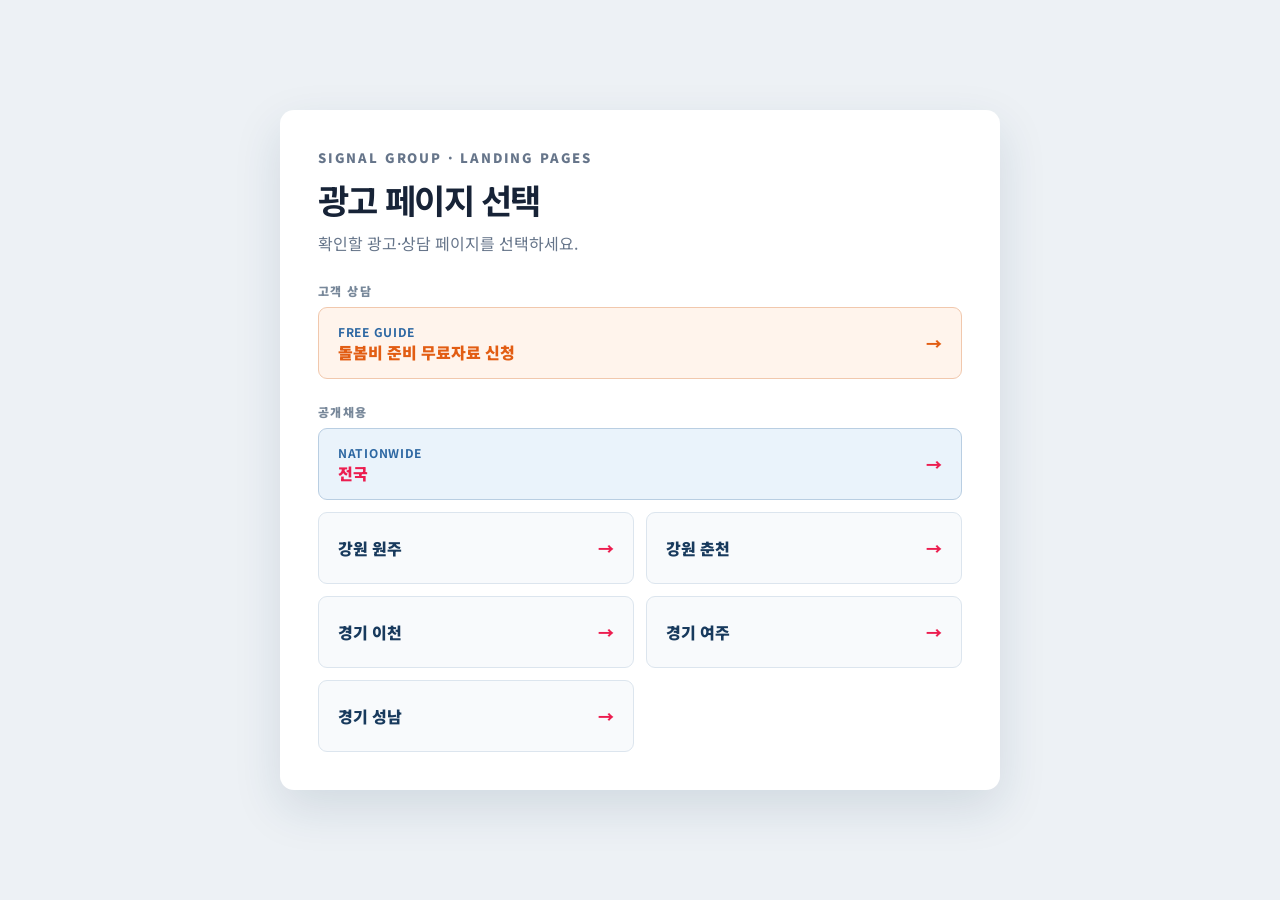
<file: index.html>
<!doctype html>
<html lang="ko">
<head>
  <meta charset="utf-8">
  <meta name="viewport" content="width=device-width,initial-scale=1">
  <meta name="theme-color" content="#102b48">
  <title>시그널그룹 광고 페이지 선택</title>
  <meta name="robots" content="noindex,nofollow">
  <link rel="preconnect" href="https://fonts.googleapis.com">
  <link rel="preconnect" href="https://fonts.gstatic.com" crossorigin>
  <link href="https://fonts.googleapis.com/css2?family=Noto+Sans+KR:wght@500;700;800;900&amp;display=swap" rel="stylesheet">
  <style>
    *{box-sizing:border-box}body{margin:0;min-height:100vh;display:grid;place-items:center;padding:28px;background:#edf1f5;color:#172337;font-family:"Noto Sans KR",sans-serif}.panel{width:min(100%,720px);padding:38px;border-radius:14px;background:#fff;box-shadow:0 18px 48px rgba(24,58,93,.13)}.eyebrow{margin:0;color:#2d67a2;font-size:13px;font-weight:900;letter-spacing:.14em}.panel h1{margin:8px 0 7px;font-size:34px;letter-spacing:-.05em}.panel>p{margin:0;color:#66758a}.grid{display:grid;grid-template-columns:repeat(2,1fr);gap:12px;margin-top:27px}.grid a{display:flex;align-items:center;justify-content:space-between;min-height:72px;padding:0 19px;border:1px solid #dce5ee;border-radius:9px;background:#f8fafc;font-weight:900;text-decoration:none;color:#183a5d;transition:.18s}.grid a:hover,.grid a:focus-visible{border-color:#2d67a2;background:#eaf3fb;transform:translateY(-1px);outline:3px solid rgba(45,103,162,.18);outline-offset:2px}.grid span{color:#ec1d4f}.grid .nationwide{grid-column:1/-1;border-color:#b9cee2;background:#eaf3fb;color:#102b48}.grid .nationwide strong,.grid .customer strong{display:block;color:#2d67a2;font-size:12px;letter-spacing:.06em}.grid .customer{grid-column:1/-1;border-color:#f1c8ad;background:#fff4ec;color:#71320d}.grid .customer span{color:#e25d13}.section-label{grid-column:1/-1;margin:12px 0 -4px;color:#78889a;font-size:12px;font-weight:900;letter-spacing:.12em}.section-label:first-child{margin-top:0}@media(max-width:540px){body{padding:16px}.panel{padding:28px 20px}.panel h1{font-size:28px}.grid{grid-template-columns:1fr}.grid .nationwide,.grid .customer{grid-column:auto}}
  </style>
</head>
<body>
  <main class="panel">
    <p class="eyebrow">SIGNAL GROUP · LANDING PAGES</p>
    <h1>광고 페이지 선택</h1>
    <p>확인할 광고·상담 페이지를 선택하세요.</p>
    <nav class="grid" aria-label="광고 페이지 목록">
      <div class="section-label">고객 상담</div>
      <a class="customer" href="./care/"><span><strong>FREE GUIDE</strong>돌봄비 준비 무료자료 신청</span><span>→</span></a>
      <div class="section-label">공개채용</div>
      <a class="nationwide" href="./all/"><span><strong>NATIONWIDE</strong>전국</span><span>→</span></a>
      <a href="./wj/">강원 원주 <span>→</span></a>
      <a href="./cc/">강원 춘천 <span>→</span></a>
      <a href="./ic/">경기 이천 <span>→</span></a>
      <a href="./yj/">경기 여주 <span>→</span></a>
      <a href="./sn/">경기 성남 <span>→</span></a>
    </nav>
  </main>
</body>
</html>
</file>
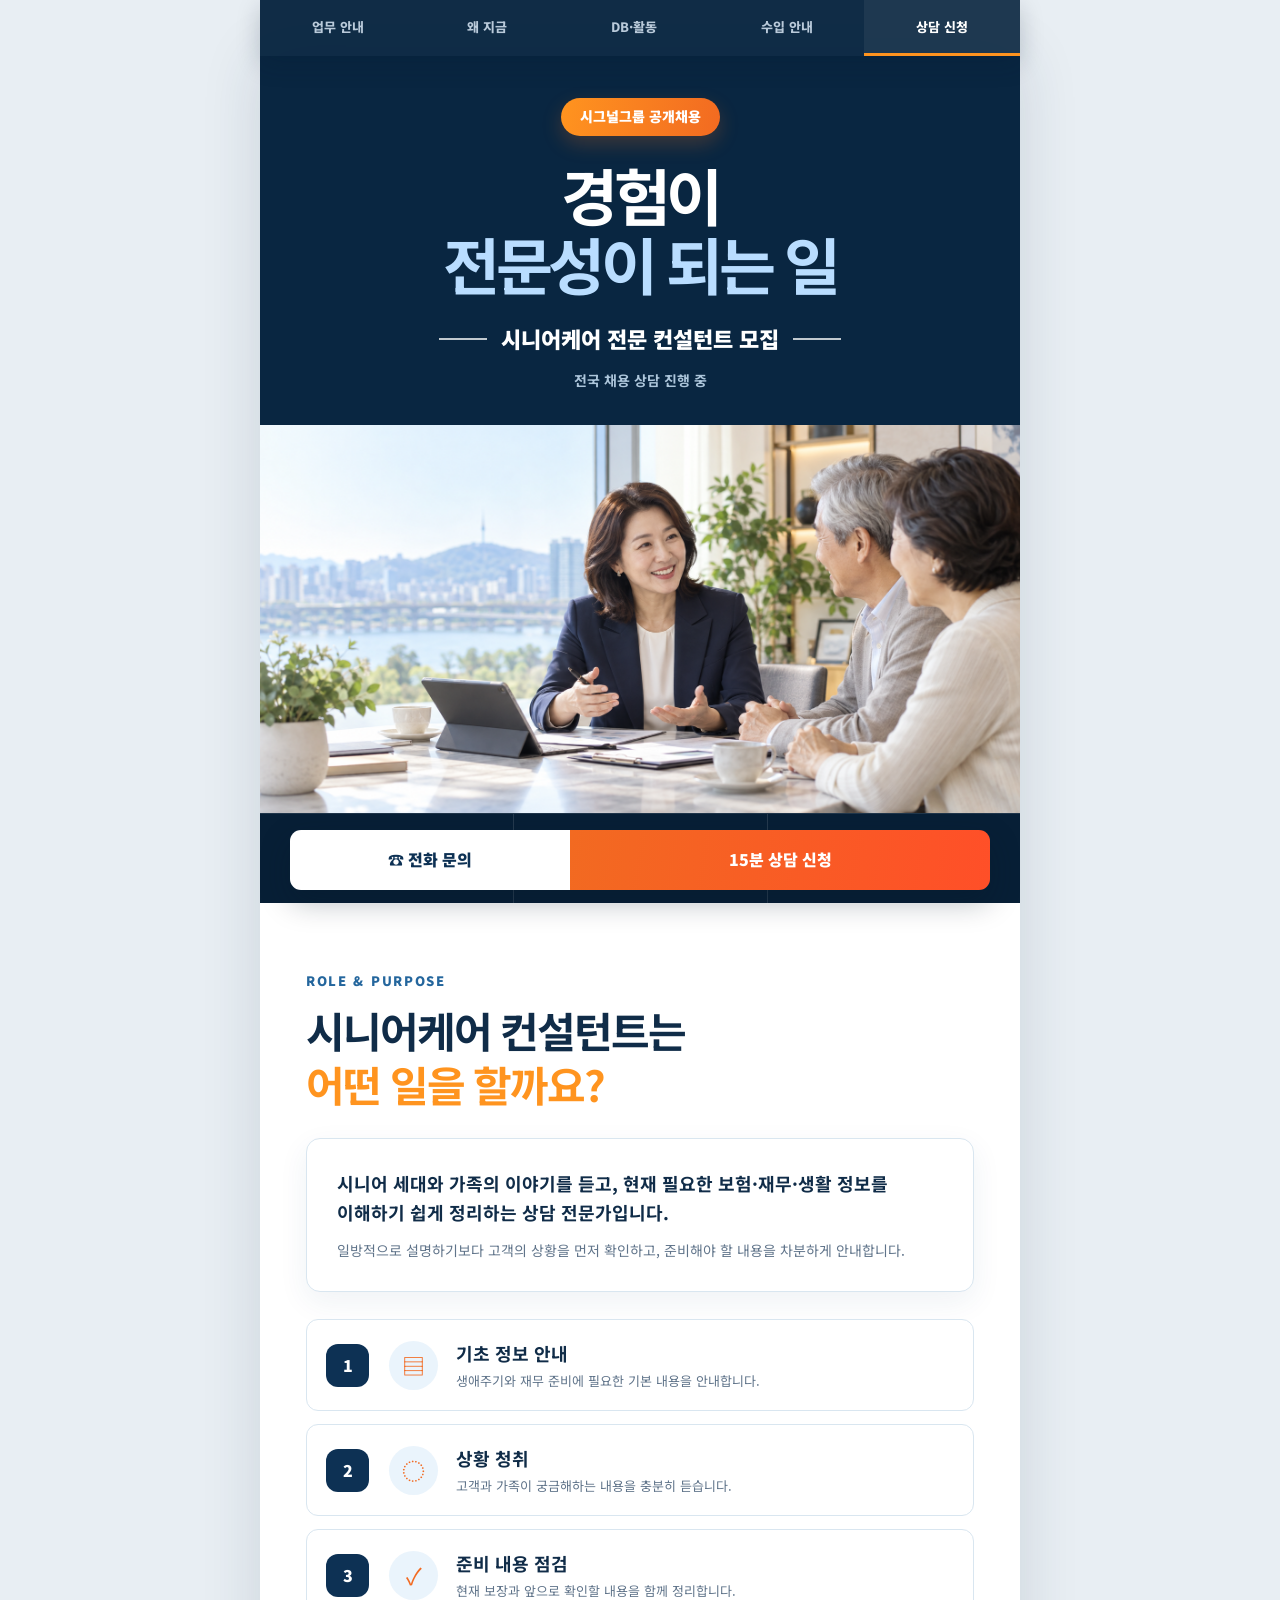
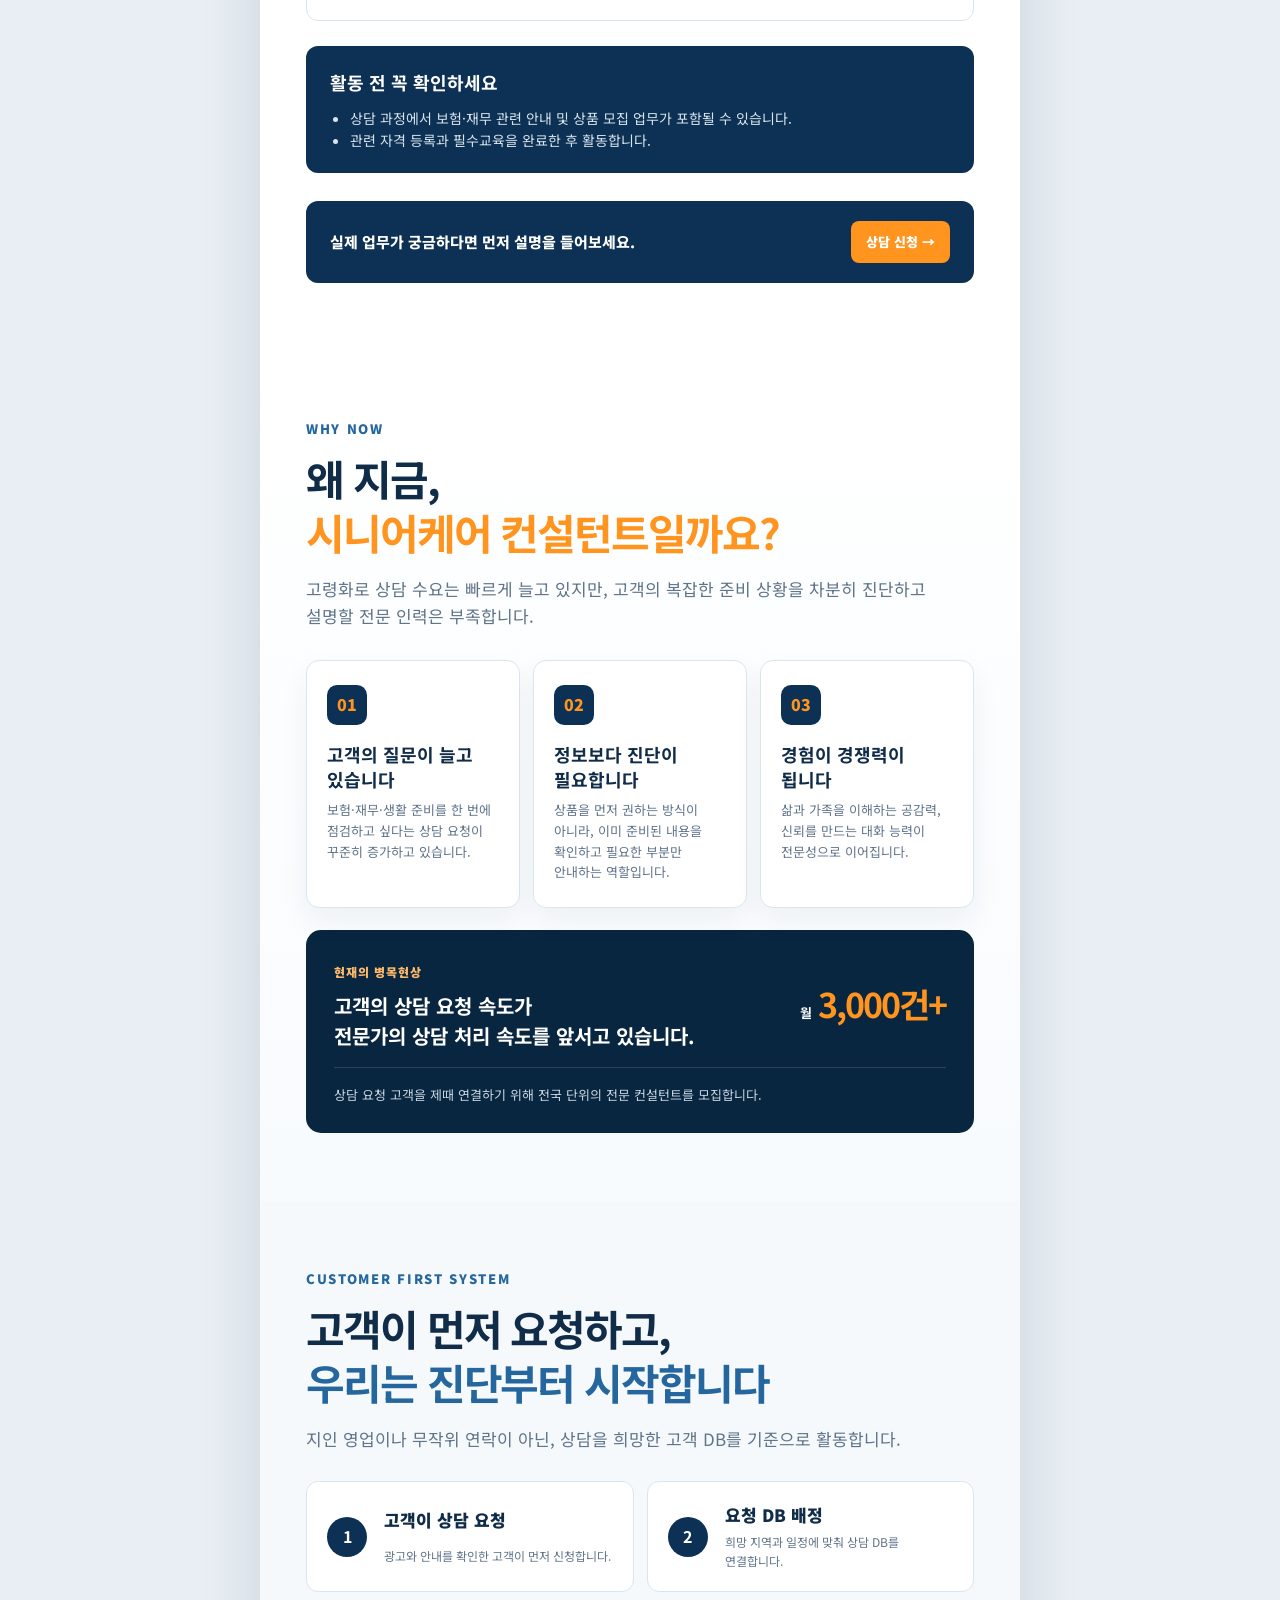
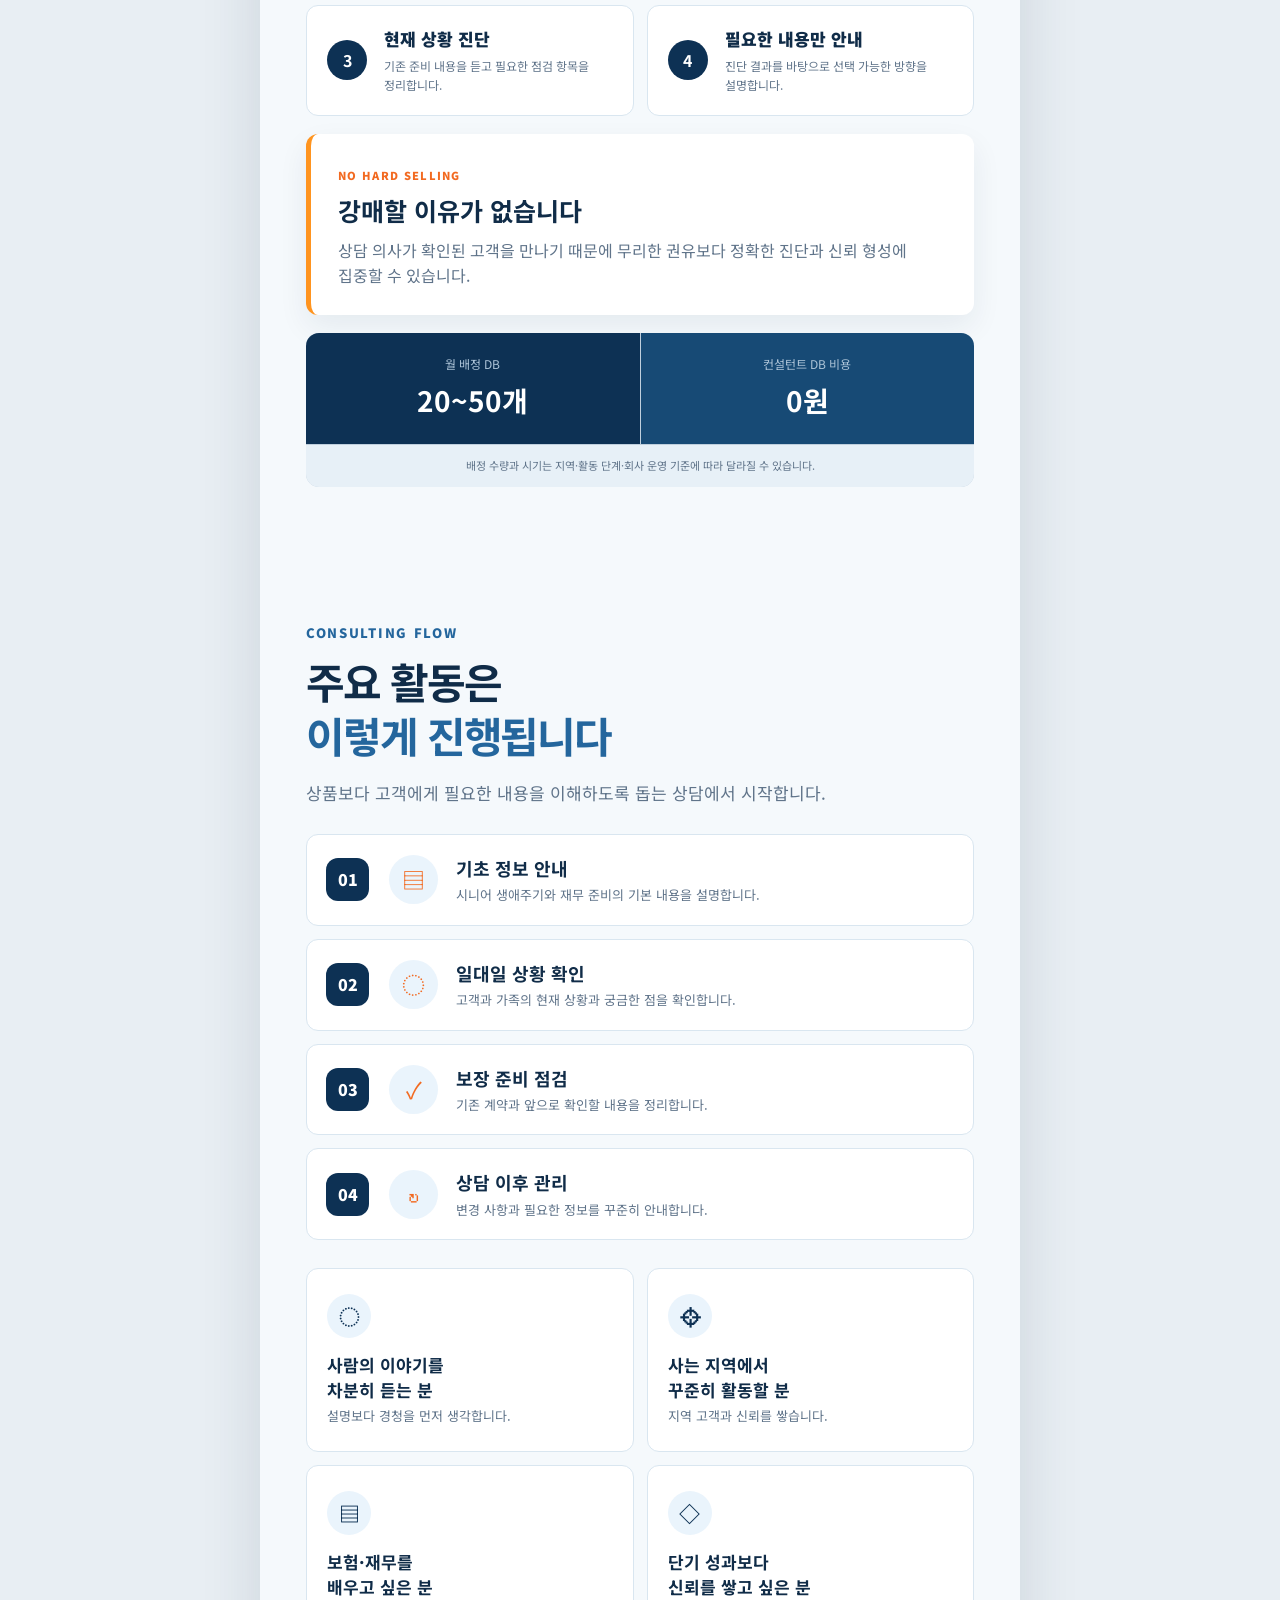
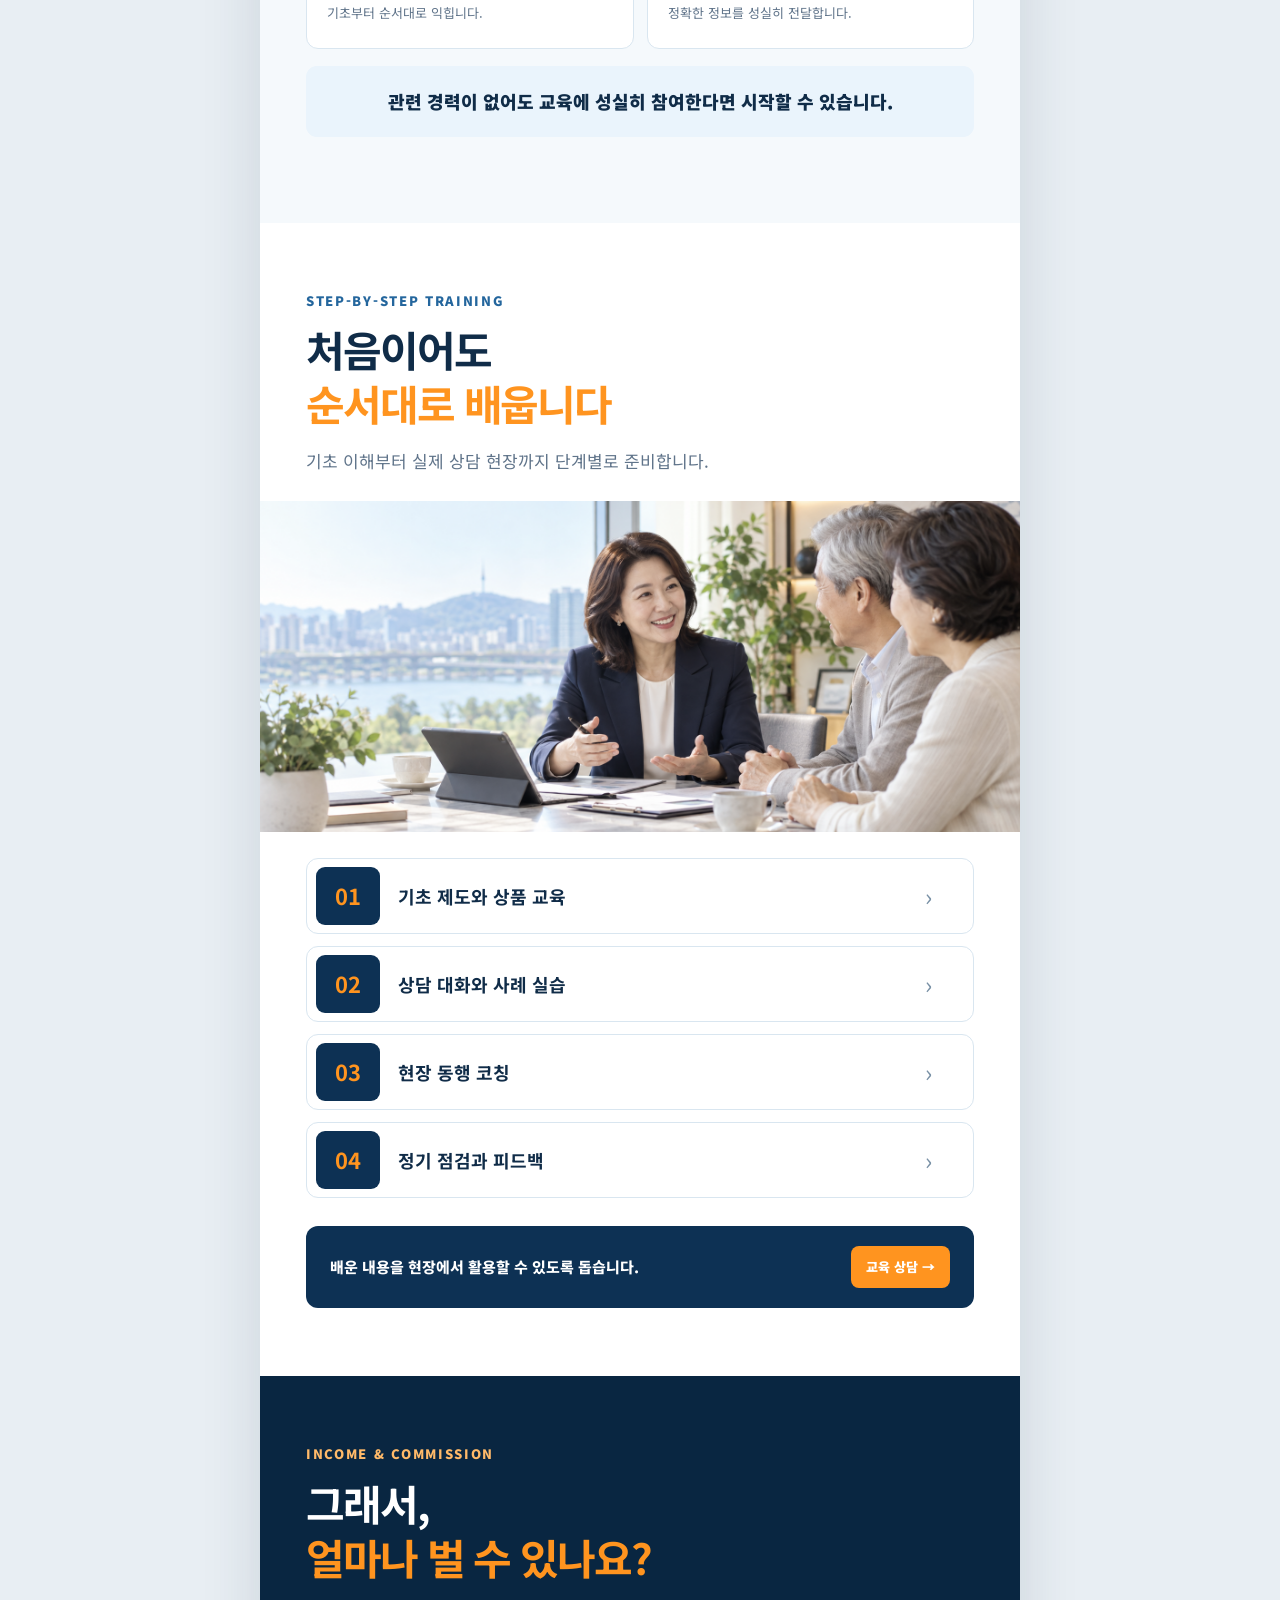
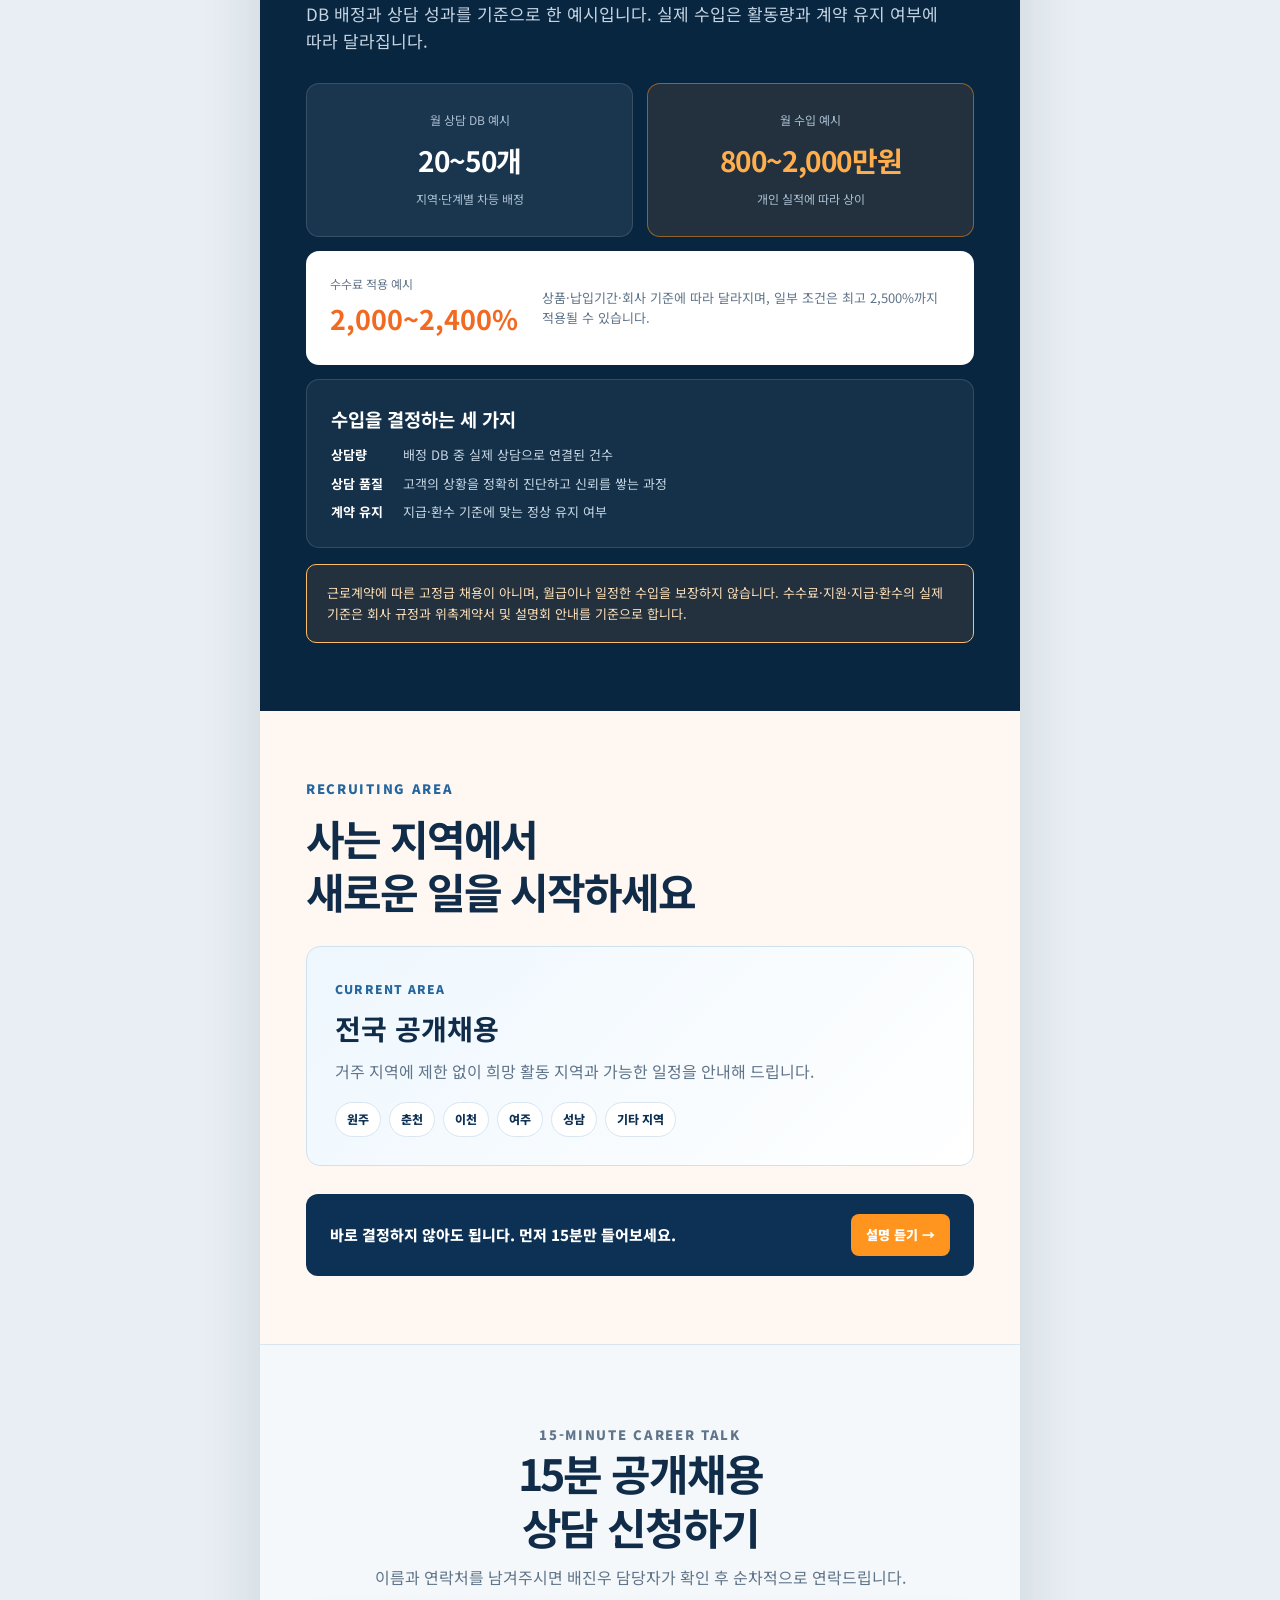
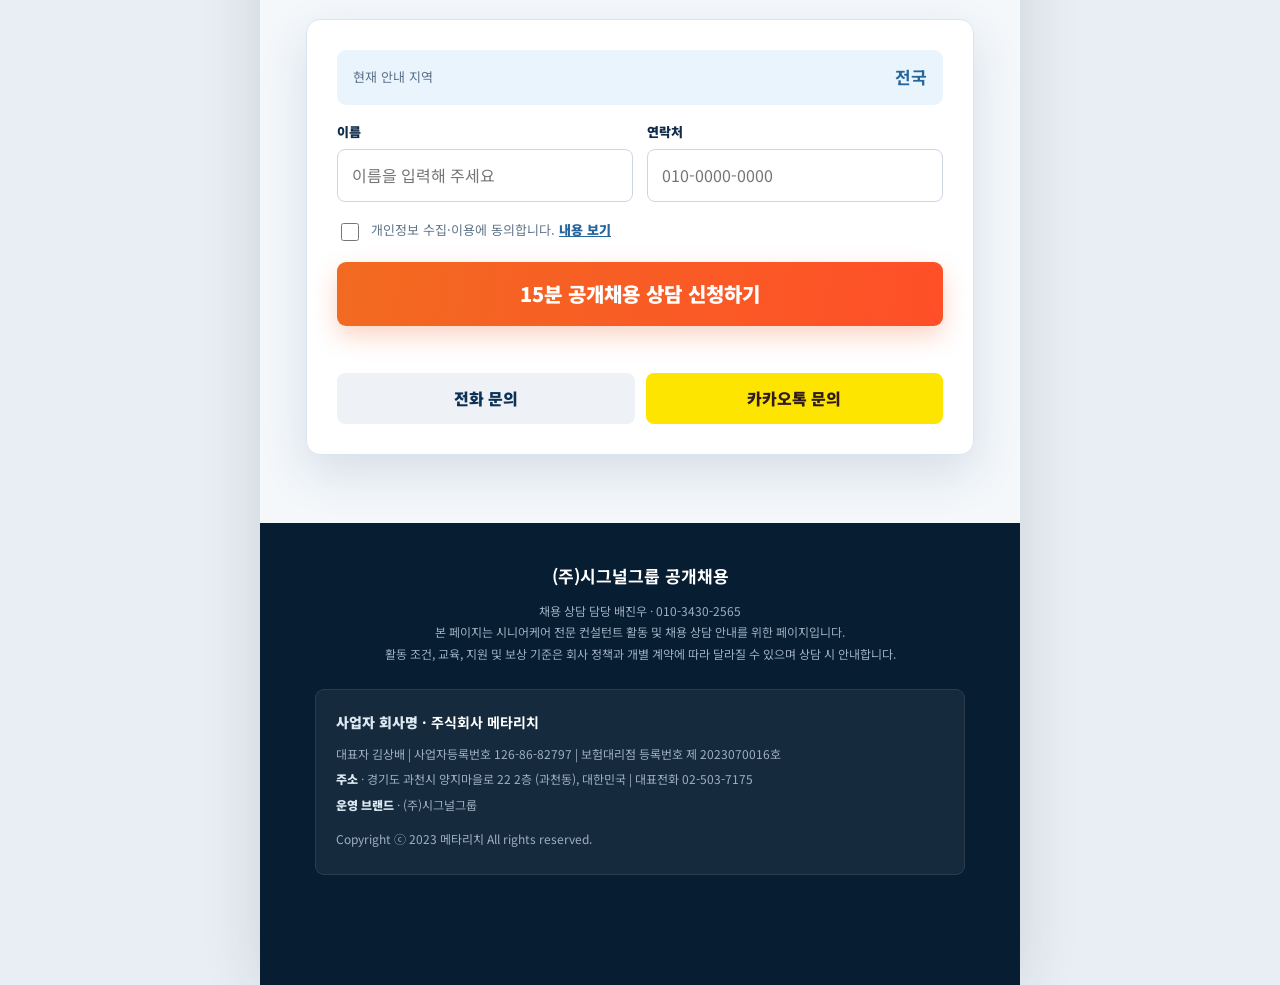
<file: all/index.html>
<!doctype html>
<html lang="ko">
<head>
  <meta charset="utf-8">
  <meta name="viewport" content="width=device-width,initial-scale=1,viewport-fit=cover">
  <meta name="theme-color" content="#092641">
  <title>시니어케어 전문 컨설턴트 공개채용 | 시그널그룹</title>
  <meta name="description" content="시그널그룹 시니어케어 전문 컨설턴트 공개채용 상담 신청.">
  <meta property="og:type" content="website">
  <meta property="og:title" content="시그널그룹 공개채용 · 시니어케어 전문 컨설턴트">
  <meta property="og:description" content="고객 요청 DB를 바탕으로 전국 어디서든 활동하는 시니어케어 전문 컨설턴트 공개채용.">
  <link rel="preconnect" href="https://fonts.googleapis.com">
  <link rel="preconnect" href="https://fonts.gstatic.com" crossorigin>
  <link href="https://fonts.googleapis.com/css2?family=Noto+Sans+KR:wght@400;500;600;700;800;900&amp;display=swap" rel="stylesheet">
  <link rel="stylesheet" href="../assets/recruit.css">
</head>
<body>
<nav class="section-tabs" aria-label="채용 안내 바로가기">
  <a href="#role">업무 안내</a><a href="#why">왜 지금</a><a href="#system">DB·활동</a><a href="#income">수입 안내</a><a href="#apply">상담 신청</a>
</nav>

<main class="page">
  <header class="hero">
    <div class="hero-copy">
      <span class="hero-kicker">시그널그룹 공개채용</span>
      <h1>경험이 <span>전문성이 되는 일</span></h1>
      <p class="hero-role">시니어케어 전문 컨설턴트 모집</p>
      <p class="hero-region"><span data-region>전국</span> 채용 상담 진행 중</p>
    </div>
    <div class="hero-photo" aria-label="시니어 고객과 상담하는 전문 컨설턴트">
      <img class="national-hero" src="../assets/nationwide-consulting-hero.png" alt="시니어 고객과 상담 중인 전문 컨설턴트">
    </div>
    <div class="hero-points">
      <div class="hero-point"><span>고객 연결</span><strong>요청 DB 배정</strong></div>
      <div class="hero-point"><span>활동 범위</span><strong>전국 어디서나</strong></div>
      <div class="hero-point"><span>지원 절차</span><strong>15분 설명회</strong></div>
    </div>
  </header>

  <section class="section" id="role">
    <p class="eyebrow">ROLE &amp; PURPOSE</p>
    <h2 class="section-title">시니어케어 컨설턴트는<br><span class="orange">어떤 일을 할까요?</span></h2>
    <div class="intro-card reveal">
      <p>시니어 세대와 가족의 이야기를 듣고, 현재 필요한 보험·재무·생활 정보를 이해하기 쉽게 정리하는 상담 전문가입니다.</p>
      <small>일방적으로 설명하기보다 고객의 상황을 먼저 확인하고, 준비해야 할 내용을 차분하게 안내합니다.</small>
    </div>
    <div class="step-list reveal">
      <article class="step-card"><span class="step-num">1</span><span class="step-icon">▤</span><div><h3>기초 정보 안내</h3><p>생애주기와 재무 준비에 필요한 기본 내용을 안내합니다.</p></div></article>
      <article class="step-card"><span class="step-num">2</span><span class="step-icon">◌</span><div><h3>상황 청취</h3><p>고객과 가족이 궁금해하는 내용을 충분히 듣습니다.</p></div></article>
      <article class="step-card"><span class="step-num">3</span><span class="step-icon">✓</span><div><h3>준비 내용 점검</h3><p>현재 보장과 앞으로 확인할 내용을 함께 정리합니다.</p></div></article>
    </div>
    <div class="notice-box reveal">
      <h3>활동 전 꼭 확인하세요</h3>
      <ul><li>상담 과정에서 보험·재무 관련 안내 및 상품 모집 업무가 포함될 수 있습니다.</li><li>관련 자격 등록과 필수교육을 완료한 후 활동합니다.</li></ul>
    </div>
    <div class="inline-cta"><p>실제 업무가 궁금하다면 먼저 설명을 들어보세요.</p><a href="#apply">상담 신청 →</a></div>
  </section>

  <section class="section why-section" id="why">
    <p class="eyebrow">WHY NOW</p>
    <h2 class="section-title">왜 지금,<br><span class="orange">시니어케어 컨설턴트일까요?</span></h2>
    <p class="section-lead">고령화로 상담 수요는 빠르게 늘고 있지만, 고객의 복잡한 준비 상황을 차분히 진단하고 설명할 전문 인력은 부족합니다.</p>
    <div class="why-grid reveal">
      <article><span>01</span><h3>고객의 질문이 늘고 있습니다</h3><p>보험·재무·생활 준비를 한 번에 점검하고 싶다는 상담 요청이 꾸준히 증가하고 있습니다.</p></article>
      <article><span>02</span><h3>정보보다 진단이 필요합니다</h3><p>상품을 먼저 권하는 방식이 아니라, 이미 준비된 내용을 확인하고 필요한 부분만 안내하는 역할입니다.</p></article>
      <article><span>03</span><h3>경험이 경쟁력이 됩니다</h3><p>삶과 가족을 이해하는 공감력, 신뢰를 만드는 대화 능력이 전문성으로 이어집니다.</p></article>
    </div>
    <div class="bottleneck reveal">
      <div><span>현재의 병목현상</span><h3>고객의 상담 요청 속도가<br>전문가의 상담 처리 속도를 앞서고 있습니다.</h3></div>
      <strong><em>월</em> 3,000건+</strong>
      <p>상담 요청 고객을 제때 연결하기 위해 전국 단위의 전문 컨설턴트를 모집합니다.</p>
    </div>
  </section>

  <section class="section soft" id="system">
    <p class="eyebrow">CUSTOMER FIRST SYSTEM</p>
    <h2 class="section-title">고객이 먼저 요청하고,<br><span class="blue">우리는 진단부터 시작합니다</span></h2>
    <p class="section-lead">지인 영업이나 무작위 연락이 아닌, 상담을 희망한 고객 DB를 기준으로 활동합니다.</p>
    <div class="system-flow reveal">
      <article><b>1</b><span>고객이 상담 요청</span><small>광고와 안내를 확인한 고객이 먼저 신청합니다.</small></article>
      <article><b>2</b><span>요청 DB 배정</span><small>희망 지역과 일정에 맞춰 상담 DB를 연결합니다.</small></article>
      <article><b>3</b><span>현재 상황 진단</span><small>기존 준비 내용을 듣고 필요한 점검 항목을 정리합니다.</small></article>
      <article><b>4</b><span>필요한 내용만 안내</span><small>진단 결과를 바탕으로 선택 가능한 방향을 설명합니다.</small></article>
    </div>
    <div class="no-pressure reveal"><span>NO HARD SELLING</span><h3>강매할 이유가 없습니다</h3><p>상담 의사가 확인된 고객을 만나기 때문에 무리한 권유보다 정확한 진단과 신뢰 형성에 집중할 수 있습니다.</p></div>
    <div class="db-band reveal"><div><span>월 배정 DB</span><strong>20~50개</strong></div><div><span>컨설턴트 DB 비용</span><strong>0원</strong></div><p>배정 수량과 시기는 지역·활동 단계·회사 운영 기준에 따라 달라질 수 있습니다.</p></div>
  </section>

  <section class="section soft" id="process">
    <p class="eyebrow">CONSULTING FLOW</p>
    <h2 class="section-title">주요 활동은<br><span class="blue">이렇게 진행됩니다</span></h2>
    <p class="section-lead">상품보다 고객에게 필요한 내용을 이해하도록 돕는 상담에서 시작합니다.</p>
    <div class="step-list reveal">
      <article class="step-card"><span class="step-num">01</span><span class="step-icon">▤</span><div><h3>기초 정보 안내</h3><p>시니어 생애주기와 재무 준비의 기본 내용을 설명합니다.</p></div></article>
      <article class="step-card"><span class="step-num">02</span><span class="step-icon">◌</span><div><h3>일대일 상황 확인</h3><p>고객과 가족의 현재 상황과 궁금한 점을 확인합니다.</p></div></article>
      <article class="step-card"><span class="step-num">03</span><span class="step-icon">✓</span><div><h3>보장 준비 점검</h3><p>기존 계약과 앞으로 확인할 내용을 정리합니다.</p></div></article>
      <article class="step-card"><span class="step-num">04</span><span class="step-icon">↻</span><div><h3>상담 이후 관리</h3><p>변경 사항과 필요한 정보를 꾸준히 안내합니다.</p></div></article>
    </div>
    <div class="fit-grid reveal">
      <article class="fit-card"><b>◌</b><h3>사람의 이야기를<br>차분히 듣는 분</h3><p>설명보다 경청을 먼저 생각합니다.</p></article>
      <article class="fit-card"><b>⌖</b><h3>사는 지역에서<br>꾸준히 활동할 분</h3><p>지역 고객과 신뢰를 쌓습니다.</p></article>
      <article class="fit-card"><b>▤</b><h3>보험·재무를<br>배우고 싶은 분</h3><p>기초부터 순서대로 익힙니다.</p></article>
      <article class="fit-card"><b>◇</b><h3>단기 성과보다<br>신뢰를 쌓고 싶은 분</h3><p>정확한 정보를 성실히 전달합니다.</p></article>
    </div>
    <p class="fit-result">관련 경력이 없어도 교육에 성실히 참여한다면 시작할 수 있습니다.</p>
  </section>

  <section class="section" id="training">
    <p class="eyebrow">STEP-BY-STEP TRAINING</p>
    <h2 class="section-title">처음이어도<br><span class="orange">순서대로 배웁니다</span></h2>
    <p class="section-lead">기초 이해부터 실제 상담 현장까지 단계별로 준비합니다.</p>
    <div class="training-photo"><img class="national-hero" src="../assets/nationwide-consulting-hero.png" alt="상담 교육과 코칭 이미지"></div>
    <div class="training-list reveal">
      <div class="training-item"><b>01</b><strong>기초 제도와 상품 교육</strong><span>›</span></div>
      <div class="training-item"><b>02</b><strong>상담 대화와 사례 실습</strong><span>›</span></div>
      <div class="training-item"><b>03</b><strong>현장 동행 코칭</strong><span>›</span></div>
      <div class="training-item"><b>04</b><strong>정기 점검과 피드백</strong><span>›</span></div>
    </div>
    <div class="inline-cta"><p>배운 내용을 현장에서 활용할 수 있도록 돕습니다.</p><a href="#apply">교육 상담 →</a></div>
  </section>

  <section class="section dark" id="income">
    <p class="eyebrow">INCOME &amp; COMMISSION</p>
    <h2 class="section-title">그래서,<br><span class="orange">얼마나 벌 수 있나요?</span></h2>
    <p class="section-lead">DB 배정과 상담 성과를 기준으로 한 예시입니다. 실제 수입은 활동량과 계약 유지 여부에 따라 달라집니다.</p>
    <div class="income-summary reveal">
      <article><span>월 상담 DB 예시</span><strong>20~50개</strong><small>지역·단계별 차등 배정</small></article>
      <article class="accent"><span>월 수입 예시</span><strong>800~2,000만원</strong><small>개인 실적에 따라 상이</small></article>
    </div>
    <div class="commission-panel reveal">
      <div><span>수수료 적용 예시</span><strong>2,000~2,400%</strong></div>
      <p>상품·납입기간·회사 기준에 따라 달라지며, 일부 조건은 최고 2,500%까지 적용될 수 있습니다.</p>
    </div>
    <div class="income-note reveal"><h3>수입을 결정하는 세 가지</h3><ul><li><b>상담량</b> 배정 DB 중 실제 상담으로 연결된 건수</li><li><b>상담 품질</b> 고객의 상황을 정확히 진단하고 신뢰를 쌓는 과정</li><li><b>계약 유지</b> 지급·환수 기준에 맞는 정상 유지 여부</li></ul></div>
    <div class="condition-alert">근로계약에 따른 고정급 채용이 아니며, 월급이나 일정한 수입을 보장하지 않습니다. 수수료·지원·지급·환수의 실제 기준은 회사 규정과 위촉계약서 및 설명회 안내를 기준으로 합니다.</div>
  </section>

  <section class="section warm" id="area">
    <p class="eyebrow">RECRUITING AREA</p>
    <h2 class="section-title">사는 지역에서<br>새로운 일을 시작하세요</h2>
    <div class="area-box reveal">
      <span class="area-label">CURRENT AREA</span>
      <h3 data-regional-only><span data-region>전국</span> 공개채용</h3>
      <h3 data-national-only>전국 공개채용</h3>
      <p>거주 지역에 제한 없이 희망 활동 지역과 가능한 일정을 안내해 드립니다.</p>
      <div class="area-list"><span>원주</span><span>춘천</span><span>이천</span><span>여주</span><span>성남</span><span>기타 지역</span></div>
    </div>
    <div class="inline-cta"><p>바로 결정하지 않아도 됩니다. 먼저 15분만 들어보세요.</p><a href="#apply">설명 듣기 →</a></div>
  </section>

  <section class="section apply" id="apply">
    <div class="apply-head">
      <p class="eyebrow">15-MINUTE CAREER TALK</p>
      <h2>15분 공개채용<br>상담 신청하기</h2>
      <p>이름과 연락처를 남겨주시면 배진우 담당자가 확인 후 순차적으로 연락드립니다.</p>
    </div>
    <form class="form-card" id="leadForm" novalidate>
      <div class="region-context"><span>현재 안내 지역</span><strong data-region>전국</strong></div>
      <div class="fields">
        <div class="field"><label for="name">이름</label><input id="name" name="name" autocomplete="name" maxlength="30" required placeholder="이름을 입력해 주세요"></div>
        <div class="field"><label for="phone">연락처</label><input id="phone" name="phone" type="tel" inputmode="numeric" autocomplete="tel" maxlength="13" required placeholder="010-0000-0000"></div>
      </div>
      <div class="honeypot" aria-hidden="true"><label for="website">웹사이트</label><input id="website" name="website" tabindex="-1" autocomplete="off"></div>
      <label class="privacy"><input type="checkbox" name="privacy" required><span>개인정보 수집·이용에 동의합니다. <button type="button" id="privacyOpen">내용 보기</button></span></label>
      <button class="submit" type="submit">15분 공개채용 상담 신청하기</button>
      <p class="form-message" role="status" aria-live="polite"></p>
      <div class="direct"><a class="contact-btn phone" href="tel:010-3430-2565">전화 문의</a><a class="contact-btn kakao" href="https://open.kakao.com/o/sdqVm6Qg" target="_blank" rel="noopener">카카오톡 문의</a></div>
    </form>
  </section>

  <footer>
    <strong>(주)시그널그룹 공개채용</strong>
    <div>채용 상담 담당 배진우 · 010-3430-2565</div>
    <div>본 페이지는 시니어케어 전문 컨설턴트 활동 및 채용 상담 안내를 위한 페이지입니다.</div>
    <div>활동 조건, 교육, 지원 및 보상 기준은 회사 정책과 개별 계약에 따라 달라질 수 있으며 상담 시 안내합니다.</div>
    <div class="legal-company"><b><span class="info-label">사업자 회사명</span> · 주식회사 메타리치</b><p>대표자 김상배 | 사업자등록번호 126-86-82797 | 보험대리점 등록번호 제 2023070016호</p><p><span class="info-label">주소</span> · 경기도 과천시 양지마을로 22 2층 (과천동), 대한민국 | 대표전화 02-503-7175</p><p><span class="info-label">운영 브랜드</span> · (주)시그널그룹</p><p class="copyright">Copyright ⓒ 2023 메타리치 All rights reserved.</p></div>
  </footer>
</main>

<nav class="sticky" aria-label="빠른 문의"><a class="phone" href="tel:010-3430-2565">☎ 전화 문의</a><a class="apply-link" href="#apply">15분 상담 신청</a></nav>
<div class="modal" id="privacyModal" role="dialog" aria-modal="true" aria-labelledby="privacyTitle"><div class="modal-box"><h3 id="privacyTitle">개인정보 수집 및 이용 안내</h3><p>수집 항목: 이름, 연락처, 접속 페이지의 안내 지역</p><p>수집 목적: 공개채용 상담 및 활동 안내</p><p>보유 기간: 상담 및 채용 절차 종료 후 지체 없이 파기하며, 관계 법령에 따라 보관이 필요한 경우 해당 기간 동안 보관합니다.</p><p>동의를 거부할 수 있으며, 거부 시 상담 신청이 제한될 수 있습니다.</p><button type="button" id="privacyClose">확인</button></div></div>
<div class="modal" id="successModal" role="dialog" aria-modal="true" aria-labelledby="successTitle"><div class="modal-box"><h3 id="successTitle">상담 신청이 접수되었습니다</h3><p>배진우 담당자가 신청 내용을 확인한 후 순차적으로 연락드리겠습니다.</p><button type="button" id="successClose">확인</button></div></div>
<noscript>상담 신청을 위해 자바스크립트를 활성화해 주세요.</noscript>
<script src="../assets/recruit.js"></script>
</body>
</html>
</file>
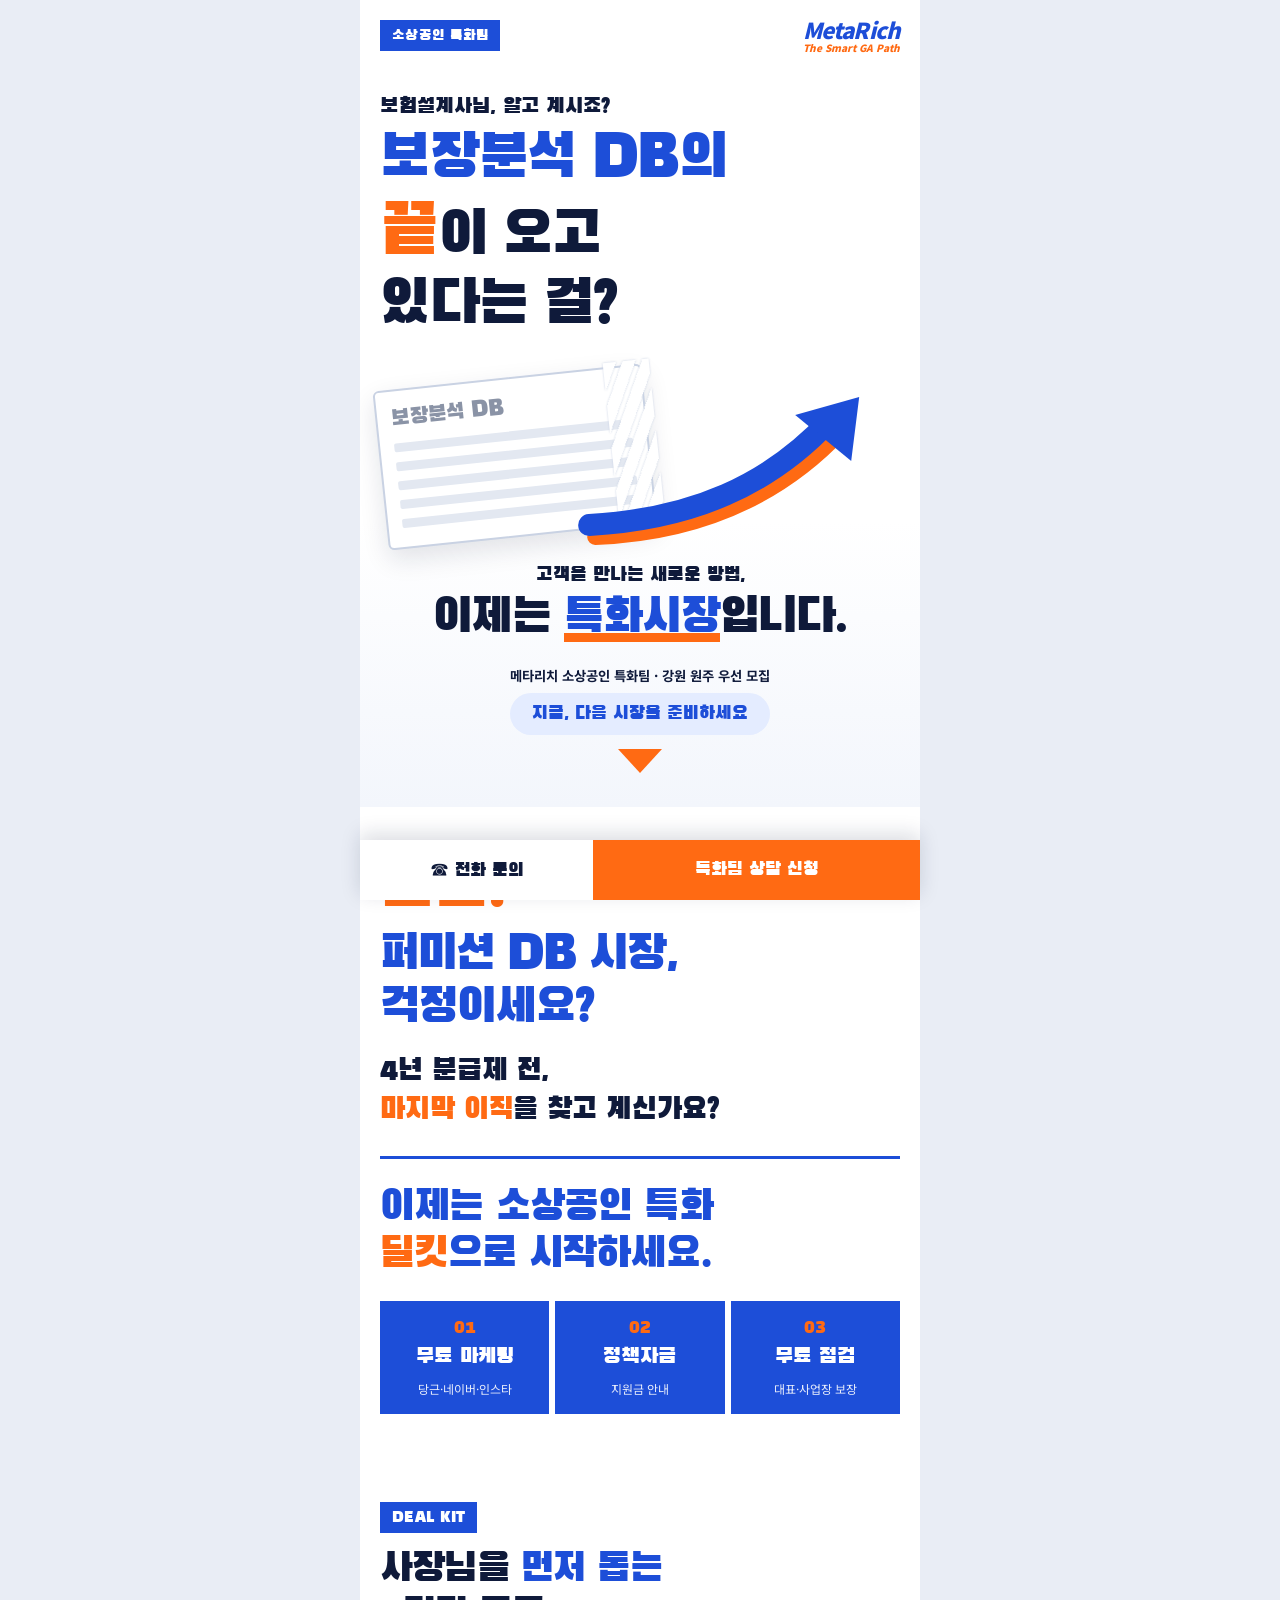
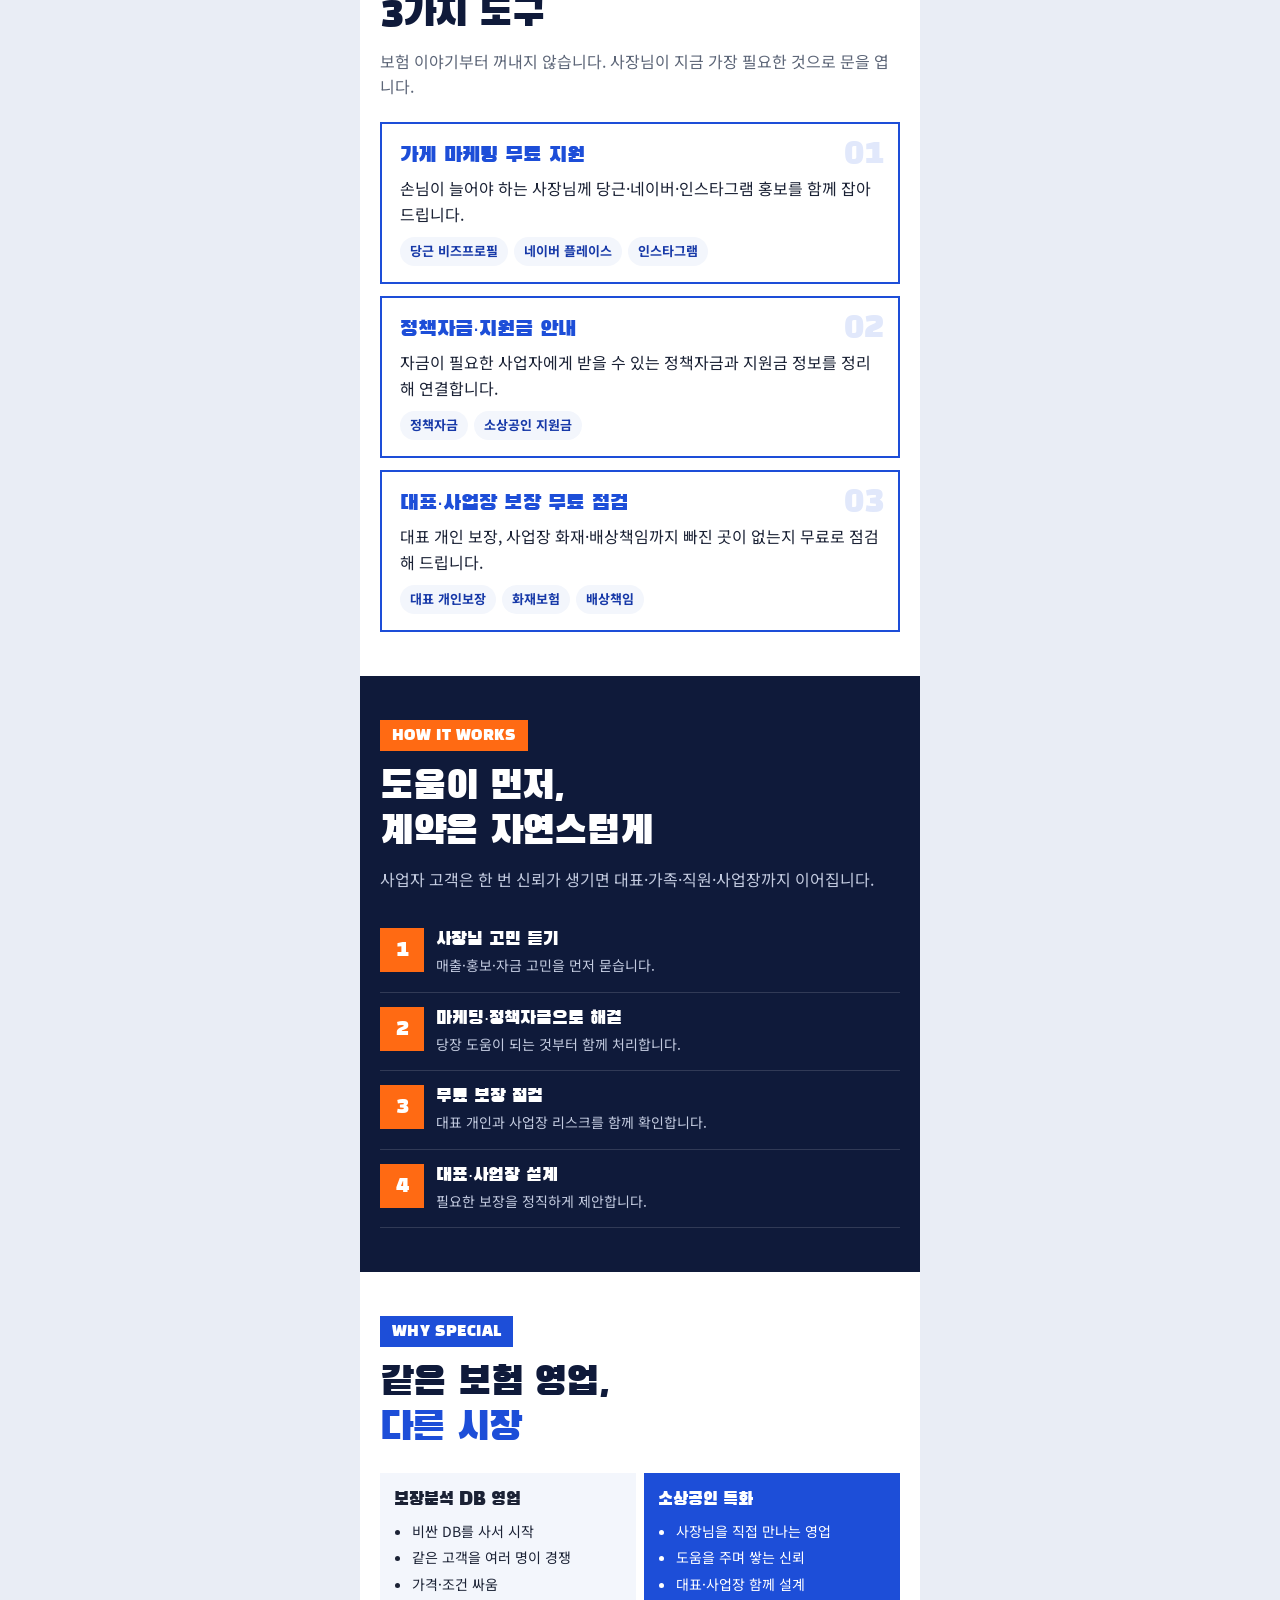
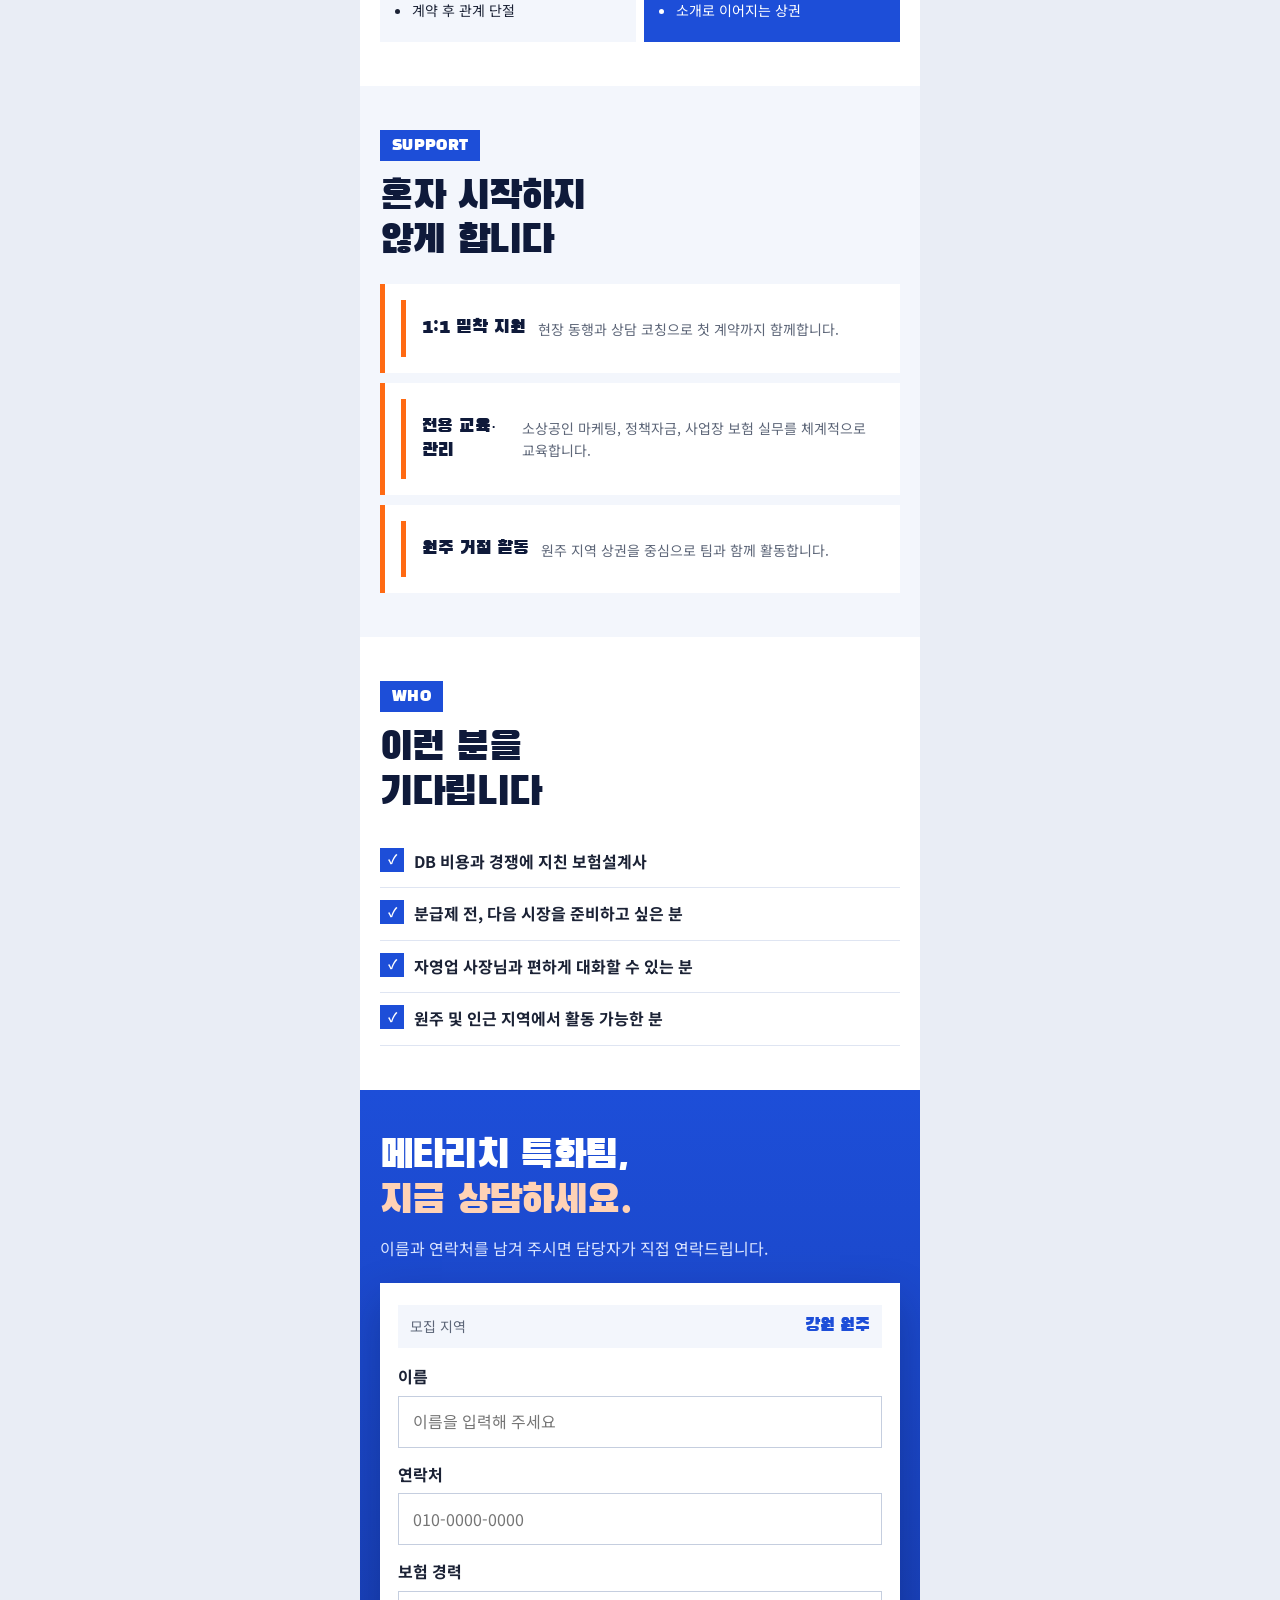
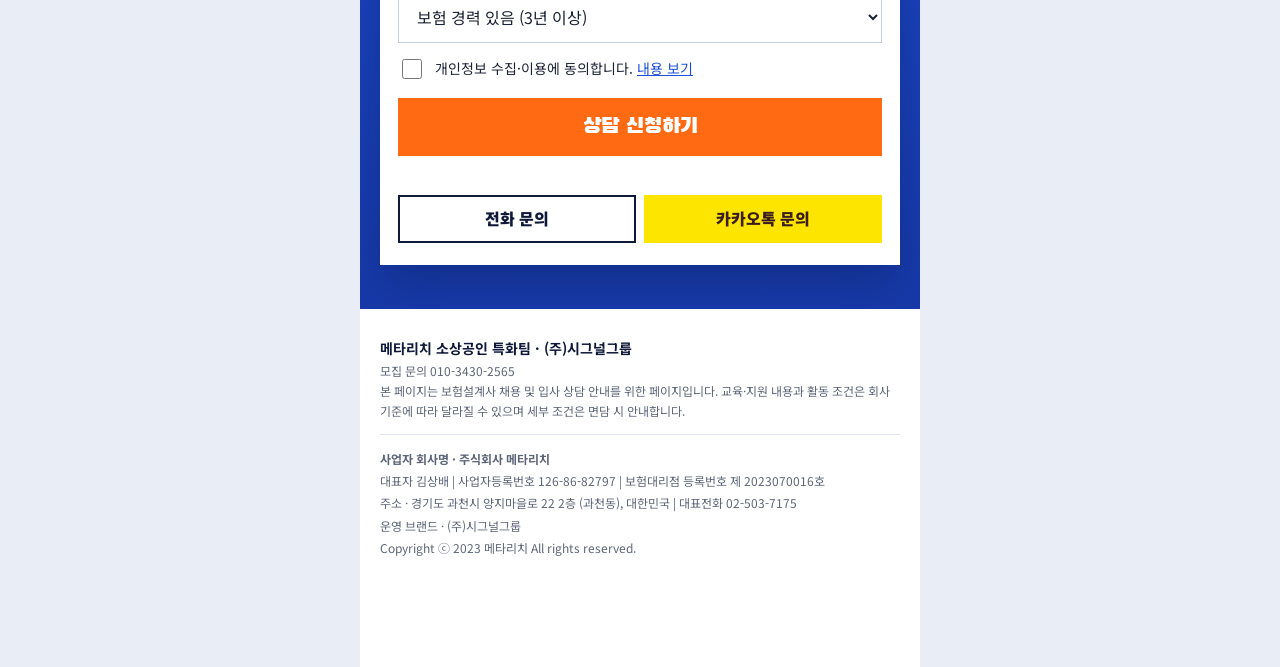
<file: biz/index.html>
<!doctype html>
<html lang="ko">
<head>
  <meta charset="utf-8">
  <meta name="viewport" content="width=device-width,initial-scale=1,viewport-fit=cover">
  <meta name="theme-color" content="#1d4ed8">
  <title>원주 소상공인 특화팀 모집 | 메타리치 · (주)시그널그룹</title>
  <meta name="description" content="보장분석 DB 다음은 특화시장. 원주 소상공인 특화팀에서 사업자 고객을 직접 만나는 영업을 시작하세요.">
  <meta property="og:type" content="website">
  <meta property="og:title" content="원주 소상공인 특화팀 모집">
  <meta property="og:description" content="마케팅·정책자금·사업장 보장점검으로 사장님을 먼저 돕는 영업. 메타리치 소상공인 특화팀.">
  <link rel="preconnect" href="https://fonts.googleapis.com">
  <link rel="preconnect" href="https://fonts.gstatic.com" crossorigin>
  <link href="https://fonts.googleapis.com/css2?family=Black+Han+Sans&amp;family=Noto+Sans+KR:wght@400;500;700;900&amp;display=swap" rel="stylesheet">
  <style>
    :root{--blue:#1d4ed8;--blue-d:#1739a8;--orange:#ff6a13;--navy:#0f1a3a;--ink:#1b2235;--muted:#5d6678;--line:#dfe5f2;--paper:#f3f6fc}
    *{box-sizing:border-box}
    html{scroll-behavior:smooth}
    body{margin:0;background:#e9edf5;color:var(--ink);font-family:'Noto Sans KR',sans-serif;line-height:1.6;-webkit-font-smoothing:antialiased}
    .page{max-width:560px;margin:0 auto;background:#fff;overflow:hidden;padding-bottom:76px}
    .display{font-family:'Black Han Sans','Noto Sans KR',sans-serif;font-weight:400;letter-spacing:-.02em;line-height:1.12;margin:0}
    .blue{color:var(--blue)}.orange{color:var(--orange)}.navy{color:var(--navy)}
    .brand{display:flex;justify-content:space-between;align-items:center;padding:18px 20px 0}
    .brand-logo{font:italic 900 22px/1 'Noto Sans KR',sans-serif;color:var(--blue);letter-spacing:-.04em}
    .brand-logo small{display:block;font-size:10px;font-style:italic;color:var(--orange);letter-spacing:0;margin-top:3px;text-align:right}
    .tag{display:inline-block;background:var(--blue);color:#fff;font:400 15px 'Black Han Sans',sans-serif;padding:6px 12px;letter-spacing:.02em}
    .hero{padding:22px 20px 34px;background:linear-gradient(180deg,#fff 0%,#fff 62%,var(--paper) 100%);position:relative}
    .hero .ask{font:400 22px 'Black Han Sans',sans-serif;color:var(--navy);margin:18px 0 6px}
    .hero h1{font-size:clamp(40px,11.5vw,60px);color:var(--navy)}
    .hero h1 .end{color:var(--orange);font-size:1.18em}
    .hero-visual{position:relative;height:190px;margin:22px 0 10px}
    .db-card{position:absolute;left:0;top:14px;width:52%;height:160px;background:#fff;border:2px solid #c9d2e3;border-radius:6px;padding:14px;transform:rotate(-6deg);box-shadow:0 10px 26px rgba(15,26,58,.12)}
    .db-card b{font:400 22px 'Black Han Sans',sans-serif;color:#8a93a6}
    .db-card i{display:block;height:9px;background:#e3e8f1;margin-top:10px;border-radius:2px}
    .db-card:after{content:"";position:absolute;right:-10px;top:-6px;bottom:-6px;width:46px;background:repeating-linear-gradient(115deg,#fff 0 12px,transparent 12px 18px);filter:drop-shadow(0 0 1px #c9d2e3)}
    .arrow{position:absolute;right:0;bottom:6px;width:62%;height:150px}
    .arrow svg{width:100%;height:100%}
    .hero .new{text-align:center;margin-top:8px}
    .hero .new p{font:400 20px 'Black Han Sans',sans-serif;color:var(--navy);margin:0 0 4px}
    .hero .new h2{font-size:clamp(34px,9.6vw,48px);color:var(--navy)}
    .hero .new h2 span{color:var(--blue);background:linear-gradient(transparent 82%,var(--orange) 82%)}
    .hero .recruit{margin:20px auto 0;text-align:center}
    .hero .recruit small{display:block;font-weight:700;color:var(--navy);margin-bottom:6px}
    .pill{display:inline-block;background:#e4ecff;color:var(--blue);font:400 19px 'Black Han Sans',sans-serif;padding:9px 22px;border-radius:999px}
    .down{display:block;margin:14px auto 0;width:0;height:0;border-left:22px solid transparent;border-right:22px solid transparent;border-top:24px solid var(--orange)}
    section{padding:44px 20px}
    .wait h2{font-size:clamp(46px,13vw,66px);color:var(--orange)}
    .wait h3{font-size:clamp(34px,9.6vw,48px);color:var(--blue);margin-top:4px}
    .wait .q{font:400 clamp(22px,6.2vw,30px)/1.3 'Black Han Sans',sans-serif;color:var(--navy);margin:16px 0 0}
    .rule{height:3px;background:var(--blue);margin:26px 0}
    .wait .now{font-size:clamp(30px,8.6vw,42px);color:var(--blue)}
    .wait .now em{font-style:normal;color:var(--orange)}
    .three{display:grid;grid-template-columns:repeat(3,1fr);gap:6px;margin-top:22px}
    .three div{background:var(--blue);color:#fff;text-align:center;padding:16px 6px 14px}
    .three b{display:block;font:400 18px 'Black Han Sans',sans-serif;color:var(--orange)}
    .three strong{display:block;font:400 clamp(17px,4.8vw,22px)/1.2 'Black Han Sans',sans-serif;margin:4px 0}
    .three span{font-size:12px;opacity:.9}
    .sec-tag{margin-bottom:14px}
    .sec-title{font-size:clamp(30px,8.4vw,40px);color:var(--navy)}
    .lead{color:var(--muted);margin:12px 0 0;font-size:16px}
    .kit{display:grid;gap:12px;margin-top:22px}
    .kit article{border:2px solid var(--blue);padding:18px 18px 16px;position:relative;background:#fff}
    .kit article:before{content:attr(data-n);position:absolute;right:14px;top:8px;font:400 34px 'Black Han Sans',sans-serif;color:#e1e8fb}
    .kit h3{font:400 22px 'Black Han Sans',sans-serif;color:var(--blue);margin:0 0 6px}
    .kit p{margin:0;color:var(--ink)}
    .kit .chips{display:flex;flex-wrap:wrap;gap:6px;margin-top:10px}
    .kit .chips span{background:var(--paper);color:var(--blue-d);font-weight:700;font-size:13px;padding:4px 10px;border-radius:999px}
    .flow{background:var(--navy);color:#fff}
    .flow .sec-title{color:#fff}
    .flow .lead{color:#c3cbe0}
    .steps{list-style:none;padding:0;margin:22px 0 0;counter-reset:s}
    .steps li{counter-increment:s;display:grid;grid-template-columns:44px 1fr;gap:12px;align-items:start;padding:14px 0;border-bottom:1px solid rgba(255,255,255,.14)}
    .steps li:before{content:counter(s);display:grid;place-items:center;width:44px;height:44px;background:var(--orange);font:400 22px 'Black Han Sans',sans-serif}
    .steps b{display:block;font:400 19px 'Black Han Sans',sans-serif}
    .steps span{color:#c3cbe0;font-size:14px}
    .vs{display:grid;grid-template-columns:1fr 1fr;gap:8px;margin-top:22px}
    .vs div{padding:16px 14px;background:var(--paper)}
    .vs div.us{background:var(--blue);color:#fff}
    .vs h3{font:400 18px 'Black Han Sans',sans-serif;margin:0 0 8px}
    .vs ul{margin:0;padding-left:18px;font-size:14px}
    .vs li{margin:4px 0}
    .support{background:var(--paper)}
    .support-list{display:grid;gap:10px;margin-top:20px}
    .support-list div{display:flex;gap:12px;align-items:flex-start;background:#fff;padding:16px;border-left:5px solid var(--orange)}
    .support-list b{font:400 19px 'Black Han Sans',sans-serif;color:var(--navy);display:block}
    .support-list p{margin:2px 0 0;color:var(--muted);font-size:14px}
    .fit ul{list-style:none;padding:0;margin:20px 0 0}
    .fit li{padding:13px 0 13px 34px;border-bottom:1px solid var(--line);position:relative;font-weight:700}
    .fit li:before{content:"✓";position:absolute;left:0;top:12px;width:24px;height:24px;display:grid;place-items:center;background:var(--blue);color:#fff;font-size:13px}
    .apply{background:linear-gradient(180deg,var(--blue) 0%,var(--blue-d) 100%);color:#fff}
    .apply .sec-title{color:#fff}
    .apply .sec-title em{font-style:normal;color:#ffd2b5}
    .apply .lead{color:#dce6ff}
    form{background:#fff;color:var(--ink);padding:22px 18px;margin-top:22px;box-shadow:0 18px 40px rgba(8,20,60,.28)}
    .region{display:flex;justify-content:space-between;align-items:center;background:var(--paper);padding:10px 12px;margin-bottom:16px;font-size:14px;color:var(--muted)}
    .region strong{font:400 18px 'Black Han Sans',sans-serif;color:var(--blue)}
    label.f{display:block;font-weight:700;margin:0 0 6px}
    .field{margin-bottom:14px}
    input[type=text],input[type=tel],select{width:100%;min-height:52px;border:1px solid #c5cedf;padding:12px 14px;font:inherit;font-size:16px;color:var(--ink);background:#fff;border-radius:0}
    input:focus,select:focus{outline:3px solid rgba(29,78,216,.22);border-color:var(--blue)}
    .hp{position:absolute!important;left:-9999px!important}
    .privacy{display:flex;gap:10px;align-items:flex-start;font-size:14px;margin:6px 0 4px}
    .privacy input{width:20px;height:20px;margin-top:2px;accent-color:var(--blue)}
    .privacy button{border:0;background:none;color:var(--blue);text-decoration:underline;font:inherit;padding:0;cursor:pointer}
    .submit{width:100%;min-height:58px;border:0;background:var(--orange);color:#fff;font:400 22px 'Black Han Sans',sans-serif;cursor:pointer;margin-top:12px}
    .submit:disabled{opacity:.6;cursor:wait}
    .msg{min-height:1.2em;margin:10px 0 0;font-size:14px;font-weight:700;color:#c83232}
    .direct{display:grid;grid-template-columns:1fr 1fr;gap:8px;margin-top:12px}
    .direct a{display:flex;align-items:center;justify-content:center;min-height:48px;font-weight:900;text-decoration:none;border:2px solid var(--navy);color:var(--navy)}
    .direct a.kakao{background:#fee500;border-color:#fee500;color:#3a1d1d}
    footer{padding:28px 20px 30px;font-size:12px;color:var(--muted);background:#fff;line-height:1.7}
    footer strong{color:var(--navy);font-size:14px}
    footer .legal{margin-top:12px;padding-top:12px;border-top:1px solid var(--line)}
    footer p{margin:2px 0}
    .sticky{position:fixed;left:0;right:0;bottom:0;z-index:20;display:grid;grid-template-columns:1fr 1.4fr;max-width:560px;margin:0 auto;padding-bottom:env(safe-area-inset-bottom);background:#fff;box-shadow:0 -6px 20px rgba(15,26,58,.15)}
    .sticky a{display:flex;align-items:center;justify-content:center;min-height:60px;text-decoration:none;font:400 19px 'Black Han Sans',sans-serif}
    .sticky .call{color:var(--navy)}
    .sticky .go{background:var(--orange);color:#fff}
    .modal{position:fixed;inset:0;z-index:30;display:none;align-items:center;justify-content:center;padding:20px;background:rgba(10,18,40,.6)}
    .modal.open{display:flex}
    .modal-box{background:#fff;max-width:420px;width:100%;padding:24px 20px;font-size:14px}
    .modal-box h3{margin:0 0 10px;font:400 22px 'Black Han Sans',sans-serif;color:var(--navy)}
    .modal-box button{width:100%;min-height:48px;border:0;background:var(--blue);color:#fff;font-weight:900;margin-top:12px;cursor:pointer}
    .reveal{opacity:0;transform:translateY(18px);transition:opacity .5s ease,transform .5s ease}
    .reveal.visible{opacity:1;transform:none}
    @media (prefers-reduced-motion:reduce){.reveal{opacity:1;transform:none;transition:none}html{scroll-behavior:auto}}
  </style>
</head>
<body>
<main class="page">
  <div class="brand"><span class="tag">소상공인 특화팀</span><span class="brand-logo">MetaRich<small>The Smart GA Path</small></span></div>

  <header class="hero">
    <p class="ask">보험설계사님, 알고 계시죠?</p>
    <h1 class="display"><span class="blue">보장분석 DB의</span><br><span class="end">끝</span>이 오고<br>있다는 걸?</h1>
    <div class="hero-visual" aria-hidden="true">
      <div class="db-card"><b>보장분석 DB</b><i></i><i></i><i></i><i></i><i></i></div>
      <div class="arrow"><svg viewBox="0 0 300 150" fill="none"><path d="M6 140 C 110 136, 190 100, 252 34" stroke="#ff6a13" stroke-width="16" stroke-linecap="round"/><path d="M0 128 C 104 122, 180 88, 240 24" stroke="#1d4ed8" stroke-width="22" stroke-linecap="round"/><path d="M206 18 L 270 0 L 262 64 Z" fill="#1d4ed8"/></svg></div>
    </div>
    <div class="new">
      <p>고객을 만나는 새로운 방법,</p>
      <h2 class="display">이제는 <span>특화시장</span>입니다.</h2>
    </div>
    <div class="recruit">
      <small>메타리치 소상공인 특화팀 · 강원 원주 우선 모집</small>
      <span class="pill">지금, 다음 시장을 준비하세요</span>
      <a class="down" href="#why" aria-label="아래로 이동"></a>
    </div>
  </header>

  <section class="wait" id="why">
    <h2 class="display">잠깐!</h2>
    <h3 class="display">퍼미션 DB 시장,<br>걱정이세요?</h3>
    <p class="q">4년 분급제 전,<br><span class="orange">마지막 이직</span>을 찾고 계신가요?</p>
    <div class="rule"></div>
    <p class="now display">이제는 소상공인 특화<br><em>딜킷</em>으로 시작하세요.</p>
    <div class="three reveal">
      <div><b>01</b><strong>무료 마케팅</strong><span>당근·네이버·인스타</span></div>
      <div><b>02</b><strong>정책자금</strong><span>지원금 안내</span></div>
      <div><b>03</b><strong>무료 점검</strong><span>대표·사업장 보장</span></div>
    </div>
  </section>

  <section class="support" style="background:#fff">
    <span class="tag sec-tag">DEAL KIT</span>
    <h2 class="display sec-title">사장님을 <span class="blue">먼저 돕는</span><br>3가지 도구</h2>
    <p class="lead">보험 이야기부터 꺼내지 않습니다. 사장님이 지금 가장 필요한 것으로 문을 엽니다.</p>
    <div class="kit">
      <article class="reveal" data-n="01"><h3>가게 마케팅 무료 지원</h3><p>손님이 늘어야 하는 사장님께 당근·네이버·인스타그램 홍보를 함께 잡아 드립니다.</p><div class="chips"><span>당근 비즈프로필</span><span>네이버 플레이스</span><span>인스타그램</span></div></article>
      <article class="reveal" data-n="02"><h3>정책자금·지원금 안내</h3><p>자금이 필요한 사업자에게 받을 수 있는 정책자금과 지원금 정보를 정리해 연결합니다.</p><div class="chips"><span>정책자금</span><span>소상공인 지원금</span></div></article>
      <article class="reveal" data-n="03"><h3>대표·사업장 보장 무료 점검</h3><p>대표 개인 보장, 사업장 화재·배상책임까지 빠진 곳이 없는지 무료로 점검해 드립니다.</p><div class="chips"><span>대표 개인보장</span><span>화재보험</span><span>배상책임</span></div></article>
    </div>
  </section>

  <section class="flow">
    <span class="tag sec-tag" style="background:var(--orange)">HOW IT WORKS</span>
    <h2 class="display sec-title">도움이 먼저,<br>계약은 자연스럽게</h2>
    <p class="lead">사업자 고객은 한 번 신뢰가 생기면 대표·가족·직원·사업장까지 이어집니다.</p>
    <ol class="steps">
      <li><div><b>사장님 고민 듣기</b><span>매출·홍보·자금 고민을 먼저 묻습니다.</span></div></li>
      <li><div><b>마케팅·정책자금으로 해결</b><span>당장 도움이 되는 것부터 함께 처리합니다.</span></div></li>
      <li><div><b>무료 보장 점검</b><span>대표 개인과 사업장 리스크를 함께 확인합니다.</span></div></li>
      <li><div><b>대표·사업장 설계</b><span>필요한 보장을 정직하게 제안합니다.</span></div></li>
    </ol>
  </section>

  <section>
    <span class="tag sec-tag">WHY SPECIAL</span>
    <h2 class="display sec-title">같은 보험 영업,<br><span class="blue">다른 시장</span></h2>
    <div class="vs reveal">
      <div><h3>보장분석 DB 영업</h3><ul><li>비싼 DB를 사서 시작</li><li>같은 고객을 여러 명이 경쟁</li><li>가격·조건 싸움</li><li>계약 후 관계 단절</li></ul></div>
      <div class="us"><h3>소상공인 특화</h3><ul><li>사장님을 직접 만나는 영업</li><li>도움을 주며 쌓는 신뢰</li><li>대표·사업장 함께 설계</li><li>소개로 이어지는 상권</li></ul></div>
    </div>
  </section>

  <section class="support">
    <span class="tag sec-tag">SUPPORT</span>
    <h2 class="display sec-title">혼자 시작하지<br>않게 합니다</h2>
    <div class="support-list">
      <div class="reveal"><div><b>1:1 밀착 지원</b><p>현장 동행과 상담 코칭으로 첫 계약까지 함께합니다.</p></div></div>
      <div class="reveal"><div><b>전용 교육·관리</b><p>소상공인 마케팅, 정책자금, 사업장 보험 실무를 체계적으로 교육합니다.</p></div></div>
      <div class="reveal"><div><b>원주 거점 활동</b><p>원주 지역 상권을 중심으로 팀과 함께 활동합니다.</p></div></div>
    </div>
  </section>

  <section class="fit">
    <span class="tag sec-tag">WHO</span>
    <h2 class="display sec-title">이런 분을<br>기다립니다</h2>
    <ul>
      <li>DB 비용과 경쟁에 지친 보험설계사</li>
      <li>분급제 전, 다음 시장을 준비하고 싶은 분</li>
      <li>자영업 사장님과 편하게 대화할 수 있는 분</li>
      <li>원주 및 인근 지역에서 활동 가능한 분</li>
    </ul>
  </section>

  <section class="apply" id="apply">
    <h2 class="display sec-title">메타리치 특화팀,<br><em>지금 상담하세요.</em></h2>
    <p class="lead">이름과 연락처를 남겨 주시면 담당자가 직접 연락드립니다.</p>
    <form id="leadForm" novalidate>
      <div class="region"><span>모집 지역</span><strong>강원 원주</strong></div>
      <div class="field"><label class="f" for="name">이름</label><input id="name" name="name" type="text" autocomplete="name" maxlength="30" required placeholder="이름을 입력해 주세요"></div>
      <div class="field"><label class="f" for="phone">연락처</label><input id="phone" name="phone" type="tel" inputmode="numeric" autocomplete="tel" maxlength="13" required placeholder="010-0000-0000"></div>
      <div class="field"><label class="f" for="career">보험 경력</label><select id="career" name="career"><option>보험 경력 있음 (3년 이상)</option><option>보험 경력 있음 (3년 미만)</option><option>보험 경력 없음</option></select></div>
      <input class="hp" name="website" tabindex="-1" autocomplete="off" aria-hidden="true">
      <label class="privacy"><input type="checkbox" name="privacy" required><span>개인정보 수집·이용에 동의합니다. <button type="button" id="privacyOpen">내용 보기</button></span></label>
      <button class="submit" type="submit">상담 신청하기</button>
      <p class="msg" role="status" aria-live="polite"></p>
      <div class="direct"><a href="tel:010-3430-2565">전화 문의</a><a class="kakao" href="https://open.kakao.com/o/sdqVm6Qg" target="_blank" rel="noopener">카카오톡 문의</a></div>
    </form>
  </section>

  <footer>
    <strong>메타리치 소상공인 특화팀 · (주)시그널그룹</strong>
    <div>모집 문의 010-3430-2565</div>
    <div>본 페이지는 보험설계사 채용 및 입사 상담 안내를 위한 페이지입니다. 교육·지원 내용과 활동 조건은 회사 기준에 따라 달라질 수 있으며 세부 조건은 면담 시 안내합니다.</div>
    <div class="legal">
      <p><b>사업자 회사명 · 주식회사 메타리치</b></p>
      <p>대표자 김상배 | 사업자등록번호 126-86-82797 | 보험대리점 등록번호 제 2023070016호</p>
      <p>주소 · 경기도 과천시 양지마을로 22 2층 (과천동), 대한민국 | 대표전화 02-503-7175</p>
      <p>운영 브랜드 · (주)시그널그룹</p>
      <p>Copyright ⓒ 2023 메타리치 All rights reserved.</p>
    </div>
  </footer>
</main>

<nav class="sticky" aria-label="빠른 문의"><a class="call" href="tel:010-3430-2565">☎ 전화 문의</a><a class="go" href="#apply">특화팀 상담 신청</a></nav>
<div class="modal" id="privacyModal" role="dialog" aria-modal="true" aria-labelledby="privacyTitle"><div class="modal-box"><h3 id="privacyTitle">개인정보 수집 및 이용 안내</h3><p>수집 항목: 이름, 연락처, 보험 경력, 지원 지역</p><p>수집 목적: 입사 상담 및 채용 안내</p><p>보유 기간: 상담 및 채용 절차 종료 후 지체 없이 파기하며, 관계 법령에 따라 보관이 필요한 경우 해당 기간 동안 보관합니다.</p><p>동의를 거부할 수 있으며, 거부 시 상담 신청이 제한될 수 있습니다.</p><button type="button" data-close>확인</button></div></div>
<div class="modal" id="successModal" role="dialog" aria-modal="true" aria-labelledby="successTitle"><div class="modal-box"><h3 id="successTitle">상담 신청이 접수되었습니다</h3><p>담당자가 확인 후 순차적으로 연락드리겠습니다.</p><button type="button" data-close>확인</button></div></div>
<script>
(() => {
  'use strict';
  const ENDPOINT = 'https://script.google.com/macros/s/AKfycbxSI6a82YhBdLoE3lekYihAt2B-MU0bwFUQM5qOb9Lwn8IquOjpa2sdn9SahPjkEics/exec';
  const form = document.getElementById('leadForm');
  const phone = form.elements.phone;
  const msg = form.querySelector('.msg');
  const btn = form.querySelector('.submit');
  const open = id => document.getElementById(id).classList.add('open');
  document.querySelectorAll('[data-close]').forEach(b => b.addEventListener('click', () => b.closest('.modal').classList.remove('open')));
  document.getElementById('privacyOpen').addEventListener('click', () => open('privacyModal'));

  phone.addEventListener('input', () => {
    const d = phone.value.replace(/\D/g, '').slice(0, 11);
    phone.value = d.length > 7 ? `${d.slice(0, 3)}-${d.slice(3, 7)}-${d.slice(7)}` : d.length > 3 ? `${d.slice(0, 3)}-${d.slice(3)}` : d;
  });

  form.addEventListener('submit', async event => {
    event.preventDefault();
    const name = form.elements.name.value.trim();
    if (!name || !/^01[016789]-?\d{3,4}-?\d{4}$/.test(phone.value) || !form.elements.privacy.checked) {
      msg.textContent = '이름, 올바른 연락처, 개인정보 동의를 확인해 주세요.';
      return;
    }
    const q = new URLSearchParams(location.search);
    // 출처코드는 시트 출처코드관리에 등록돼 있어야 합니다(미등록이면 접수 거부).
    const payload = {
      source_code: 'BJW-BIZ-RECRUIT-WJ-001',
      formType: 'recruit', request_type: 'recruit', page_type: 'RECRUIT',
      page_id: 'recruit-biz-wj',
      platform: q.get('source') || q.get('utm_source') || 'daangn',
      campaign_code: q.get('campaign') || q.get('utm_campaign') || 'signal-carrot-biz-wj',
      content_code: q.get('utm_content') || '소상공인 특화팀 모집',
      customer_name: name, phone: phone.value,
      region: '강원 원주', ad_region: '강원 원주',
      experience: form.elements.career.value,
      consultation_type: '소상공인 특화팀 입사상담',
      memo: '소상공인 특화팀(원주) 지원 / ' + form.elements.career.value,
      privacy_agreed: true, website: form.elements.website.value,
      landing_page: location.pathname, landing_url: location.href, referrer: document.referrer
    };
    btn.disabled = true; btn.textContent = '접수 중…'; msg.textContent = '';
    try {
      await fetch(ENDPOINT, {method: 'POST', mode: 'no-cors', headers: {'Content-Type': 'text/plain;charset=utf-8'}, body: JSON.stringify(payload), keepalive: true});
      form.reset();
      open('successModal');
    } catch (error) {
      msg.textContent = '접수 중 문제가 발생했습니다. 전화 또는 카카오톡으로 문의해 주세요.';
    } finally {
      btn.disabled = false; btn.textContent = '상담 신청하기';
    }
  });

  const items = document.querySelectorAll('.reveal');
  if ('IntersectionObserver' in window && !matchMedia('(prefers-reduced-motion: reduce)').matches) {
    const io = new IntersectionObserver(es => es.forEach(e => { if (e.isIntersecting) { e.target.classList.add('visible'); io.unobserve(e.target); } }), {threshold: .12});
    items.forEach(el => io.observe(el));
  } else items.forEach(el => el.classList.add('visible'));
})();
</script>
</body>
</html>
</file>
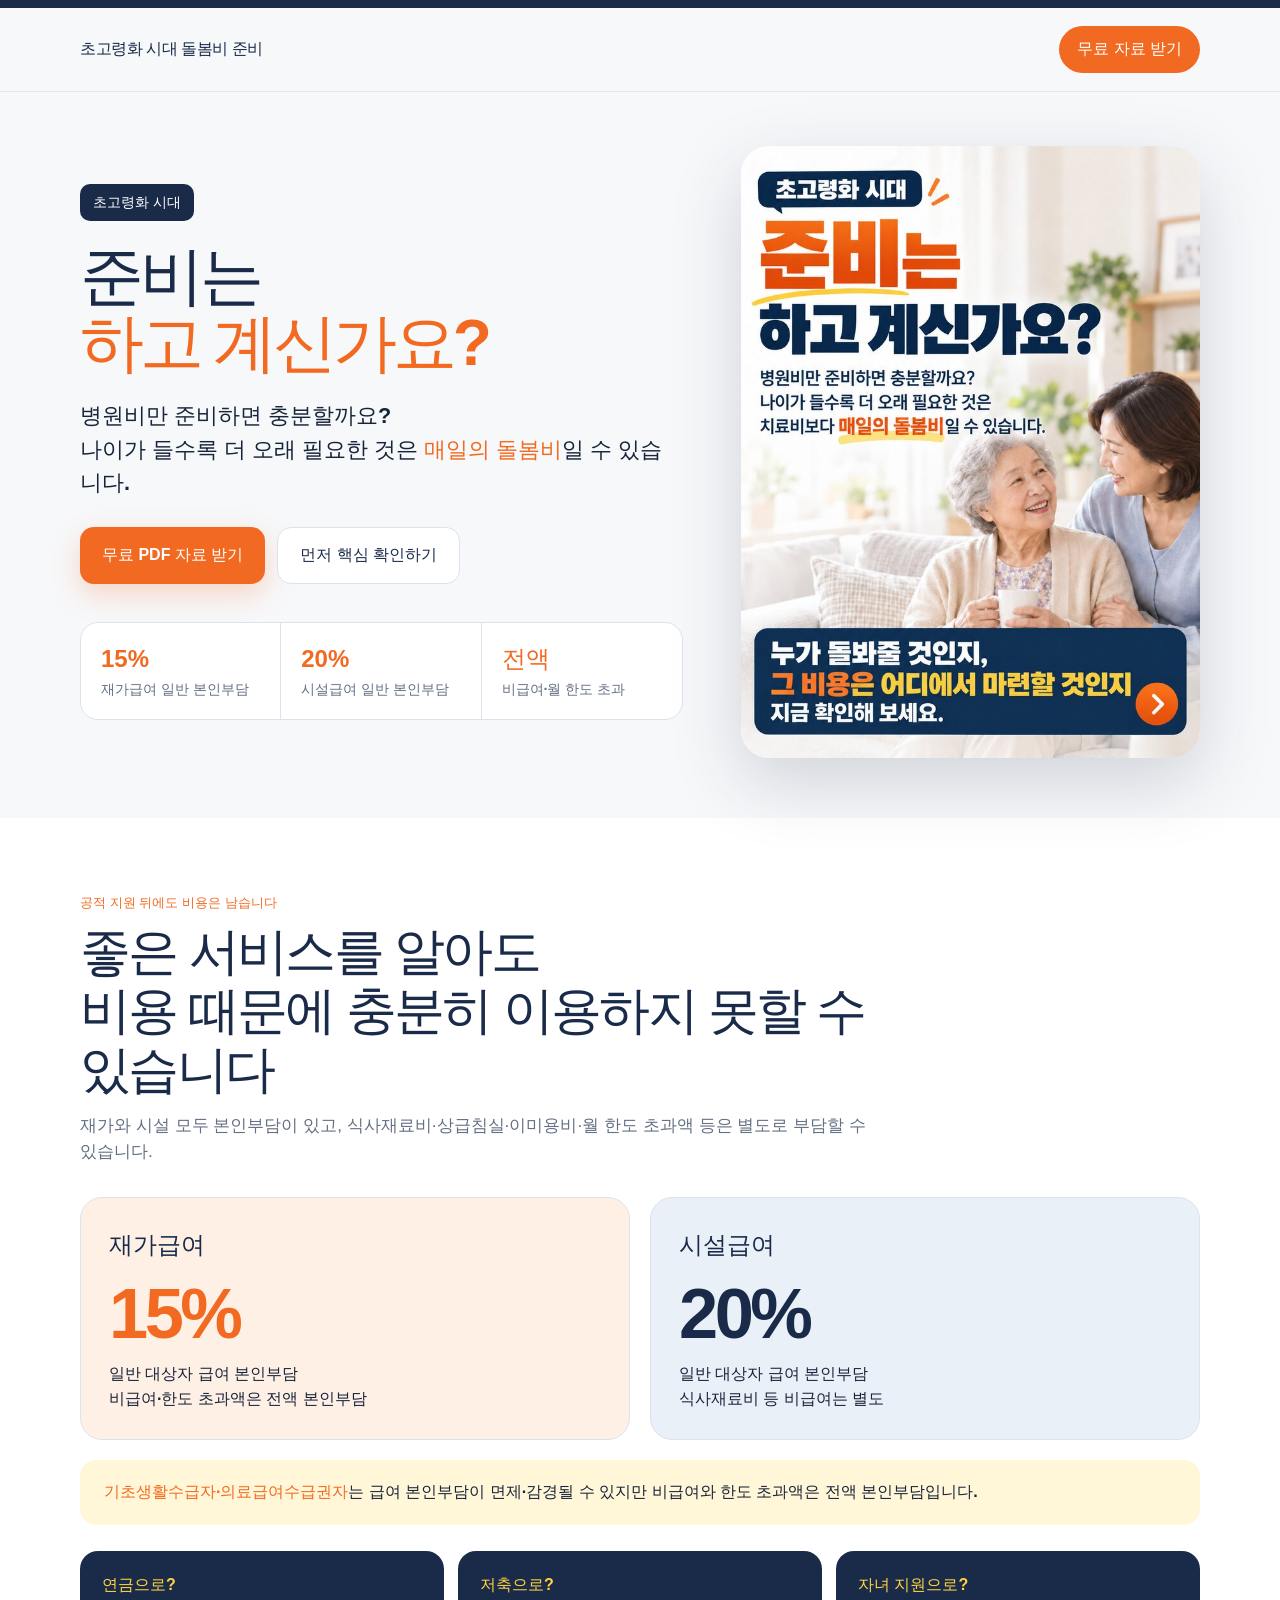
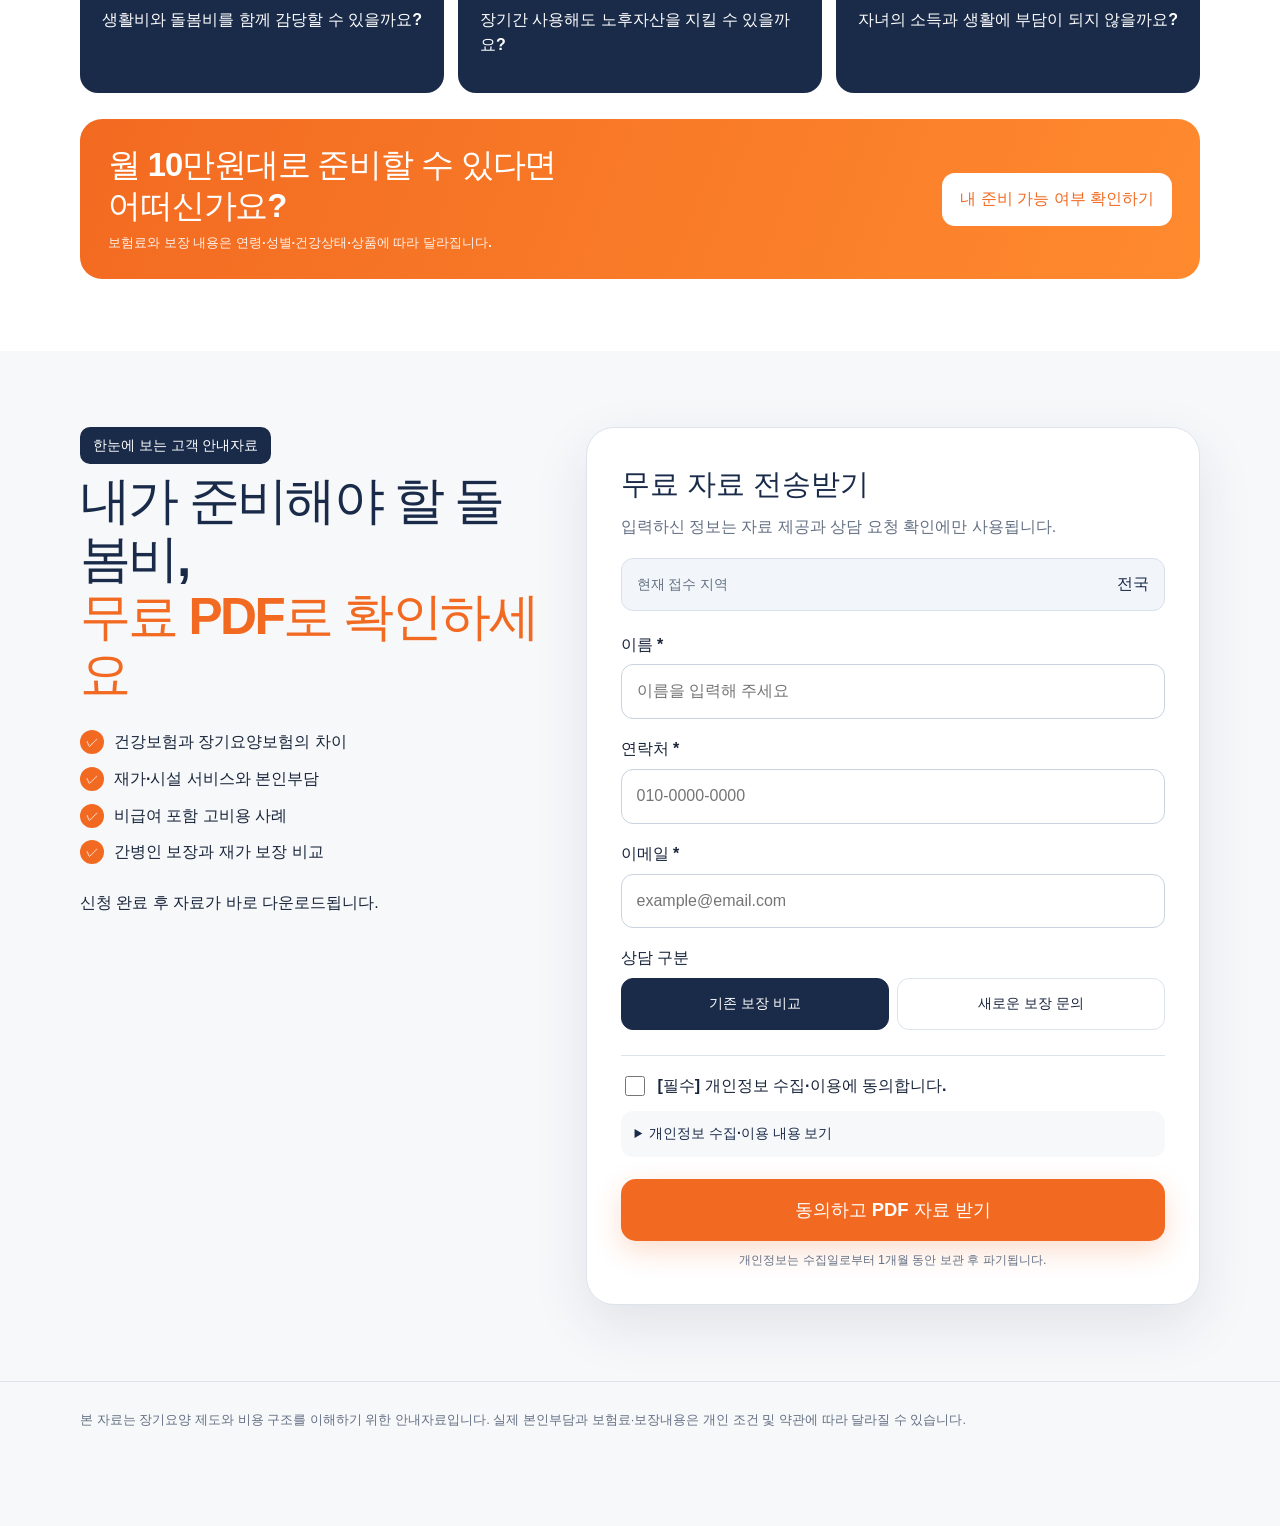
<file: care/index.html>
<!-- 이 파일은 단독 실행용입니다. 신청 정보와 PDF 다운로드는 공개 랜딩페이지 서버에 연결됩니다. -->
<!doctype html>
<html lang="ko">
<head>
  <meta charset="utf-8">
  <meta name="viewport" content="width=device-width,initial-scale=1,viewport-fit=cover">
  <meta name="description" content="장기요양 재가·시설 비용과 본인부담, 비급여를 확인하고 고객 안내 PDF를 받아보세요.">
  <meta name="theme-color" content="#1a2b4a">
  <title>초고령화 시대 돌봄비 준비 안내</title>
  <link rel="icon" type="image/svg+xml" href="data:image/svg+xml,%3Csvg xmlns='http://www.w3.org/2000/svg' viewBox='0 0 64 64'%3E%3Crect width='64' height='64' rx='16' fill='%231a2b4a'/%3E%3Cpath d='M16 31 32 17l16 14v17H16z' fill='none' stroke='%23ffd341' stroke-width='5' stroke-linejoin='round'/%3E%3Cpath d='M25 41c5-8 9-8 14 0' fill='none' stroke='%23f26a21' stroke-width='5' stroke-linecap='round'/%3E%3C/svg%3E">
  <style>
    :root{--navy:#1a2b4a;--orange:#f26a21;--yellow:#ffd341;--ink:#18243a;--muted:#647084;--line:#dce3eb;--paper:#f7f8fa;--pale:#eaf0f8;--warm:#fff0e6;--cream:#fff7d7;--white:#fff;font-family:Arial,"Noto Sans KR","Apple SD Gothic Neo",sans-serif;color:var(--ink);background:var(--paper);font-synthesis:none}
    *{box-sizing:border-box}html{scroll-behavior:smooth}body{margin:0;background:var(--paper);line-height:1.55}button,input{font:inherit}a{color:inherit}.wrap{width:min(1120px,calc(100% - 40px));margin:auto}.topbar{height:8px;background:var(--navy)}
    header{padding:18px 0;background:rgba(247,248,250,.94);border-bottom:1px solid rgba(26,43,74,.08);position:sticky;top:0;z-index:20;backdrop-filter:blur(10px)}.brand{font-weight:900;color:var(--navy);letter-spacing:-.03em}.header-inner{display:flex;align-items:center;justify-content:space-between;gap:16px}.mini-cta{border:0;border-radius:999px;background:var(--orange);color:#fff;font-weight:800;padding:11px 18px;cursor:pointer}
    .hero{padding:54px 0 60px}.hero-grid{display:grid;grid-template-columns:1.05fr .8fr;gap:58px;align-items:center}.eyebrow{display:inline-flex;background:var(--navy);color:#fff;border-radius:10px;padding:8px 13px;font-size:.85rem;font-weight:800}.hero h1{font-size:clamp(2.55rem,5vw,4.9rem);line-height:1.05;letter-spacing:-.065em;margin:22px 0;color:var(--navy)}.hero h1 em{color:var(--orange);font-style:normal}.hero-copy{font-size:clamp(1.06rem,1.8vw,1.35rem);font-weight:700;max-width:640px;margin:0 0 28px}.hero-copy strong{color:var(--orange)}.hero-actions{display:flex;gap:12px;flex-wrap:wrap}.primary,.secondary{border-radius:14px;padding:15px 22px;font-weight:900;text-decoration:none;display:inline-flex;align-items:center;justify-content:center;min-height:54px}.primary{background:var(--orange);color:#fff;box-shadow:0 10px 28px rgba(242,106,33,.24)}.secondary{background:#fff;border:1px solid var(--line);color:var(--navy)}.hero-image{margin:0;border-radius:28px;overflow:hidden;box-shadow:0 24px 70px rgba(26,43,74,.18);background:#fff}.hero-image img{width:100%;height:auto;display:block}.factbar{display:grid;grid-template-columns:repeat(3,1fr);margin-top:38px;border-radius:18px;overflow:hidden;border:1px solid var(--line);background:#fff}.fact{padding:17px 20px;border-right:1px solid var(--line)}.fact:last-child{border-right:0}.fact b{display:block;font-size:1.5rem;color:var(--orange)}.fact span{font-size:.9rem;color:var(--muted);font-weight:700}
    .story{background:#fff;padding:72px 0}.section-head{max-width:800px;margin-bottom:32px}.section-head small{color:var(--orange);font-weight:900}.section-head h2{font-size:clamp(2rem,4vw,3.4rem);line-height:1.15;letter-spacing:-.05em;color:var(--navy);margin:8px 0 12px}.section-head p{font-size:1.08rem;color:var(--muted);margin:0}.cost-grid{display:grid;grid-template-columns:1fr 1fr;gap:20px}.cost-card{border:1px solid var(--line);border-radius:22px;padding:28px;background:var(--paper)}.cost-card.home{background:var(--warm)}.cost-card.facility{background:var(--pale)}.cost-card h3{margin:0 0 16px;color:var(--navy);font-size:1.5rem}.big{font-size:clamp(2.7rem,6vw,4.4rem);font-weight:900;line-height:1;color:var(--orange);letter-spacing:-.05em}.facility .big{color:var(--navy)}.cost-card p{margin:12px 0 0;font-weight:700}.warning{margin-top:20px;padding:20px 24px;background:var(--cream);border-radius:16px;font-weight:700}.warning strong{color:var(--orange)}.questions{display:grid;grid-template-columns:repeat(3,1fr);gap:14px;margin-top:26px}.question{background:var(--navy);color:#fff;border-radius:18px;padding:22px;min-height:142px}.question b{color:var(--yellow);display:block;margin-bottom:10px}.question p{margin:0;font-weight:700}.monthly-cta{margin-top:26px;background:linear-gradient(110deg,var(--orange),#ff8a2e);color:#fff;border-radius:22px;padding:26px 28px;display:flex;align-items:center;justify-content:space-between;gap:20px}.monthly-cta b{font-size:clamp(1.35rem,3vw,2.05rem);line-height:1.25;letter-spacing:-.035em}.monthly-cta span{display:block;font-size:.82rem;margin-top:6px;opacity:.9;font-weight:700}.monthly-cta a{background:#fff;color:var(--orange);border-radius:13px;padding:14px 18px;text-decoration:none;font-weight:900;white-space:nowrap}
    .apply{padding:76px 0}.apply-grid{display:grid;grid-template-columns:.86fr 1.14fr;gap:42px;align-items:start}.apply-copy{position:sticky;top:105px}.apply-copy h2{font-size:clamp(2.1rem,4vw,3.5rem);line-height:1.13;letter-spacing:-.05em;color:var(--navy);margin:8px 0 18px}.apply-copy h2 strong{color:var(--orange)}.apply-copy ul{list-style:none;padding:0;margin:26px 0}.apply-copy li{margin:12px 0;font-weight:700;display:flex;gap:10px}.apply-copy li:before{content:"✓";display:grid;place-items:center;width:24px;height:24px;border-radius:50%;background:var(--orange);color:#fff;font-size:.8rem;flex:0 0 auto}.form-card{background:#fff;border:1px solid var(--line);border-radius:28px;padding:34px;box-shadow:0 20px 55px rgba(26,43,74,.1)}.form-card h3{font-size:1.8rem;margin:0 0 8px;color:var(--navy)}.form-card>p{margin:0 0 26px;color:var(--muted)}.field{margin-bottom:18px}.field label{display:block;font-weight:800;margin-bottom:7px}.field input{width:100%;border:1px solid #c9d2df;border-radius:12px;padding:14px 15px;background:#fff;color:var(--ink);min-height:52px}.field input:focus{outline:3px solid rgba(242,106,33,.18);border-color:var(--orange)}.interest{display:grid;grid-template-columns:repeat(2,1fr);gap:8px}.interest label{cursor:pointer}.interest input{position:absolute;opacity:0;pointer-events:none}.interest span{display:flex;align-items:center;justify-content:center;text-align:center;min-height:52px;padding:8px;border:1px solid var(--line);border-radius:12px;font-size:.88rem;font-weight:800}.interest input:checked+span{background:var(--navy);color:#fff;border-color:var(--navy)}.consent{border-top:1px solid var(--line);padding-top:18px;margin-top:6px}.checkline{display:flex;align-items:flex-start;gap:10px;font-weight:800}.checkline input{width:20px;height:20px;margin-top:2px;accent-color:var(--orange)}details{margin-top:12px;background:var(--paper);border-radius:12px;padding:12px 14px;color:var(--muted);font-size:.86rem}summary{cursor:pointer;font-weight:800;color:var(--navy)}details dl{display:grid;grid-template-columns:95px 1fr;gap:6px 10px;margin:12px 0 0}details dt{font-weight:800;color:var(--ink)}details dd{margin:0}.submit{width:100%;border:0;border-radius:15px;background:var(--orange);color:#fff;font-weight:900;font-size:1.15rem;padding:17px;margin-top:22px;cursor:pointer;box-shadow:0 10px 28px rgba(242,106,33,.22)}.submit:disabled{opacity:.6;cursor:wait}.privacy-note{font-size:.78rem;color:var(--muted);text-align:center;margin-top:10px}.status{display:none;margin-top:16px;padding:14px;border-radius:12px;font-weight:800}.status.show{display:block}.status.ok{background:#e8f5f0;color:#17644f}.status.error{background:#fff0e6;color:#a53f09}.hp{position:absolute!important;left:-9999px!important}.site-footer{padding:28px 0 95px;color:var(--muted);font-size:.82rem;border-top:1px solid var(--line)}.sticky-download{display:none}
    @media(max-width:820px){.wrap{width:min(100% - 28px,660px)}header{padding:12px 0}.mini-cta{padding:9px 13px;font-size:.85rem}.hero{padding:34px 0 44px}.hero-grid,.apply-grid{grid-template-columns:1fr;gap:30px}.hero-image{order:-1;border-radius:20px;max-height:480px}.hero h1{margin-top:18px}.factbar{grid-template-columns:1fr}.fact{border-right:0;border-bottom:1px solid var(--line);display:flex;align-items:center;justify-content:space-between}.fact:last-child{border-bottom:0}.story,.apply{padding:50px 0}.cost-grid,.questions{grid-template-columns:1fr}.question{min-height:0}.monthly-cta{align-items:stretch;flex-direction:column;padding:22px}.monthly-cta a{text-align:center}.apply-copy{position:static}.form-card{padding:24px 18px;border-radius:22px}.interest{grid-template-columns:1fr}.interest span{justify-content:flex-start;padding-left:16px}.sticky-download{display:block;position:fixed;z-index:30;left:12px;right:12px;bottom:max(12px,env(safe-area-inset-bottom));background:var(--orange);color:#fff;text-align:center;text-decoration:none;font-weight:900;padding:15px;border-radius:14px;box-shadow:0 12px 35px rgba(26,43,74,.32)}.site-footer{padding-bottom:90px}}
    #apply{scroll-margin-top:88px}.tracking-context{display:flex;align-items:center;justify-content:space-between;gap:14px;margin:-8px 0 22px;padding:13px 15px;border:1px solid #d8e1eb;border-radius:12px;background:#f2f6fa;color:var(--muted);font-size:.85rem}.tracking-context strong{color:var(--navy);font-size:1rem}.form-card.is-target{animation:formFocus 1.15s ease}.mini-cta:focus-visible,.primary:focus-visible,.secondary:focus-visible,.monthly-cta a:focus-visible,.sticky-download:focus-visible,.submit:focus-visible{outline:3px solid rgba(242,106,33,.35);outline-offset:3px}@keyframes formFocus{0%,100%{box-shadow:0 20px 55px rgba(26,43,74,.1)}45%{box-shadow:0 0 0 6px rgba(242,106,33,.18),0 24px 60px rgba(26,43,74,.15)}}
    @media(max-width:480px){.wrap{width:calc(100% - 24px)}.topbar{height:5px}.brand{max-width:190px;font-size:.9rem;line-height:1.25}.mini-cta{padding:9px 11px;font-size:.78rem}.hero{padding-top:22px}.hero-grid{gap:22px}.hero-image{max-height:none;border-radius:16px}.hero h1{font-size:2.35rem;line-height:1.08}.hero-copy{font-size:1rem}.hero-actions{display:grid}.primary,.secondary{width:100%;min-height:52px}.fact{padding:14px 16px}.fact b{font-size:1.28rem}.fact span{font-size:.8rem;text-align:right}.section-head h2{font-size:1.85rem}.cost-card{padding:22px 19px}.big{font-size:3.1rem}.warning{padding:18px}.monthly-cta{border-radius:16px}.apply{padding-top:44px}.apply-copy h2{font-size:1.9rem}.apply-copy ul{margin:20px 0}.form-card{padding:23px 16px}.form-card h3{font-size:1.55rem}.field input{font-size:16px}.tracking-context{align-items:flex-start;flex-direction:column;gap:2px}.submit{min-height:58px;margin-top:18px}.sticky-download{padding:14px 12px}.site-footer{font-size:.76rem}}
    @media(prefers-reduced-motion:reduce){html{scroll-behavior:auto}.form-card.is-target{animation:none}}
  </style>
</head>
<body>
  <div class="topbar"></div>
  <header><div class="wrap header-inner"><div class="brand">초고령화 시대 돌봄비 준비</div><button class="mini-cta" type="button" data-scroll>무료 자료 받기</button></div></header>
  <main>
    <section class="hero"><div class="wrap"><div class="hero-grid">
      <div><span class="eyebrow">초고령화 시대</span><h1>준비는<br><em>하고 계신가요?</em></h1><p class="hero-copy">병원비만 준비하면 충분할까요?<br>나이가 들수록 더 오래 필요한 것은 <strong>매일의 돌봄비</strong>일 수 있습니다.</p><div class="hero-actions"><a class="primary" href="#apply">무료 PDF 자료 받기</a><a class="secondary" href="#cost">먼저 핵심 확인하기</a></div><div class="factbar"><div class="fact"><b>15%</b><span>재가급여 일반 본인부담</span></div><div class="fact"><b>20%</b><span>시설급여 일반 본인부담</span></div><div class="fact"><b>전액</b><span>비급여·월 한도 초과</span></div></div></div>
      <figure class="hero-image"><img src="[data-uri]" width="720" height="960" alt="초고령화 시대 돌봄비 준비 안내 표지"></figure>
    </div></div></section>
    <section class="story" id="cost"><div class="wrap"><div class="section-head"><small>공적 지원 뒤에도 비용은 남습니다</small><h2>좋은 서비스를 알아도<br>비용 때문에 충분히 이용하지 못할 수 있습니다</h2><p>재가와 시설 모두 본인부담이 있고, 식사재료비·상급침실·이미용비·월 한도 초과액 등은 별도로 부담할 수 있습니다.</p></div><div class="cost-grid"><article class="cost-card home"><h3>재가급여</h3><div class="big">15%</div><p>일반 대상자 급여 본인부담<br>비급여·한도 초과액은 전액 본인부담</p></article><article class="cost-card facility"><h3>시설급여</h3><div class="big">20%</div><p>일반 대상자 급여 본인부담<br>식사재료비 등 비급여는 별도</p></article></div><div class="warning"><strong>기초생활수급자·의료급여수급권자</strong>는 급여 본인부담이 면제·감경될 수 있지만 비급여와 한도 초과액은 전액 본인부담입니다.</div><div class="questions"><div class="question"><b>연금으로?</b><p>생활비와 돌봄비를 함께 감당할 수 있을까요?</p></div><div class="question"><b>저축으로?</b><p>장기간 사용해도 노후자산을 지킬 수 있을까요?</p></div><div class="question"><b>자녀 지원으로?</b><p>자녀의 소득과 생활에 부담이 되지 않을까요?</p></div></div><div class="monthly-cta"><div><b>월 10만원대로 준비할 수 있다면<br>어떠신가요?</b><span>보험료와 보장 내용은 연령·성별·건강상태·상품에 따라 달라집니다.</span></div><a href="#apply">내 준비 가능 여부 확인하기</a></div></div></section>
    <section class="apply" id="apply"><div class="wrap apply-grid"><div class="apply-copy"><span class="eyebrow">한눈에 보는 고객 안내자료</span><h2>내가 준비해야 할 돌봄비,<br><strong>무료 PDF로 확인하세요</strong></h2><ul><li>건강보험과 장기요양보험의 차이</li><li>재가·시설 서비스와 본인부담</li><li>비급여 포함 고비용 사례</li><li>간병인 보장과 재가 보장 비교</li></ul><p>신청 완료 후 자료가 바로 다운로드됩니다.</p></div>
      <form class="form-card" id="leadForm" novalidate><h3>무료 자료 전송받기</h3><p>입력하신 정보는 자료 제공과 상담 요청 확인에만 사용됩니다.</p><div class="field"><label for="name">이름 *</label><input id="name" name="name" autocomplete="name" maxlength="30" required placeholder="이름을 입력해 주세요"></div><div class="field"><label for="phone">연락처 *</label><input id="phone" name="phone" type="tel" inputmode="tel" autocomplete="tel" maxlength="14" required placeholder="010-0000-0000"></div><div class="field"><label for="email">이메일 *</label><input id="email" name="email" type="email" autocomplete="email" maxlength="100" required placeholder="example@email.com"></div><div class="field"><label>상담 구분</label><div class="interest"><label><input type="radio" name="interest" value="기존 보장 비교" checked><span>기존 보장 비교</span></label><label><input type="radio" name="interest" value="새로운 보장 문의"><span>새로운 보장 문의</span></label></div></div><input class="hp" name="company" tabindex="-1" autocomplete="off" aria-hidden="true"><input type="hidden" name="startedAt" id="startedAt"><div class="consent"><label class="checkline"><input type="checkbox" id="consent" required><span>[필수] 개인정보 수집·이용에 동의합니다.</span></label><details><summary>개인정보 수집·이용 내용 보기</summary><dl><dt>수집 목적</dt><dd>안내자료 제공, 신청 확인 및 선택한 상담 문의 응대</dd><dt>수집 항목</dt><dd>이름, 연락처, 이메일, 상담 구분, 동의 일시</dd><dt>보유 기간</dt><dd><strong>수집일로부터 1개월</strong> 후 지체 없이 파기</dd><dt>동의 거부</dt><dd>동의를 거부할 수 있으나 자료 신청이 제한됩니다.</dd></dl></details></div><button class="submit" id="submitBtn" type="submit">동의하고 PDF 자료 받기</button><div class="privacy-note">개인정보는 수집일로부터 1개월 동안 보관 후 파기됩니다.</div><div class="status" id="status" role="status" aria-live="polite"></div></form>
    </div></section>
  </main>
  <footer class="site-footer"><div class="wrap">본 자료는 장기요양 제도와 비용 구조를 이해하기 위한 안내자료입니다. 실제 본인부담과 보험료·보장내용은 개인 조건 및 약관에 따라 달라질 수 있습니다.</div></footer><a class="sticky-download" href="#apply">무료 PDF 자료 받기</a>
  <script>
    (function(){
      'use strict';
      var APPS_SCRIPT='https://script.google.com/macros/s/AKfycbxSI6a82YhBdLoE3lekYihAt2B-MU0bwFUQM5qOb9Lwn8IquOjpa2sdn9SahPjkEics/exec';
      var DOWNLOAD_API='https://senior-care-guide.jinwoo8506.chatgpt.site/api/leads';
      var DOWNLOAD_ORIGIN='https://senior-care-guide.jinwoo8506.chatgpt.site';
      var REGION_LABELS={all:'전국',nationwide:'전국',seongnam:'경기 성남',sn:'경기 성남',wonju:'강원 원주',wj:'강원 원주',chuncheon:'강원 춘천',cc:'강원 춘천',icheon:'경기 이천',ic:'경기 이천',yeoju:'경기 여주',yj:'경기 여주','yeoju-icheon':'경기 여주·이천'};
      var params=new URLSearchParams(location.search);
      var regionCode=(params.get('region')||'all').toLowerCase();
      var region=REGION_LABELS[regionCode]||params.get('region')||'전국';
      var source=params.get('source')||params.get('utm_source')||'direct';
      var campaign=params.get('campaign')||params.get('utm_campaign')||'senior-care-guide';
      var apply=document.getElementById('apply');
      var form=document.getElementById('leadForm');
      var formIntro=form.querySelector(':scope > p');
      var context=document.createElement('div');
      context.className='tracking-context';
      context.innerHTML='<span>현재 접수 지역</span><strong></strong>';
      context.querySelector('strong').textContent=region;
      formIntro.insertAdjacentElement('afterend',context);
      document.getElementById('startedAt').value=Date.now();

      function moveToForm(event){
        if(event)event.preventDefault();
        apply.scrollIntoView({behavior:matchMedia('(prefers-reduced-motion: reduce)').matches?'auto':'smooth',block:'start'});
        form.classList.remove('is-target');
        requestAnimationFrame(function(){form.classList.add('is-target');});
        window.setTimeout(function(){document.getElementById('name').focus({preventScroll:true});},650);
      }
      document.querySelectorAll('[data-scroll],a[href="#apply"]').forEach(function(el){el.addEventListener('click',moveToForm);});

      var phone=document.getElementById('phone');
      phone.addEventListener('input',function(){var n=phone.value.replace(/[^0-9]/g,'').slice(0,11);phone.value=n.length<4?n:n.length<8?n.slice(0,3)+'-'+n.slice(3):n.slice(0,3)+'-'+n.slice(3,7)+'-'+n.slice(7);});

      form.addEventListener('submit',async function(event){
        event.preventDefault();
        var status=document.getElementById('status');
        var btn=document.getElementById('submitBtn');
        status.className='status';
        if(!form.reportValidity())return;
        var name=form.name.value.trim();
        var phoneNumber=form.phone.value.trim();
        var email=form.email.value.trim();
        var interest=form.interest.value;
        var downloadPayload={name:name,phone:phoneNumber,email:email,interest:interest,consent:document.getElementById('consent').checked,company:form.company.value,startedAt:Number(form.startedAt.value),source:source,campaign:campaign,region:region};
        var centralPayload={schema_version:'3.0',intake_type:'senior_db',project_type:'senior',lead_type:'db',source_code:'BJW-SENIOR-DB-001',page_id:'signal-care-guide',page_type:'LANDING',platform:source,campaign_code:campaign,content_code:'초고령화 시대 돌봄비 준비 무료자료',customer_name:name,name:name,phone:phoneNumber,email:email,region:region,ad_region:region,privacy_agreed:true,request_type:'consult',formType:'consult',consultation_type:interest,memo:'초고령화 시대 돌봄비 준비 무료 PDF 신청',landing_page:location.pathname,landing_url:location.href,referrer:document.referrer,brand:'(주)시그널그룹',advisor:'배진우',extra_email:'jinwoo8506@gmail.com',telegramTitle:'[(주)시그널그룹] '+region+' 돌봄비 무료자료 신청'};
        btn.disabled=true;
        btn.textContent='신청 내용을 저장하고 있습니다';
        try{
          var results=await Promise.all([
            fetch(APPS_SCRIPT,{method:'POST',mode:'no-cors',headers:{'Content-Type':'text/plain;charset=utf-8'},body:JSON.stringify(centralPayload),keepalive:true}),
            fetch(DOWNLOAD_API,{method:'POST',headers:{'content-type':'application/json'},body:JSON.stringify(downloadPayload)})
          ]);
          var data=await results[1].json();
          if(!results[1].ok||!data.ok)throw new Error(data.message||'자료를 준비하지 못했습니다.');
          var downloadUrl=data.download.indexOf('http')===0?data.download:DOWNLOAD_ORIGIN+data.download;
          status.textContent='신청이 완료되었습니다. PDF 다운로드를 시작합니다.';
          status.className='status show ok';
          var a=document.createElement('a');
          a.href=downloadUrl;
          a.download='초고령화시대_돌봄비준비_고객안내자료.pdf';
          document.body.appendChild(a);a.click();a.remove();
          btn.textContent='PDF 자료 다시 받기';
          btn.disabled=false;
          btn.type='button';
          btn.onclick=function(){location.href=downloadUrl;};
        }catch(error){
          status.textContent=error.message||'접수는 저장되었습니다. 자료 다운로드가 되지 않으면 잠시 후 다시 시도해 주세요.';
          status.className='status show error';
          btn.disabled=false;
          btn.textContent='동의하고 PDF 자료 받기';
        }
      });
    })();
  </script>
</body></html>
</file>
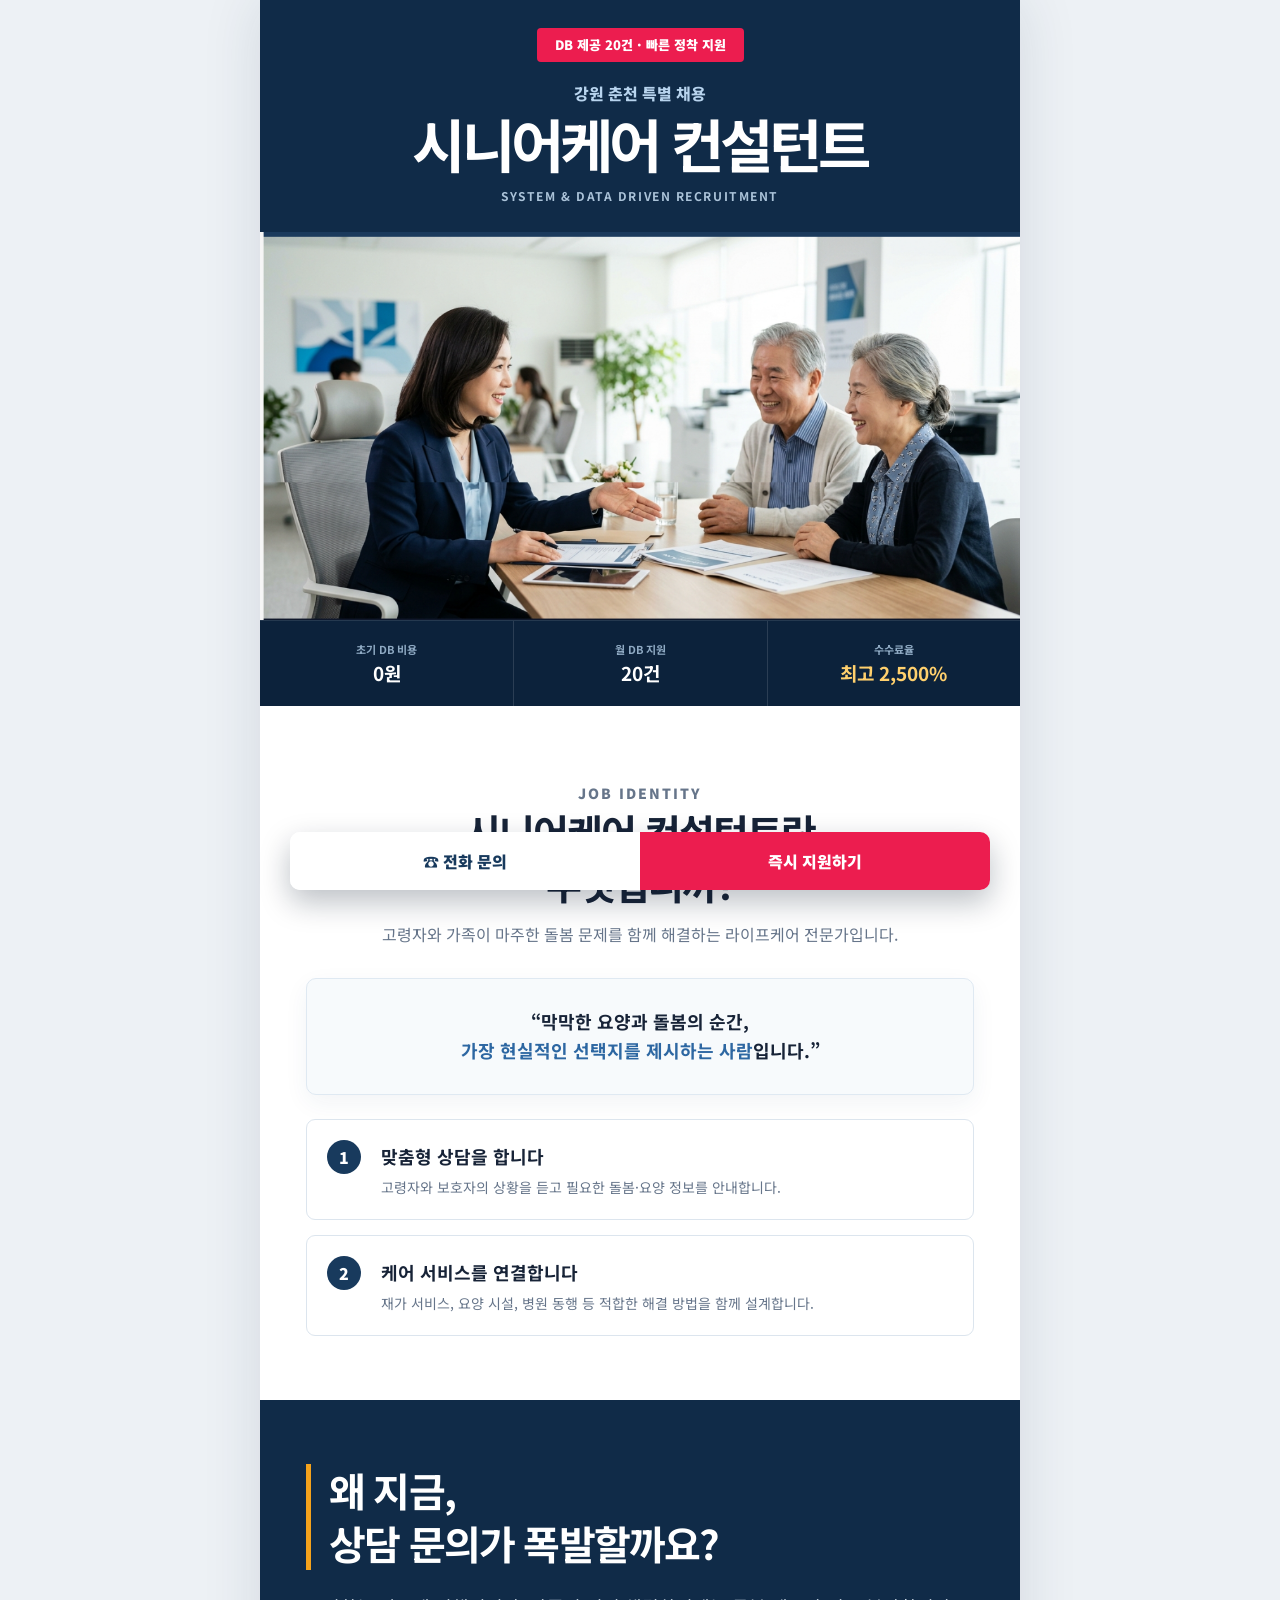
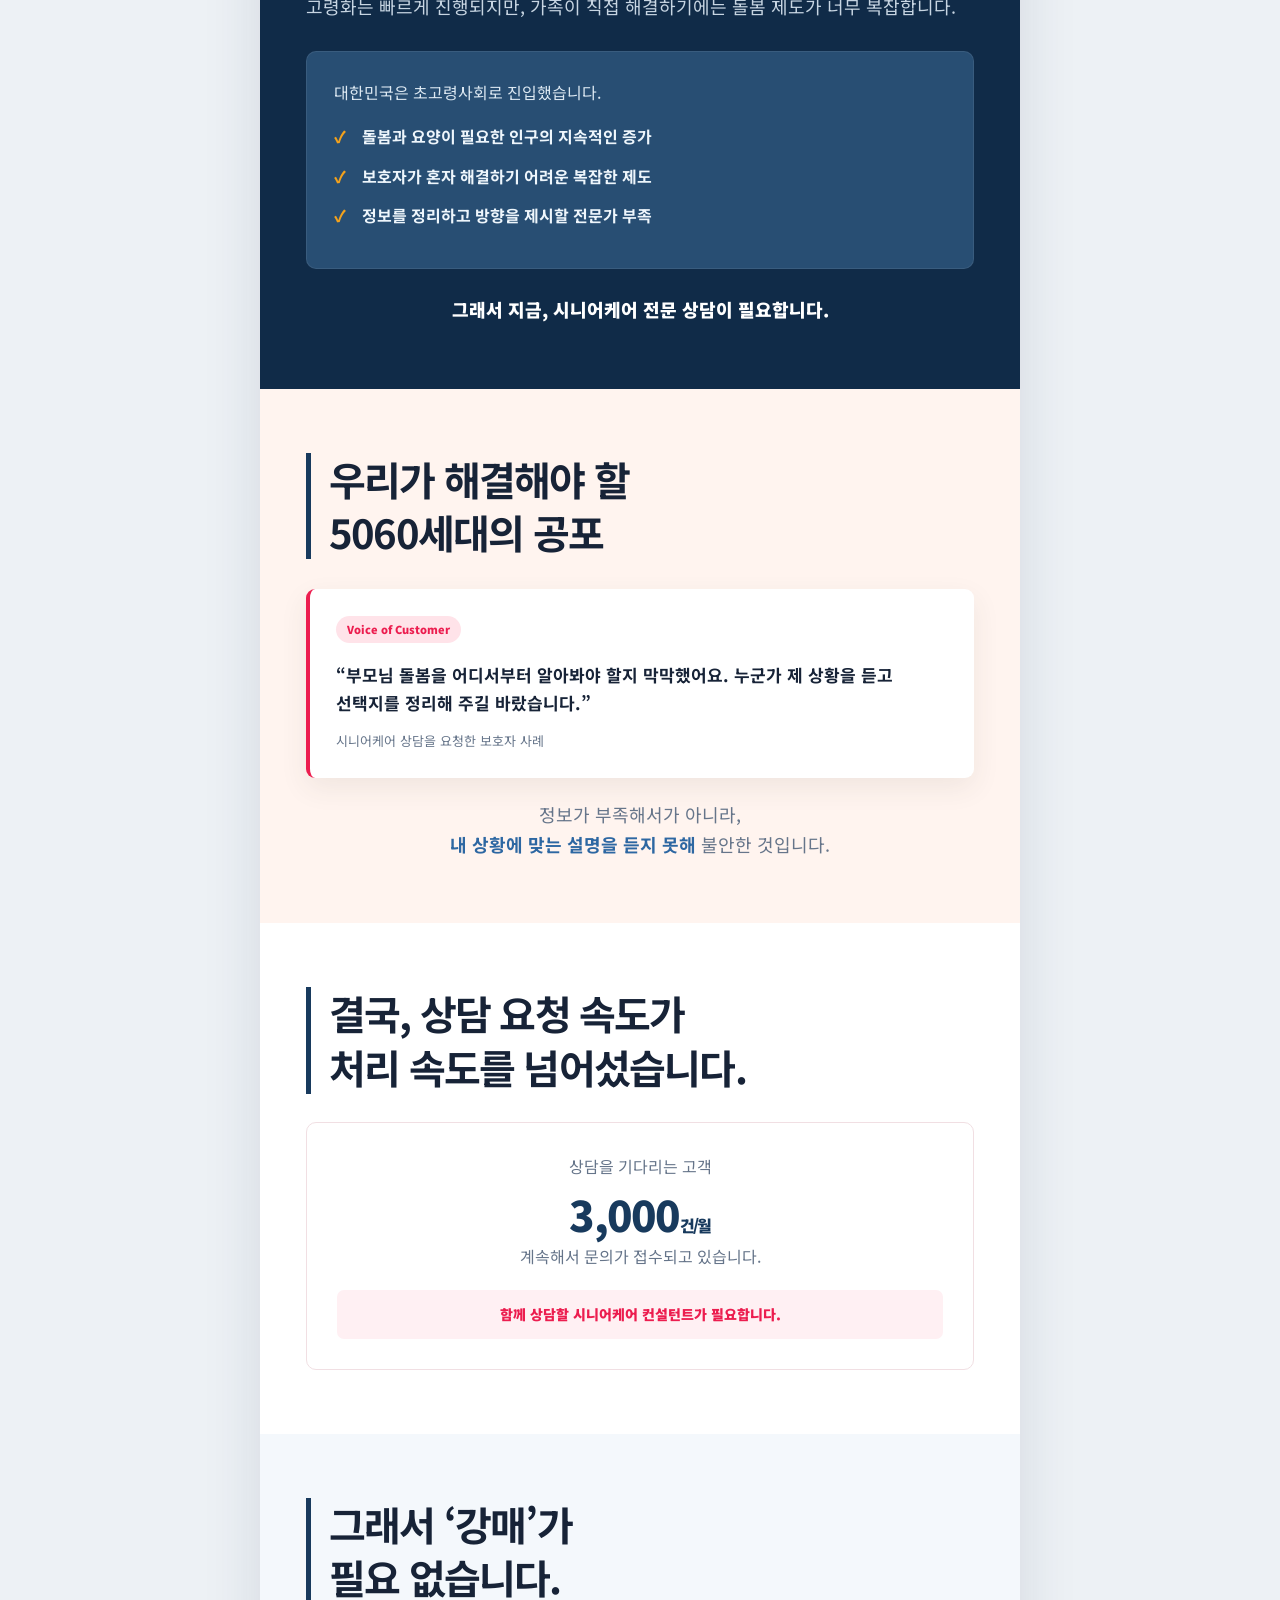
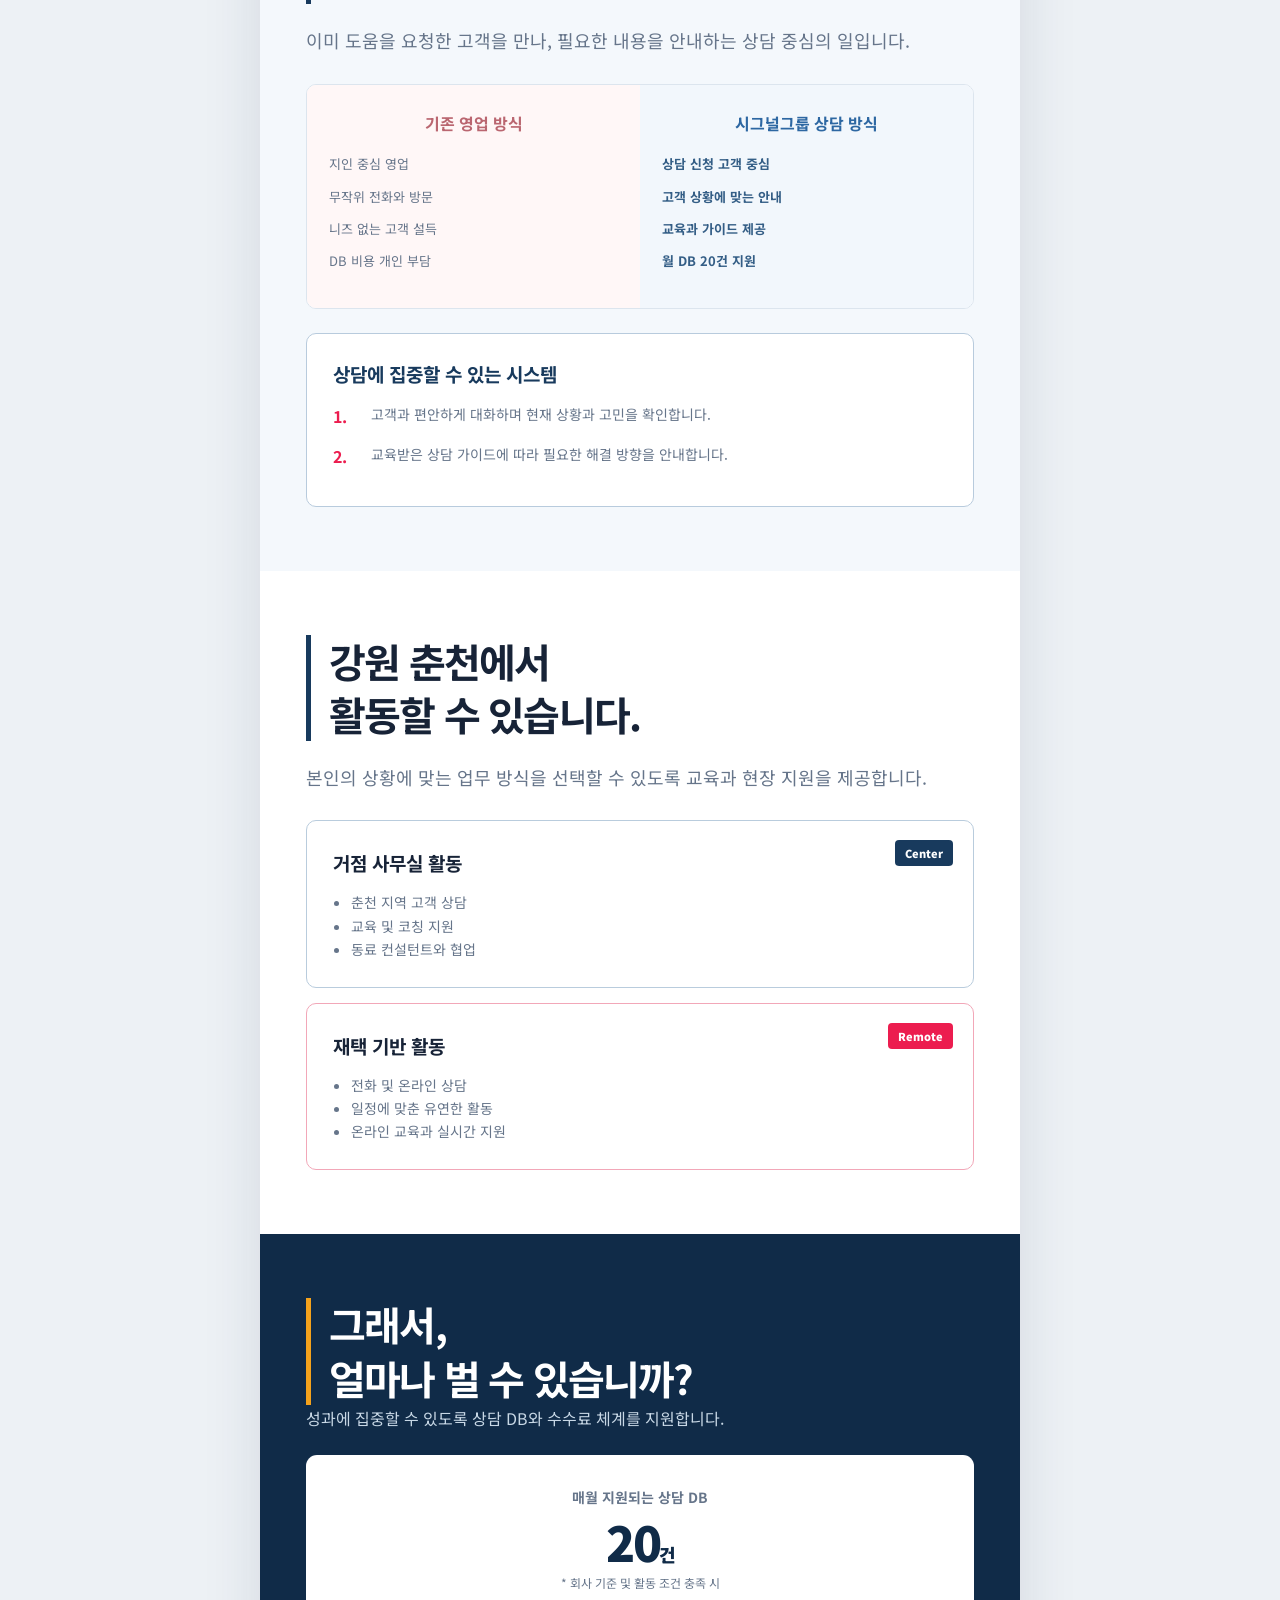
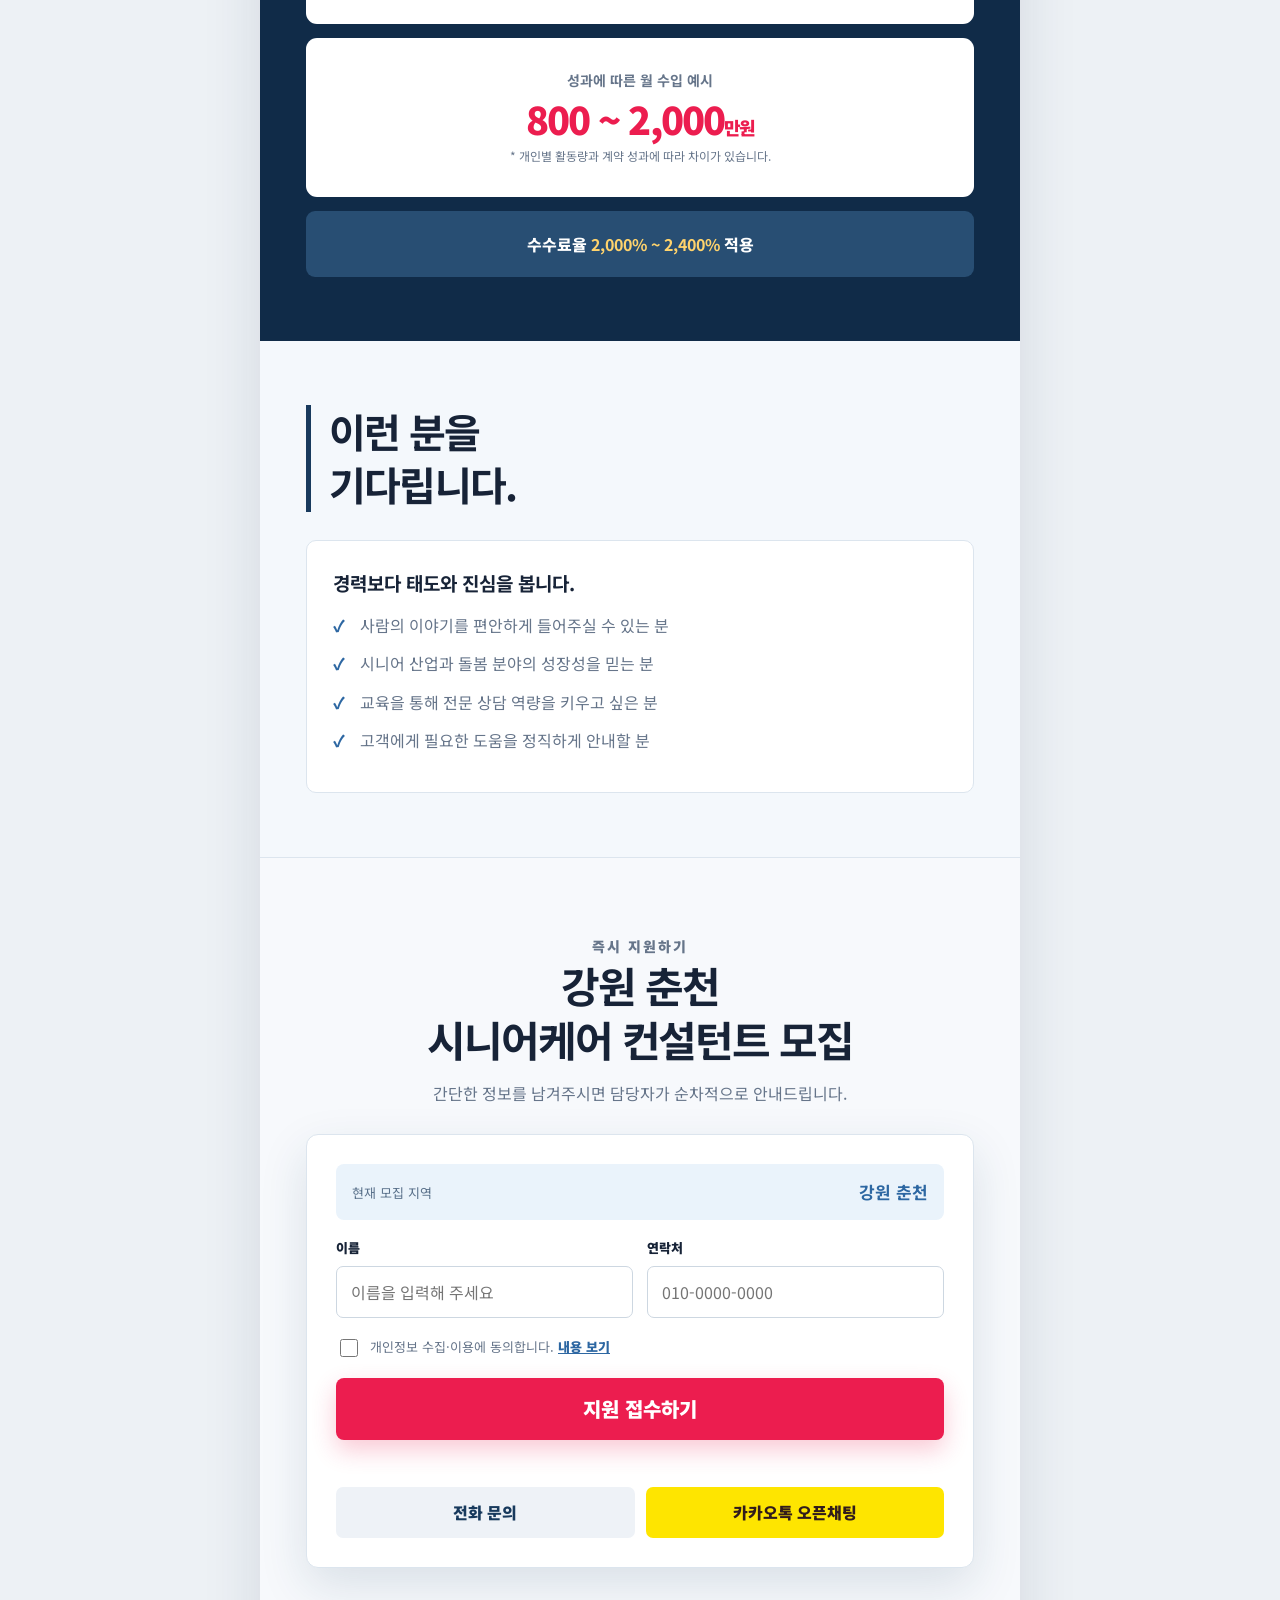
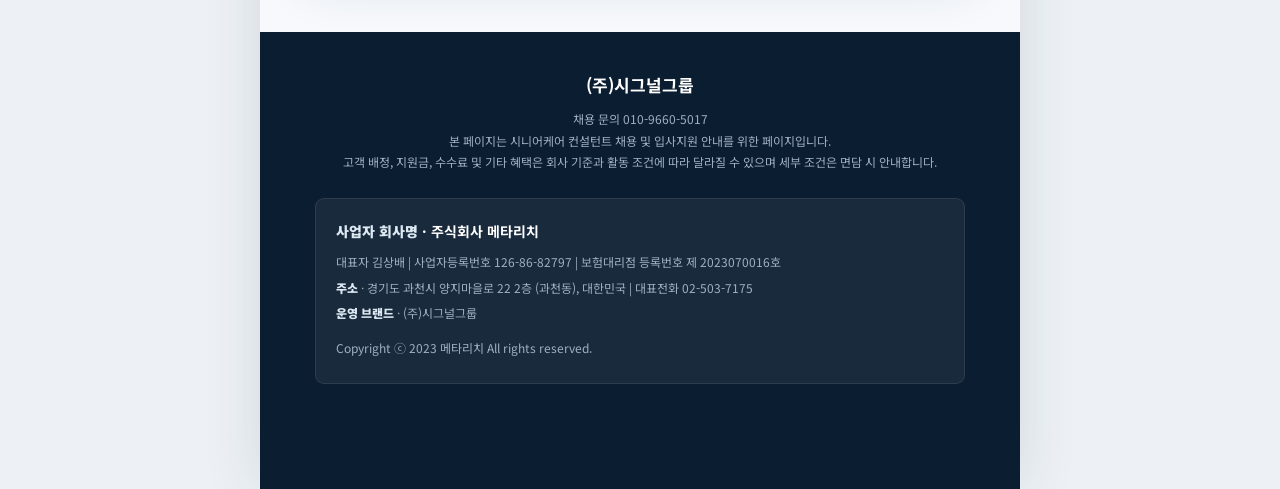
<file: cc/index.html>
<!doctype html>
<html lang="ko">
<head>
  <meta charset="utf-8">
  <meta name="viewport" content="width=device-width,initial-scale=1,viewport-fit=cover">
  <meta name="theme-color" content="#102b48">
  <title>시니어케어 컨설턴트 특별 채용 | (주)시그널그룹</title>
  <meta name="description" content="지역별 시니어케어 컨설턴트 특별 채용. 월 DB 20건 지원.">
  <meta property="og:type" content="website">
  <meta property="og:title" content="시니어케어 컨설턴트 특별 채용">
  <meta property="og:description" content="월 DB 20건 지원 · 지역별 시니어케어 컨설턴트 모집">
  <link rel="preconnect" href="https://fonts.googleapis.com">
  <link rel="preconnect" href="https://fonts.gstatic.com" crossorigin>
  <link href="https://fonts.googleapis.com/css2?family=Noto+Sans+KR:wght@400;500;600;700;800;900&amp;display=swap" rel="stylesheet">
  <link rel="stylesheet" href="../assets/style.css">
</head>
<body>
<main class="page">
  <header class="hero">
    <div class="hero-copy">
      <span class="hero-alert">DB 제공 20건 · 빠른 정착 지원</span>
      <span class="region-badge"><span data-region>강원 원주</span> 특별 채용</span>
      <h1>시니어케어 컨설턴트</h1>
      <p class="hero-sub">SYSTEM &amp; DATA DRIVEN RECRUITMENT</p>
    </div>
    <div class="hero-photo" aria-label="시니어 고객과 상담하는 컨설턴트 이미지">
      <img src="../assets/partners-jobkorea-reference.png" alt="시니어 고객과 상담 중인 컨설턴트">
    </div>
    <div class="hero-stats">
      <div class="hero-stat"><span>초기 DB 비용</span><strong>0원</strong></div>
      <div class="hero-stat"><span>월 DB 지원</span><strong>20건</strong></div>
      <div class="hero-stat"><span>수수료율</span><strong>최고 2,500%</strong></div>
    </div>
  </header>

  <section class="section">
    <div class="center-title">
      <p class="eyebrow">JOB IDENTITY</p>
      <h2>시니어케어 컨설턴트란<br>무엇입니까?</h2>
      <p>고령자와 가족이 마주한 돌봄 문제를 함께 해결하는 라이프케어 전문가입니다.</p>
    </div>
    <div class="quote-card reveal">“막막한 요양과 돌봄의 순간,<br><span class="blue">가장 현실적인 선택지를 제시하는 사람</span>입니다.”</div>
    <div class="role-list reveal">
      <article class="role-item"><span class="role-num">1</span><div><h3>맞춤형 상담을 합니다</h3><p>고령자와 보호자의 상황을 듣고 필요한 돌봄·요양 정보를 안내합니다.</p></div></article>
      <article class="role-item"><span class="role-num">2</span><div><h3>케어 서비스를 연결합니다</h3><p>재가 서비스, 요양 시설, 병원 동행 등 적합한 해결 방법을 함께 설계합니다.</p></div></article>
    </div>
  </section>

  <section class="section dark">
    <h2 class="section-title">왜 지금,<br>상담 문의가 폭발할까요?</h2>
    <p class="section-lead">고령화는 빠르게 진행되지만, 가족이 직접 해결하기에는 돌봄 제도가 너무 복잡합니다.</p>
    <div class="dark-panel reveal">
      <p>대한민국은 초고령사회로 진입했습니다.</p>
      <ul class="check-list">
        <li>돌봄과 요양이 필요한 인구의 지속적인 증가</li>
        <li>보호자가 혼자 해결하기 어려운 복잡한 제도</li>
        <li>정보를 정리하고 방향을 제시할 전문가 부족</li>
      </ul>
    </div>
    <p class="dark-result">그래서 지금, 시니어케어 전문 상담이 필요합니다.</p>
  </section>

  <section class="section peach">
    <h2 class="section-title">우리가 해결해야 할<br>5060세대의 공포</h2>
    <div class="review-card reveal">
      <span class="review-label">Voice of Customer</span>
      <blockquote>“부모님 돌봄을 어디서부터 알아봐야 할지 막막했어요. 누군가 제 상황을 듣고 선택지를 정리해 주길 바랐습니다.”</blockquote>
      <cite>시니어케어 상담을 요청한 보호자 사례</cite>
    </div>
    <p class="section-lead" style="text-align:center">정보가 부족해서가 아니라,<br><strong class="blue">내 상황에 맞는 설명을 듣지 못해</strong> 불안한 것입니다.</p>
  </section>

  <section class="section">
    <h2 class="section-title">결국, 상담 요청 속도가<br>처리 속도를 넘어섰습니다.</h2>
    <div class="demand-card reveal">
      <p>상담을 기다리는 고객</p>
      <div class="demand-number">3,000<small>건/월</small></div>
      <p>계속해서 문의가 접수되고 있습니다.</p>
      <div class="demand-note">함께 상담할 시니어케어 컨설턴트가 필요합니다.</div>
    </div>
  </section>

  <section class="section soft">
    <h2 class="section-title">그래서 ‘강매’가<br>필요 없습니다.</h2>
    <p class="section-lead">이미 도움을 요청한 고객을 만나, 필요한 내용을 안내하는 상담 중심의 일입니다.</p>
    <div class="comparison reveal">
      <div class="compare-col"><h3>기존 영업 방식</h3><ul><li>지인 중심 영업</li><li>무작위 전화와 방문</li><li>니즈 없는 고객 설득</li><li>DB 비용 개인 부담</li></ul></div>
      <div class="compare-col"><h3>시그널그룹 상담 방식</h3><ul><li>상담 신청 고객 중심</li><li>고객 상황에 맞는 안내</li><li>교육과 가이드 제공</li><li>월 DB 20건 지원</li></ul></div>
    </div>
    <div class="system-card reveal">
      <h3>상담에 집중할 수 있는 시스템</h3>
      <div class="system-row"><b>1.</b><p>고객과 편안하게 대화하며 현재 상황과 고민을 확인합니다.</p></div>
      <div class="system-row"><b>2.</b><p>교육받은 상담 가이드에 따라 필요한 해결 방향을 안내합니다.</p></div>
    </div>
  </section>

  <section class="section">
    <h2 class="section-title"><span data-region>강원 원주</span>에서<br>활동할 수 있습니다.</h2>
    <p class="section-lead">본인의 상황에 맞는 업무 방식을 선택할 수 있도록 교육과 현장 지원을 제공합니다.</p>
    <div class="work-grid reveal">
      <article class="work-card"><span class="work-tag">Center</span><h3>거점 사무실 활동</h3><ul><li><span data-region-short>원주</span> 지역 고객 상담</li><li>교육 및 코칭 지원</li><li>동료 컨설턴트와 협업</li></ul></article>
      <article class="work-card remote"><span class="work-tag">Remote</span><h3>재택 기반 활동</h3><ul><li>전화 및 온라인 상담</li><li>일정에 맞춘 유연한 활동</li><li>온라인 교육과 실시간 지원</li></ul></article>
    </div>
  </section>

  <section class="section dark">
    <h2 class="section-title">그래서,<br>얼마나 벌 수 있습니까?</h2>
    <p class="income-intro">성과에 집중할 수 있도록 상담 DB와 수수료 체계를 지원합니다.</p>
    <div class="income-card reveal"><div class="income-label">매월 지원되는 상담 DB</div><div class="income-big">20<small>건</small></div><div class="income-fine">* 회사 기준 및 활동 조건 충족 시</div></div>
    <div class="income-card reveal"><div class="income-label">성과에 따른 월 수입 예시</div><div class="income-big rose">800 ~ 2,000<small>만원</small></div><div class="income-fine">* 개인별 활동량과 계약 성과에 따라 차이가 있습니다.</div></div>
    <div class="commission-bar">수수료율 <strong>2,000% ~ 2,400%</strong> 적용</div>
  </section>

  <section class="section soft">
    <h2 class="section-title">이런 분을<br>기다립니다.</h2>
    <div class="fit-card reveal">
      <h3>경력보다 태도와 진심을 봅니다.</h3>
      <ul class="fit-list"><li>사람의 이야기를 편안하게 들어주실 수 있는 분</li><li>시니어 산업과 돌봄 분야의 성장성을 믿는 분</li><li>교육을 통해 전문 상담 역량을 키우고 싶은 분</li><li>고객에게 필요한 도움을 정직하게 안내할 분</li></ul>
    </div>
  </section>

  <section class="section apply" id="apply">
    <div class="apply-head"><p class="eyebrow">즉시 지원하기</p><h2><span data-region>강원 원주</span><br>시니어케어 컨설턴트 모집</h2><p>간단한 정보를 남겨주시면 담당자가 순차적으로 안내드립니다.</p></div>
    <form class="form-card" id="leadForm" novalidate>
      <div class="region-context"><span>현재 모집 지역</span><strong data-region>강원 원주</strong></div>
      <div class="fields">
        <div class="field"><label for="name">이름</label><input id="name" name="name" autocomplete="name" maxlength="30" required placeholder="이름을 입력해 주세요"></div>
        <div class="field"><label for="phone">연락처</label><input id="phone" name="phone" type="tel" inputmode="numeric" autocomplete="tel" maxlength="13" required placeholder="010-0000-0000"></div>
      </div>
      <div class="honeypot" aria-hidden="true"><label for="website">웹사이트</label><input id="website" name="website" tabindex="-1" autocomplete="off"></div>
      <label class="privacy"><input type="checkbox" name="privacy" required><span>개인정보 수집·이용에 동의합니다. <button type="button" id="privacyOpen">내용 보기</button></span></label>
      <button class="submit" type="submit">지원 접수하기</button>
      <p class="form-message" role="status" aria-live="polite"></p>
      <div class="direct"><a class="contact-btn phone" href="tel:010-9660-5017">전화 문의</a><a class="contact-btn kakao" href="https://open.kakao.com/o/sdqVm6Qg" target="_blank" rel="noopener">카카오톡 오픈채팅</a></div>
    </form>
  </section>

  <footer>
    <strong>(주)시그널그룹</strong>
    <div>채용 문의 010-9660-5017</div>
    <div>본 페이지는 시니어케어 컨설턴트 채용 및 입사지원 안내를 위한 페이지입니다.</div>
    <div>고객 배정, 지원금, 수수료 및 기타 혜택은 회사 기준과 활동 조건에 따라 달라질 수 있으며 세부 조건은 면담 시 안내합니다.</div>
    <div class="legal-company">
      <b><span class="info-label">사업자 회사명</span> · 주식회사 메타리치</b>
      <p>대표자 김상배 | 사업자등록번호 126-86-82797 | 보험대리점 등록번호 제 2023070016호</p>
      <p><span class="info-label">주소</span> · 경기도 과천시 양지마을로 22 2층 (과천동), 대한민국 | 대표전화 02-503-7175</p>
      <p><span class="info-label">운영 브랜드</span> · (주)시그널그룹</p>
      <p class="copyright">Copyright ⓒ 2023 메타리치 All rights reserved.</p>
    </div>
  </footer>
</main>

<nav class="sticky" aria-label="빠른 문의"><a class="phone" href="tel:010-9660-5017">☎ 전화 문의</a><a class="apply-link" href="#apply">즉시 지원하기</a></nav>
<div class="modal" id="privacyModal" role="dialog" aria-modal="true" aria-labelledby="privacyTitle"><div class="modal-box"><h3 id="privacyTitle">개인정보 수집 및 이용 안내</h3><p>수집 항목: 이름, 연락처, 지원 지역</p><p>수집 목적: 입사 상담 및 채용 안내</p><p>보유 기간: 상담 및 채용 절차 종료 후 지체 없이 파기하며, 관계 법령에 따라 보관이 필요한 경우 해당 기간 동안 보관합니다.</p><p>동의를 거부할 수 있으며, 거부 시 지원 접수가 제한될 수 있습니다.</p><button type="button" id="privacyClose">확인</button></div></div>
<div class="modal" id="successModal" role="dialog" aria-modal="true" aria-labelledby="successTitle"><div class="modal-box"><h3 id="successTitle">지원이 접수되었습니다</h3><p>담당자가 신청 내용을 확인한 후 순차적으로 연락드리겠습니다.</p><button type="button" id="successClose">확인</button></div></div>
<noscript>지원 접수를 위해 자바스크립트를 활성화해 주세요.</noscript>
<script src="../assets/app.js"></script>
</body>
</html>
</file>
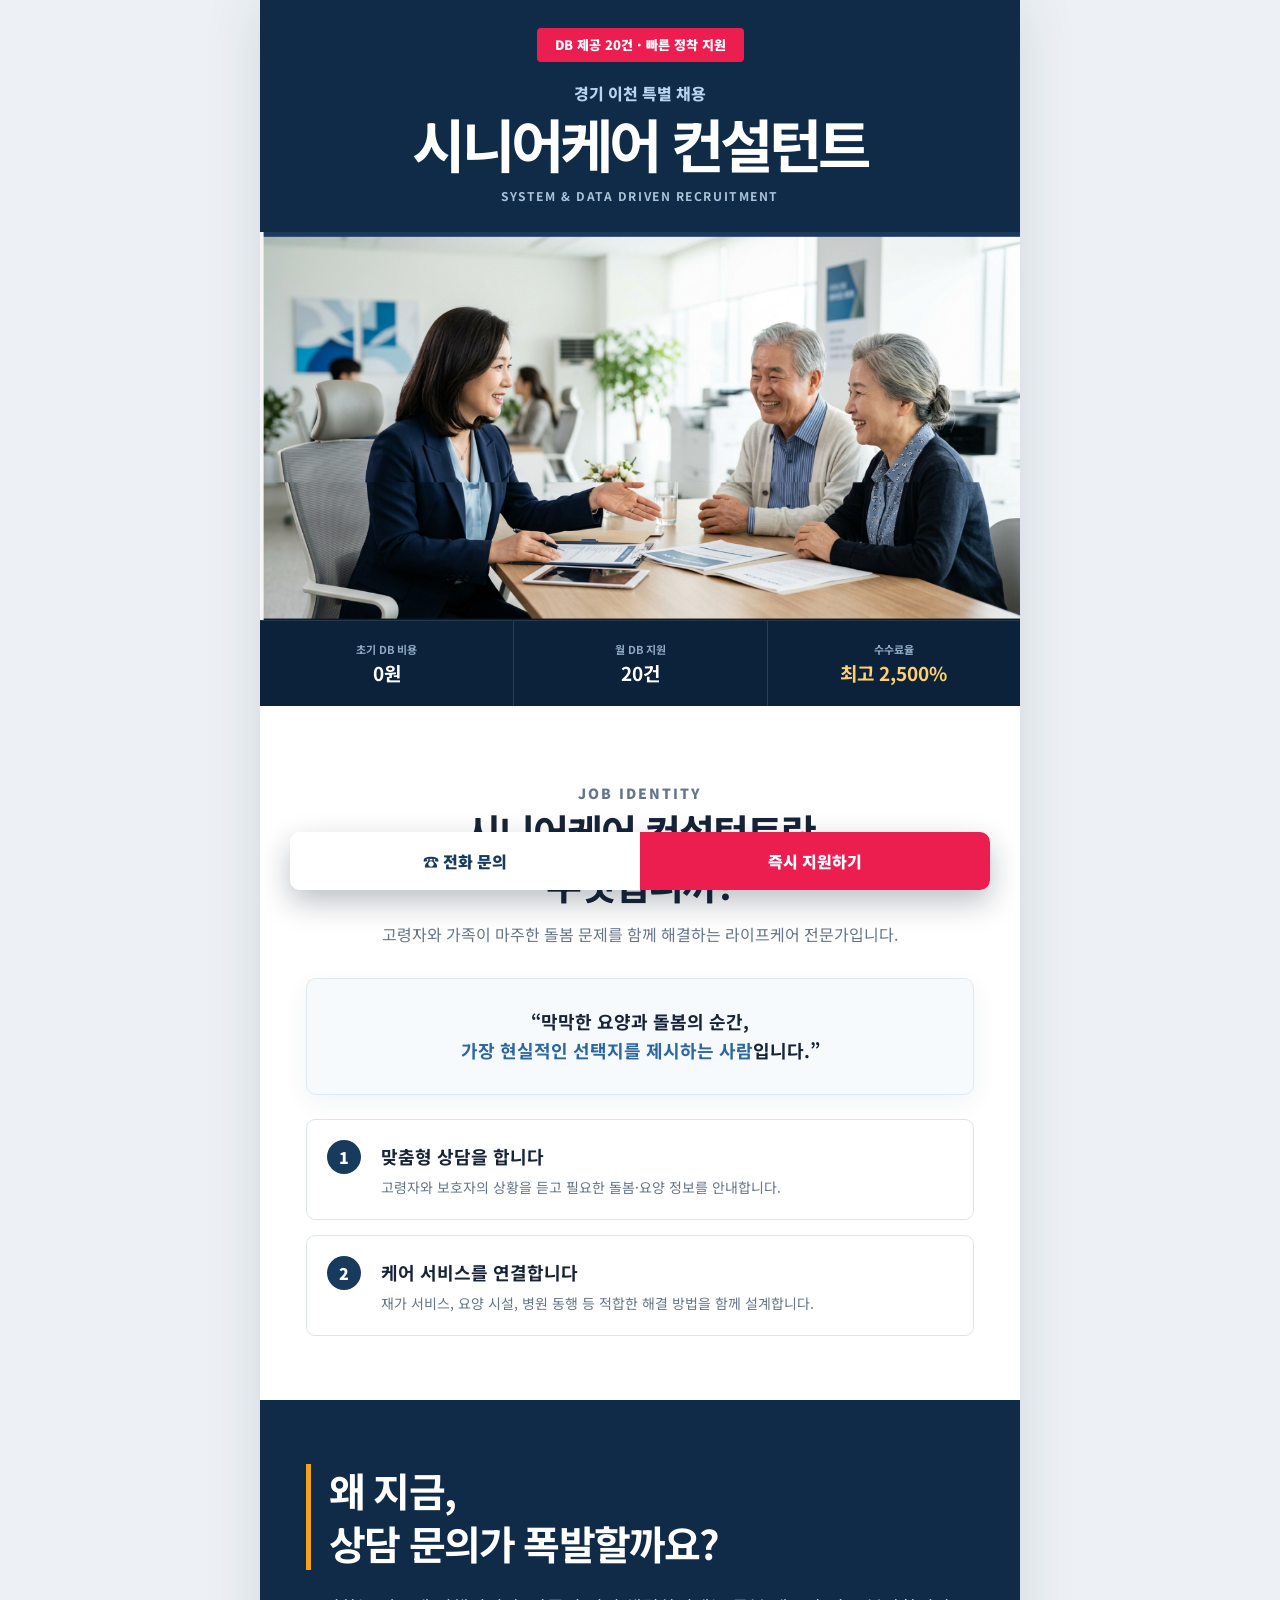
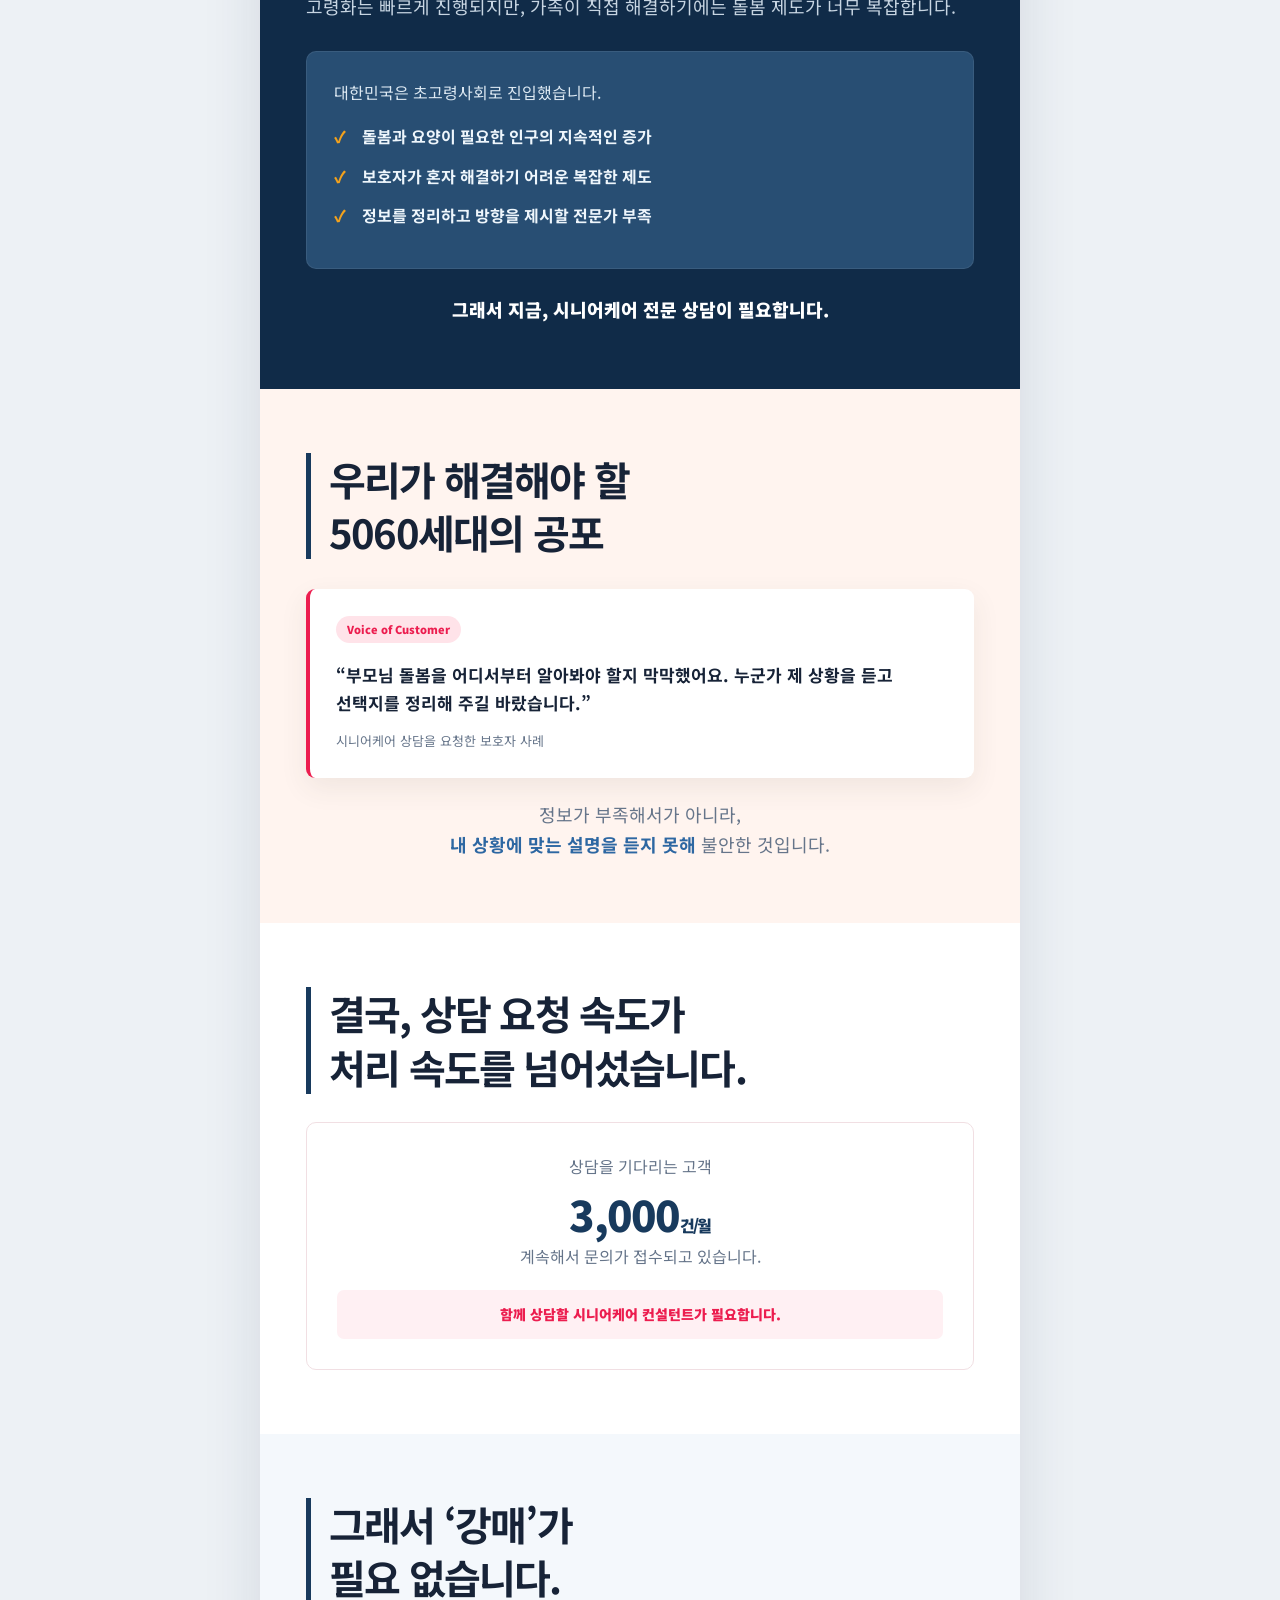
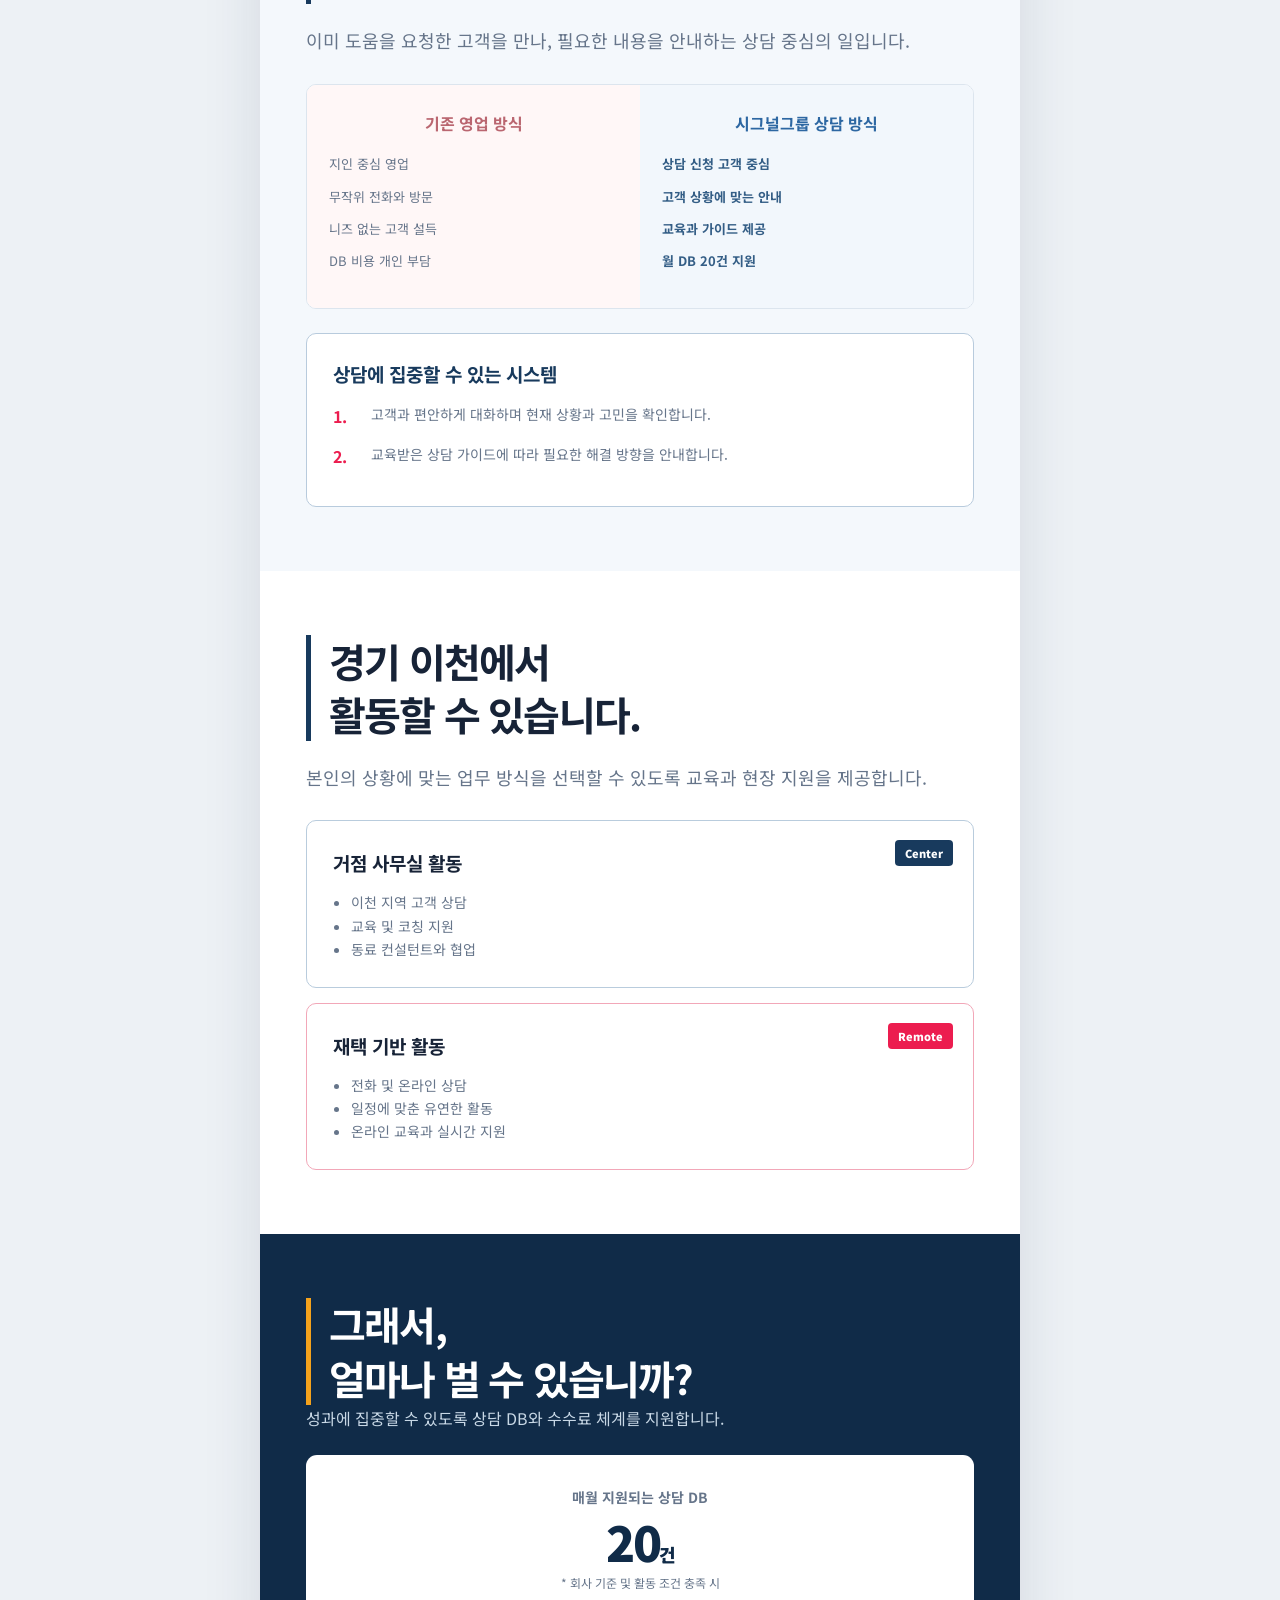
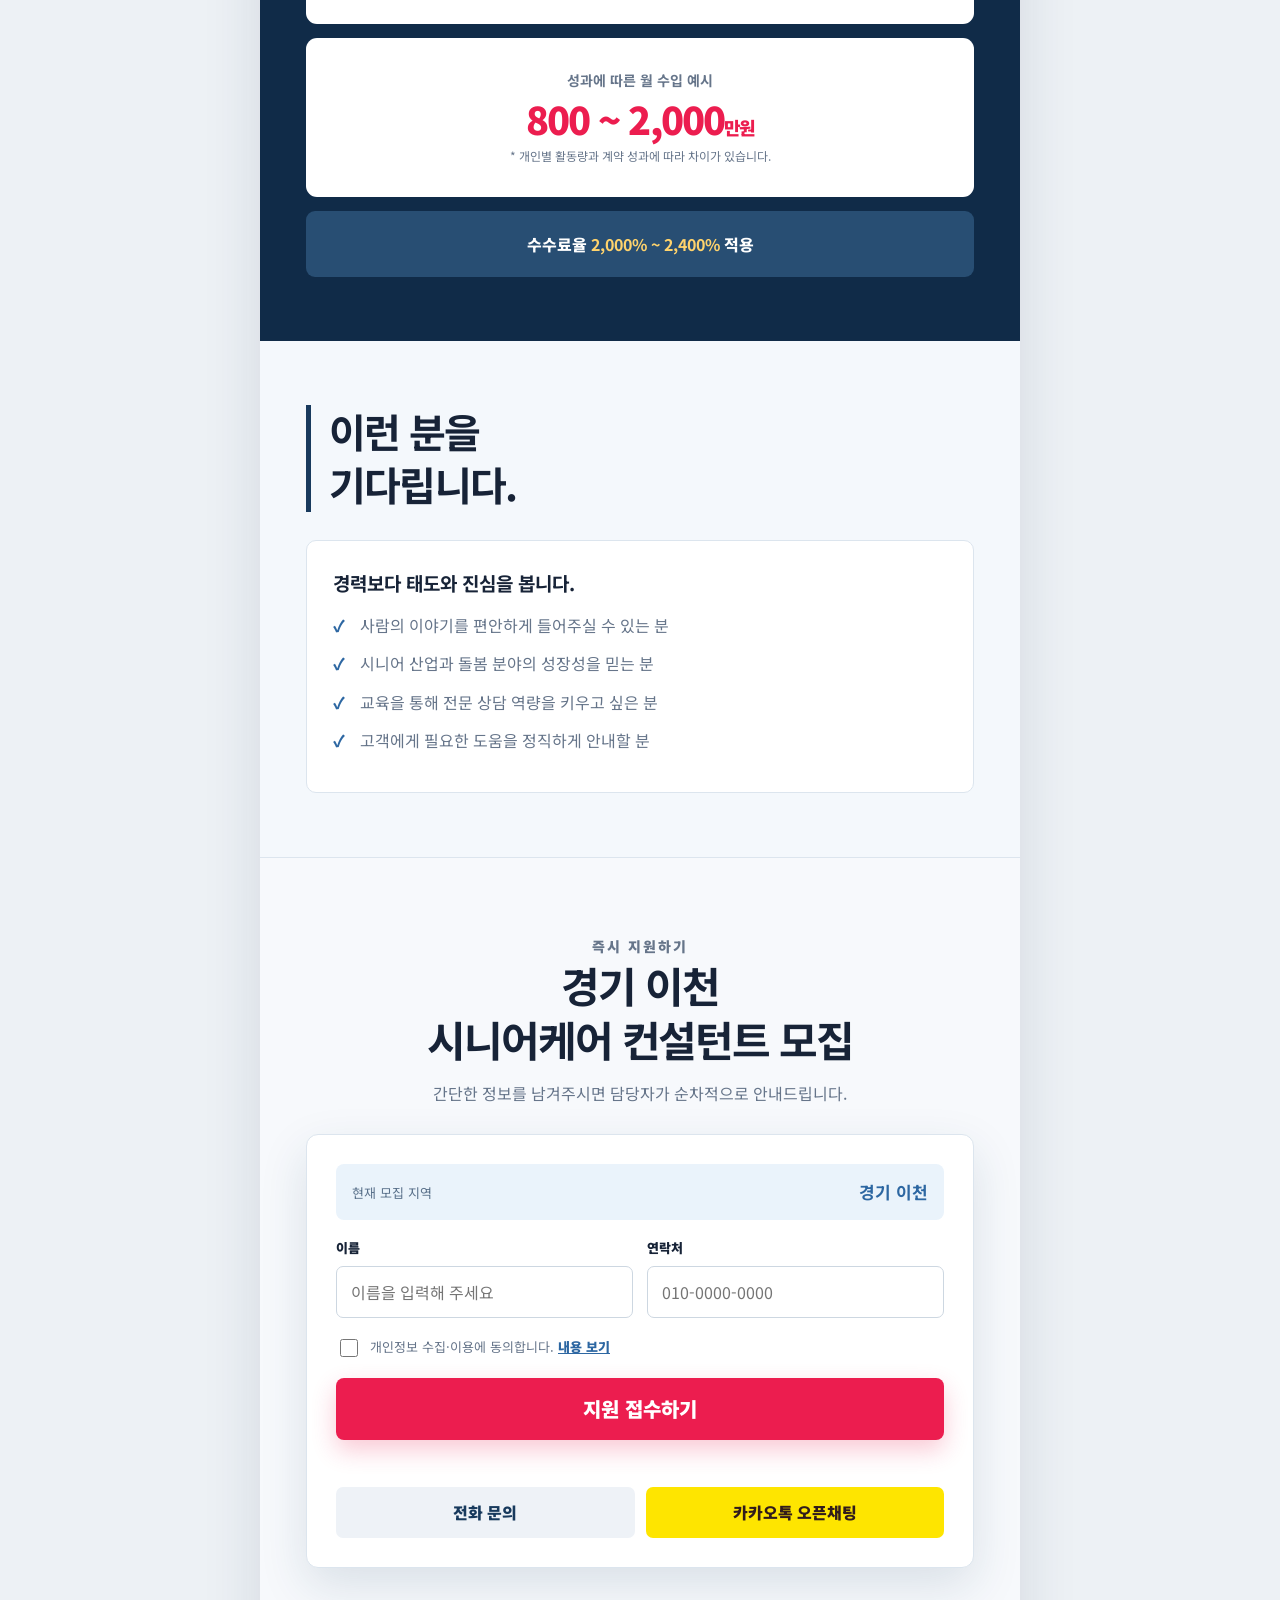
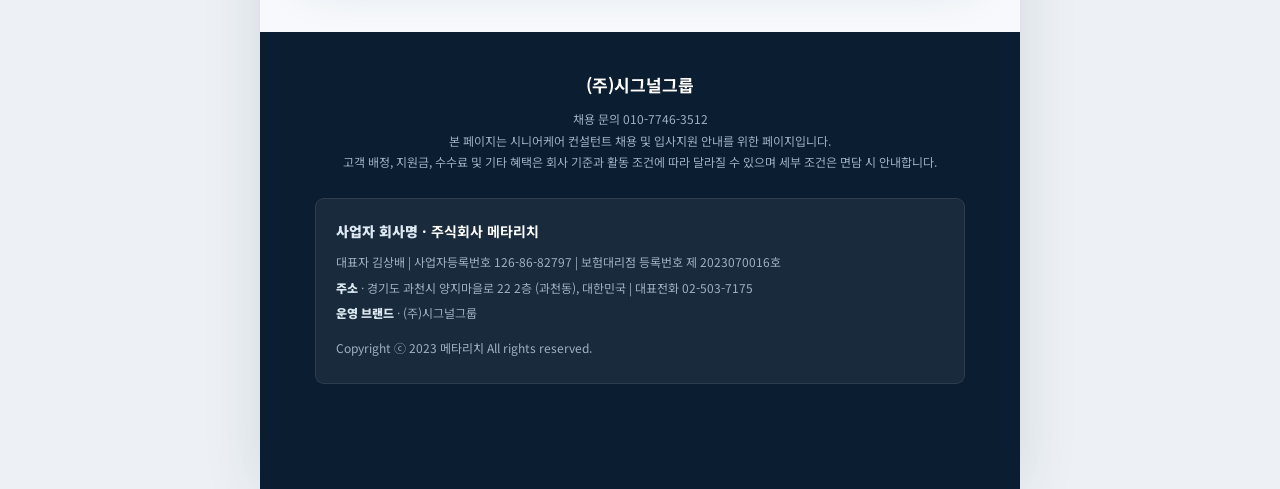
<file: ic/index.html>
<!doctype html>
<html lang="ko">
<head>
  <meta charset="utf-8">
  <meta name="viewport" content="width=device-width,initial-scale=1,viewport-fit=cover">
  <meta name="theme-color" content="#102b48">
  <title>시니어케어 컨설턴트 특별 채용 | (주)시그널그룹</title>
  <meta name="description" content="지역별 시니어케어 컨설턴트 특별 채용. 월 DB 20건 지원.">
  <meta property="og:type" content="website">
  <meta property="og:title" content="시니어케어 컨설턴트 특별 채용">
  <meta property="og:description" content="월 DB 20건 지원 · 지역별 시니어케어 컨설턴트 모집">
  <link rel="preconnect" href="https://fonts.googleapis.com">
  <link rel="preconnect" href="https://fonts.gstatic.com" crossorigin>
  <link href="https://fonts.googleapis.com/css2?family=Noto+Sans+KR:wght@400;500;600;700;800;900&amp;display=swap" rel="stylesheet">
  <link rel="stylesheet" href="../assets/style.css">
</head>
<body>
<main class="page">
  <header class="hero">
    <div class="hero-copy">
      <span class="hero-alert">DB 제공 20건 · 빠른 정착 지원</span>
      <span class="region-badge"><span data-region>강원 원주</span> 특별 채용</span>
      <h1>시니어케어 컨설턴트</h1>
      <p class="hero-sub">SYSTEM &amp; DATA DRIVEN RECRUITMENT</p>
    </div>
    <div class="hero-photo" aria-label="시니어 고객과 상담하는 컨설턴트 이미지">
      <img src="../assets/partners-jobkorea-reference.png" alt="시니어 고객과 상담 중인 컨설턴트">
    </div>
    <div class="hero-stats">
      <div class="hero-stat"><span>초기 DB 비용</span><strong>0원</strong></div>
      <div class="hero-stat"><span>월 DB 지원</span><strong>20건</strong></div>
      <div class="hero-stat"><span>수수료율</span><strong>최고 2,500%</strong></div>
    </div>
  </header>

  <section class="section">
    <div class="center-title">
      <p class="eyebrow">JOB IDENTITY</p>
      <h2>시니어케어 컨설턴트란<br>무엇입니까?</h2>
      <p>고령자와 가족이 마주한 돌봄 문제를 함께 해결하는 라이프케어 전문가입니다.</p>
    </div>
    <div class="quote-card reveal">“막막한 요양과 돌봄의 순간,<br><span class="blue">가장 현실적인 선택지를 제시하는 사람</span>입니다.”</div>
    <div class="role-list reveal">
      <article class="role-item"><span class="role-num">1</span><div><h3>맞춤형 상담을 합니다</h3><p>고령자와 보호자의 상황을 듣고 필요한 돌봄·요양 정보를 안내합니다.</p></div></article>
      <article class="role-item"><span class="role-num">2</span><div><h3>케어 서비스를 연결합니다</h3><p>재가 서비스, 요양 시설, 병원 동행 등 적합한 해결 방법을 함께 설계합니다.</p></div></article>
    </div>
  </section>

  <section class="section dark">
    <h2 class="section-title">왜 지금,<br>상담 문의가 폭발할까요?</h2>
    <p class="section-lead">고령화는 빠르게 진행되지만, 가족이 직접 해결하기에는 돌봄 제도가 너무 복잡합니다.</p>
    <div class="dark-panel reveal">
      <p>대한민국은 초고령사회로 진입했습니다.</p>
      <ul class="check-list">
        <li>돌봄과 요양이 필요한 인구의 지속적인 증가</li>
        <li>보호자가 혼자 해결하기 어려운 복잡한 제도</li>
        <li>정보를 정리하고 방향을 제시할 전문가 부족</li>
      </ul>
    </div>
    <p class="dark-result">그래서 지금, 시니어케어 전문 상담이 필요합니다.</p>
  </section>

  <section class="section peach">
    <h2 class="section-title">우리가 해결해야 할<br>5060세대의 공포</h2>
    <div class="review-card reveal">
      <span class="review-label">Voice of Customer</span>
      <blockquote>“부모님 돌봄을 어디서부터 알아봐야 할지 막막했어요. 누군가 제 상황을 듣고 선택지를 정리해 주길 바랐습니다.”</blockquote>
      <cite>시니어케어 상담을 요청한 보호자 사례</cite>
    </div>
    <p class="section-lead" style="text-align:center">정보가 부족해서가 아니라,<br><strong class="blue">내 상황에 맞는 설명을 듣지 못해</strong> 불안한 것입니다.</p>
  </section>

  <section class="section">
    <h2 class="section-title">결국, 상담 요청 속도가<br>처리 속도를 넘어섰습니다.</h2>
    <div class="demand-card reveal">
      <p>상담을 기다리는 고객</p>
      <div class="demand-number">3,000<small>건/월</small></div>
      <p>계속해서 문의가 접수되고 있습니다.</p>
      <div class="demand-note">함께 상담할 시니어케어 컨설턴트가 필요합니다.</div>
    </div>
  </section>

  <section class="section soft">
    <h2 class="section-title">그래서 ‘강매’가<br>필요 없습니다.</h2>
    <p class="section-lead">이미 도움을 요청한 고객을 만나, 필요한 내용을 안내하는 상담 중심의 일입니다.</p>
    <div class="comparison reveal">
      <div class="compare-col"><h3>기존 영업 방식</h3><ul><li>지인 중심 영업</li><li>무작위 전화와 방문</li><li>니즈 없는 고객 설득</li><li>DB 비용 개인 부담</li></ul></div>
      <div class="compare-col"><h3>시그널그룹 상담 방식</h3><ul><li>상담 신청 고객 중심</li><li>고객 상황에 맞는 안내</li><li>교육과 가이드 제공</li><li>월 DB 20건 지원</li></ul></div>
    </div>
    <div class="system-card reveal">
      <h3>상담에 집중할 수 있는 시스템</h3>
      <div class="system-row"><b>1.</b><p>고객과 편안하게 대화하며 현재 상황과 고민을 확인합니다.</p></div>
      <div class="system-row"><b>2.</b><p>교육받은 상담 가이드에 따라 필요한 해결 방향을 안내합니다.</p></div>
    </div>
  </section>

  <section class="section">
    <h2 class="section-title"><span data-region>강원 원주</span>에서<br>활동할 수 있습니다.</h2>
    <p class="section-lead">본인의 상황에 맞는 업무 방식을 선택할 수 있도록 교육과 현장 지원을 제공합니다.</p>
    <div class="work-grid reveal">
      <article class="work-card"><span class="work-tag">Center</span><h3>거점 사무실 활동</h3><ul><li><span data-region-short>원주</span> 지역 고객 상담</li><li>교육 및 코칭 지원</li><li>동료 컨설턴트와 협업</li></ul></article>
      <article class="work-card remote"><span class="work-tag">Remote</span><h3>재택 기반 활동</h3><ul><li>전화 및 온라인 상담</li><li>일정에 맞춘 유연한 활동</li><li>온라인 교육과 실시간 지원</li></ul></article>
    </div>
  </section>

  <section class="section dark">
    <h2 class="section-title">그래서,<br>얼마나 벌 수 있습니까?</h2>
    <p class="income-intro">성과에 집중할 수 있도록 상담 DB와 수수료 체계를 지원합니다.</p>
    <div class="income-card reveal"><div class="income-label">매월 지원되는 상담 DB</div><div class="income-big">20<small>건</small></div><div class="income-fine">* 회사 기준 및 활동 조건 충족 시</div></div>
    <div class="income-card reveal"><div class="income-label">성과에 따른 월 수입 예시</div><div class="income-big rose">800 ~ 2,000<small>만원</small></div><div class="income-fine">* 개인별 활동량과 계약 성과에 따라 차이가 있습니다.</div></div>
    <div class="commission-bar">수수료율 <strong>2,000% ~ 2,400%</strong> 적용</div>
  </section>

  <section class="section soft">
    <h2 class="section-title">이런 분을<br>기다립니다.</h2>
    <div class="fit-card reveal">
      <h3>경력보다 태도와 진심을 봅니다.</h3>
      <ul class="fit-list"><li>사람의 이야기를 편안하게 들어주실 수 있는 분</li><li>시니어 산업과 돌봄 분야의 성장성을 믿는 분</li><li>교육을 통해 전문 상담 역량을 키우고 싶은 분</li><li>고객에게 필요한 도움을 정직하게 안내할 분</li></ul>
    </div>
  </section>

  <section class="section apply" id="apply">
    <div class="apply-head"><p class="eyebrow">즉시 지원하기</p><h2><span data-region>강원 원주</span><br>시니어케어 컨설턴트 모집</h2><p>간단한 정보를 남겨주시면 담당자가 순차적으로 안내드립니다.</p></div>
    <form class="form-card" id="leadForm" novalidate>
      <div class="region-context"><span>현재 모집 지역</span><strong data-region>강원 원주</strong></div>
      <div class="fields">
        <div class="field"><label for="name">이름</label><input id="name" name="name" autocomplete="name" maxlength="30" required placeholder="이름을 입력해 주세요"></div>
        <div class="field"><label for="phone">연락처</label><input id="phone" name="phone" type="tel" inputmode="numeric" autocomplete="tel" maxlength="13" required placeholder="010-0000-0000"></div>
      </div>
      <div class="honeypot" aria-hidden="true"><label for="website">웹사이트</label><input id="website" name="website" tabindex="-1" autocomplete="off"></div>
      <label class="privacy"><input type="checkbox" name="privacy" required><span>개인정보 수집·이용에 동의합니다. <button type="button" id="privacyOpen">내용 보기</button></span></label>
      <button class="submit" type="submit">지원 접수하기</button>
      <p class="form-message" role="status" aria-live="polite"></p>
      <div class="direct"><a class="contact-btn phone" href="tel:010-7746-3512">전화 문의</a><a class="contact-btn kakao" href="https://open.kakao.com/o/sdqVm6Qg" target="_blank" rel="noopener">카카오톡 오픈채팅</a></div>
    </form>
  </section>

  <footer>
    <strong>(주)시그널그룹</strong>
    <div>채용 문의 010-7746-3512</div>
    <div>본 페이지는 시니어케어 컨설턴트 채용 및 입사지원 안내를 위한 페이지입니다.</div>
    <div>고객 배정, 지원금, 수수료 및 기타 혜택은 회사 기준과 활동 조건에 따라 달라질 수 있으며 세부 조건은 면담 시 안내합니다.</div>
    <div class="legal-company">
      <b><span class="info-label">사업자 회사명</span> · 주식회사 메타리치</b>
      <p>대표자 김상배 | 사업자등록번호 126-86-82797 | 보험대리점 등록번호 제 2023070016호</p>
      <p><span class="info-label">주소</span> · 경기도 과천시 양지마을로 22 2층 (과천동), 대한민국 | 대표전화 02-503-7175</p>
      <p><span class="info-label">운영 브랜드</span> · (주)시그널그룹</p>
      <p class="copyright">Copyright ⓒ 2023 메타리치 All rights reserved.</p>
    </div>
  </footer>
</main>

<nav class="sticky" aria-label="빠른 문의"><a class="phone" href="tel:010-7746-3512">☎ 전화 문의</a><a class="apply-link" href="#apply">즉시 지원하기</a></nav>
<div class="modal" id="privacyModal" role="dialog" aria-modal="true" aria-labelledby="privacyTitle"><div class="modal-box"><h3 id="privacyTitle">개인정보 수집 및 이용 안내</h3><p>수집 항목: 이름, 연락처, 지원 지역</p><p>수집 목적: 입사 상담 및 채용 안내</p><p>보유 기간: 상담 및 채용 절차 종료 후 지체 없이 파기하며, 관계 법령에 따라 보관이 필요한 경우 해당 기간 동안 보관합니다.</p><p>동의를 거부할 수 있으며, 거부 시 지원 접수가 제한될 수 있습니다.</p><button type="button" id="privacyClose">확인</button></div></div>
<div class="modal" id="successModal" role="dialog" aria-modal="true" aria-labelledby="successTitle"><div class="modal-box"><h3 id="successTitle">지원이 접수되었습니다</h3><p>담당자가 신청 내용을 확인한 후 순차적으로 연락드리겠습니다.</p><button type="button" id="successClose">확인</button></div></div>
<noscript>지원 접수를 위해 자바스크립트를 활성화해 주세요.</noscript>
<script src="../assets/app.js"></script>
</body>
</html>
</file>
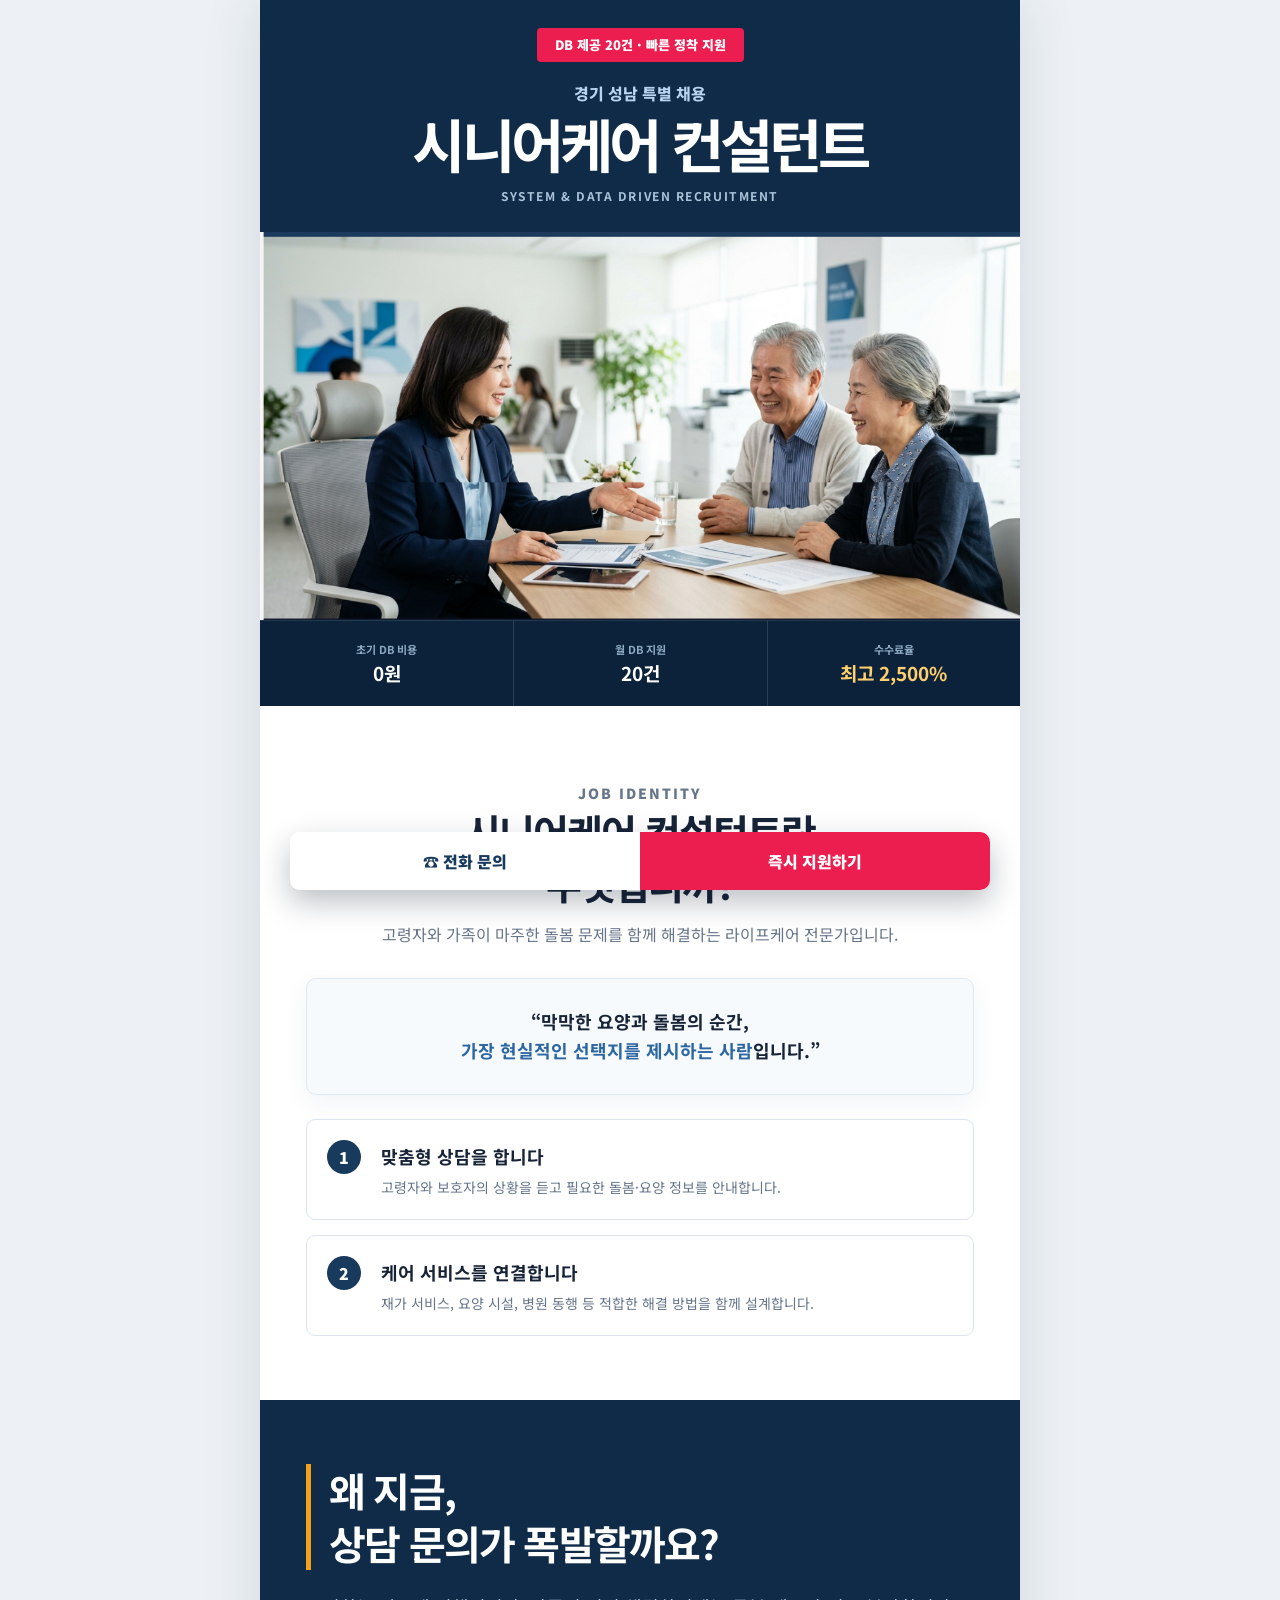
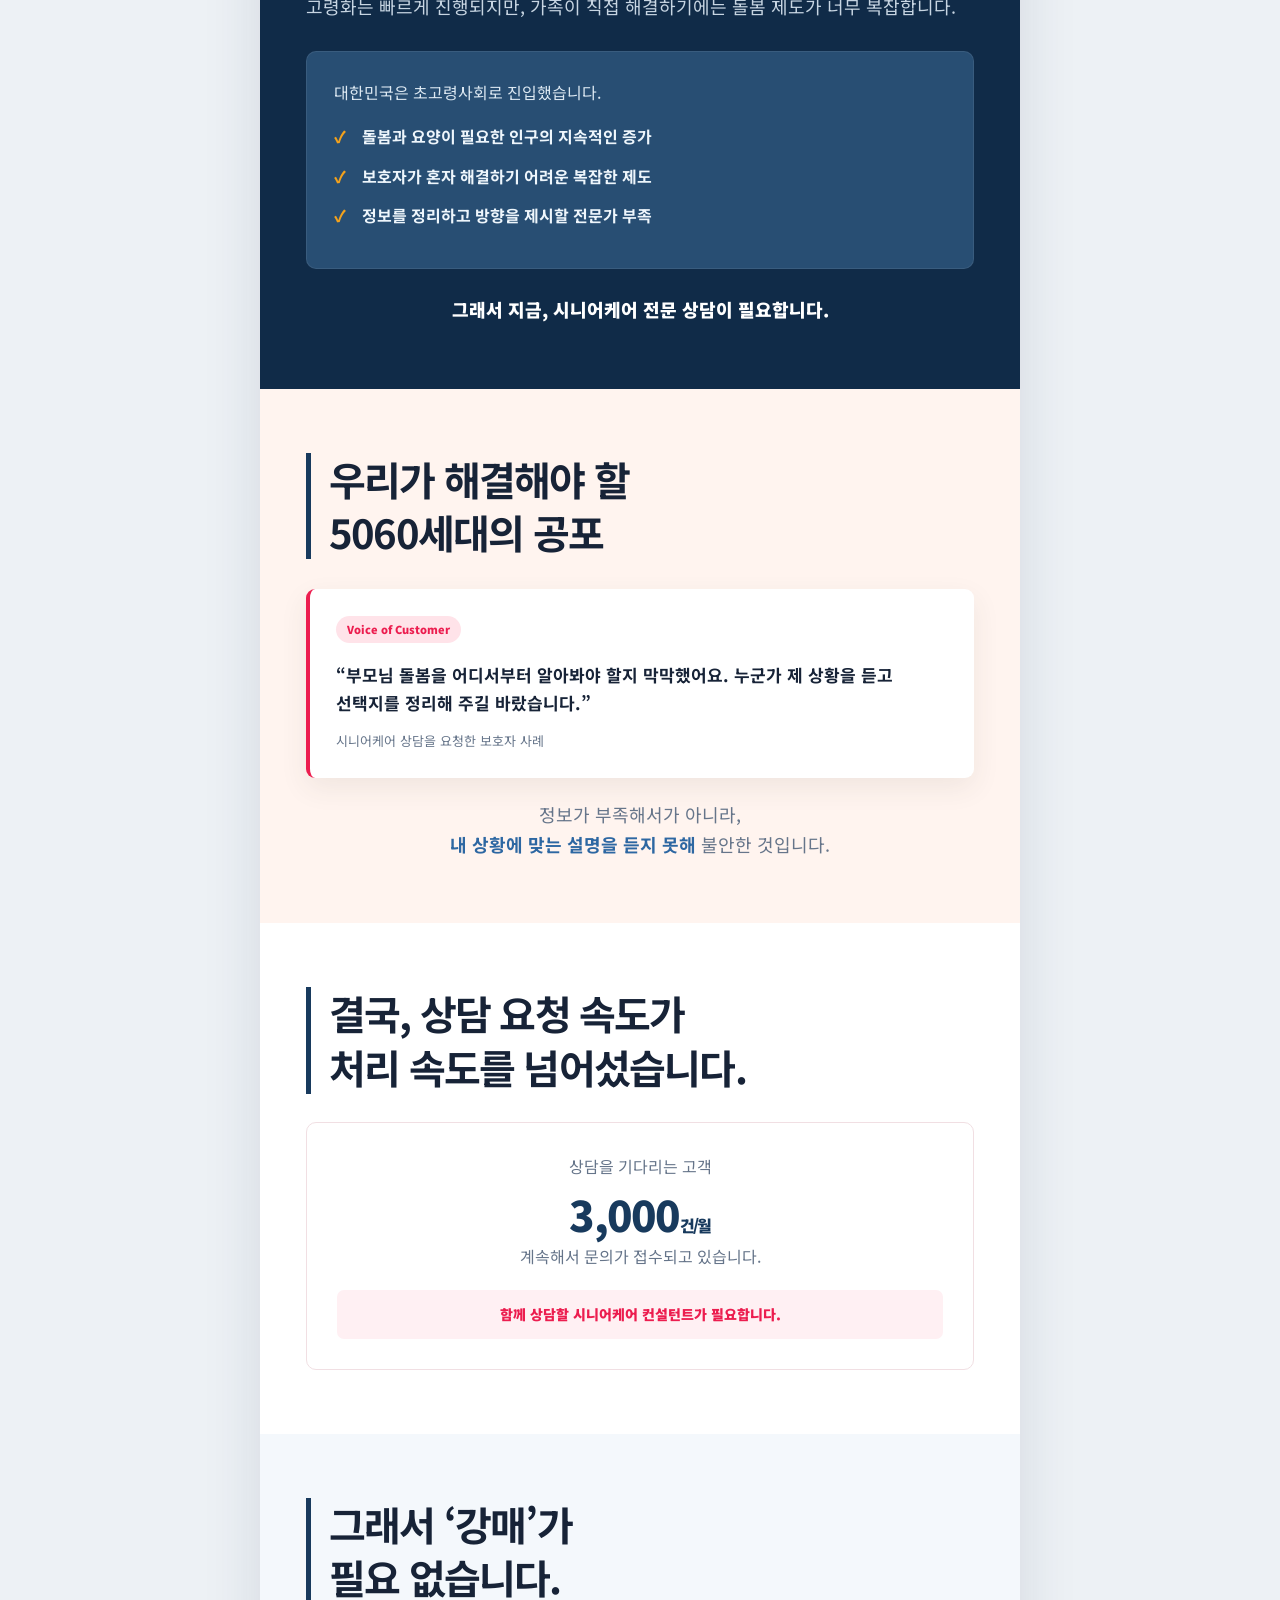
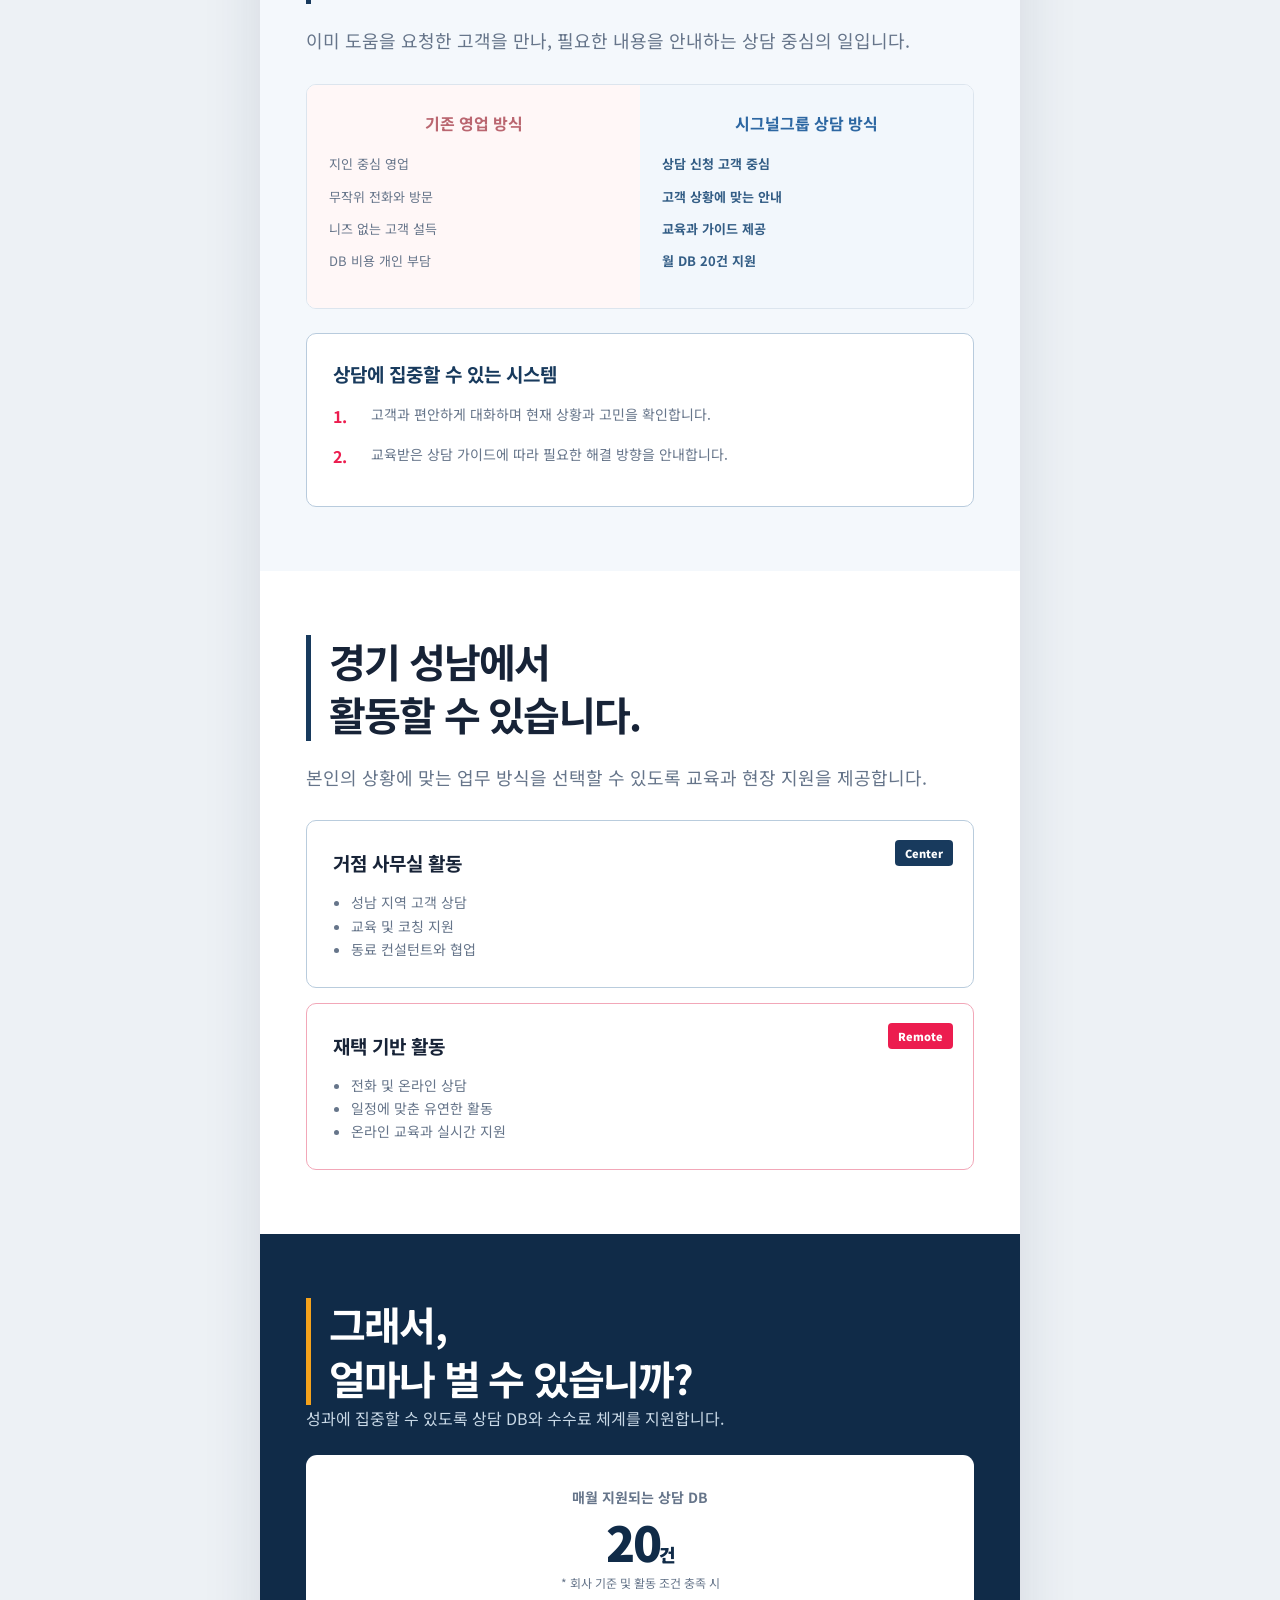
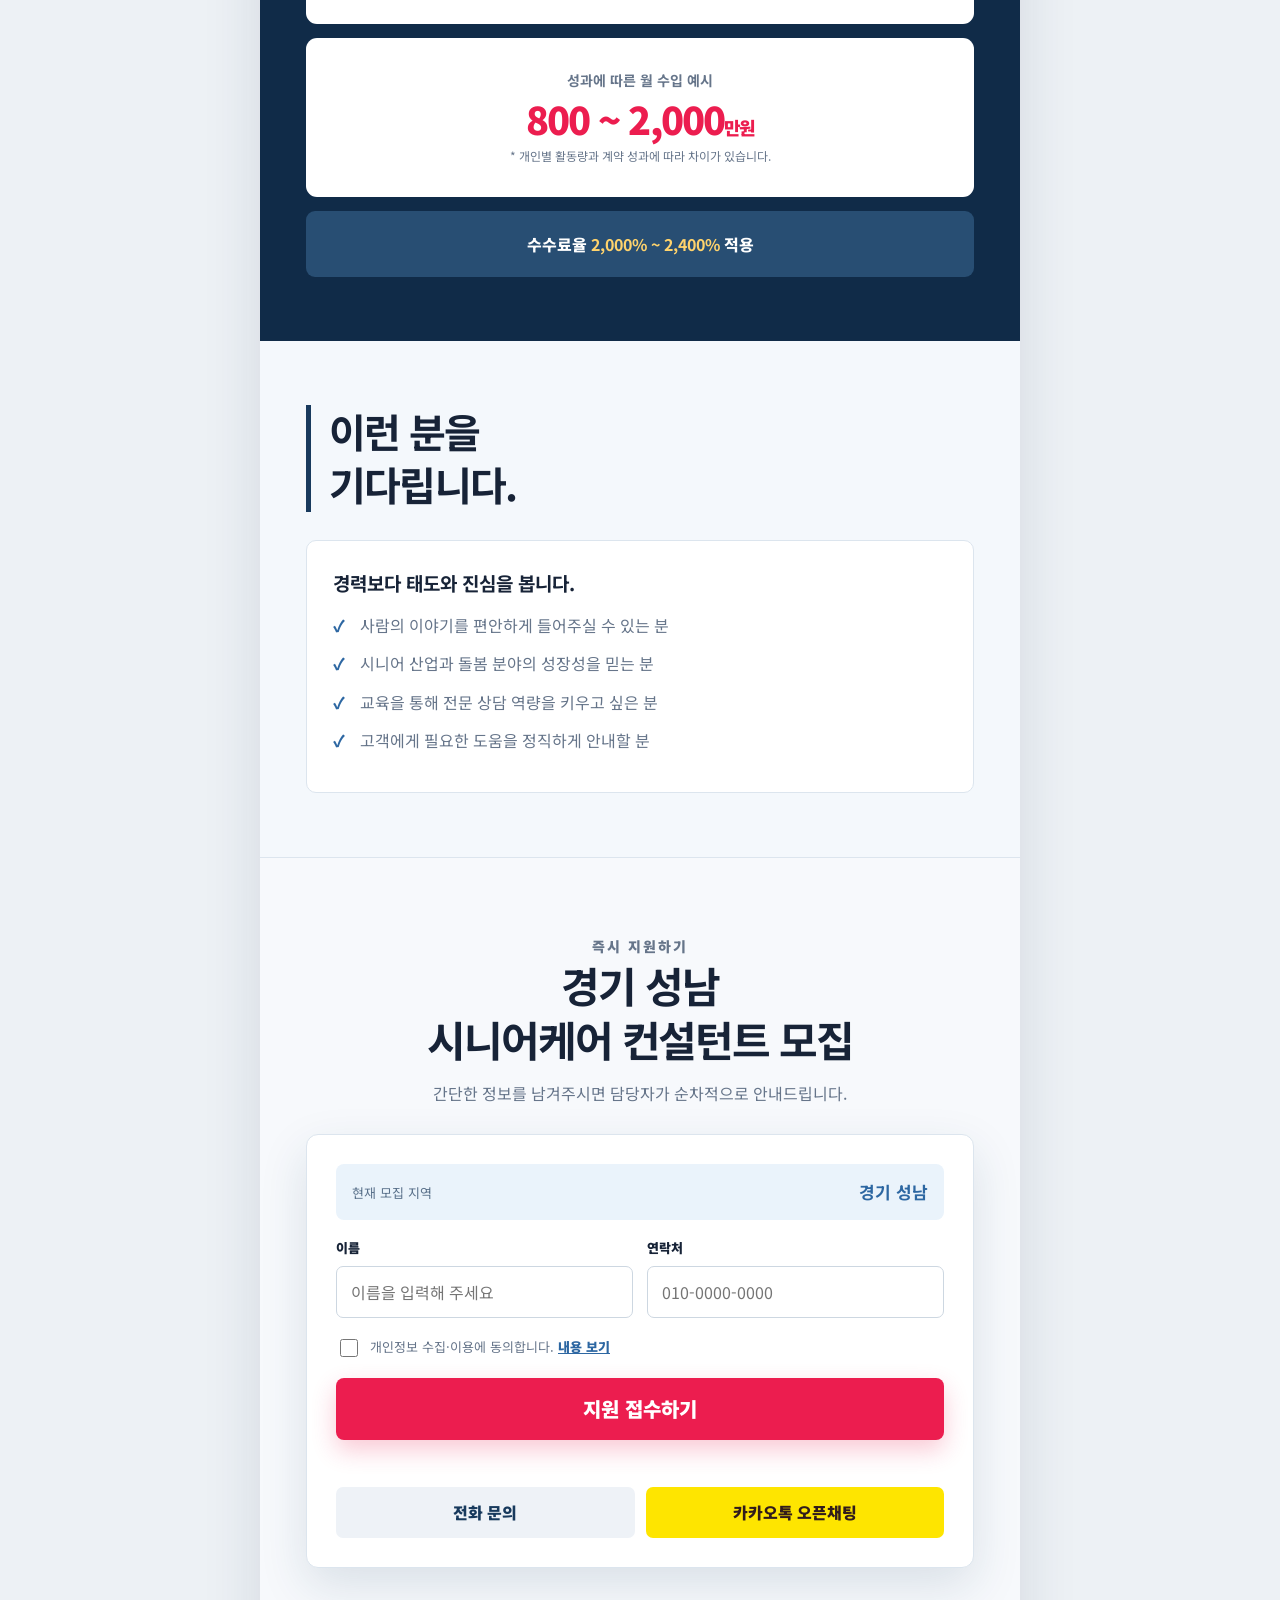
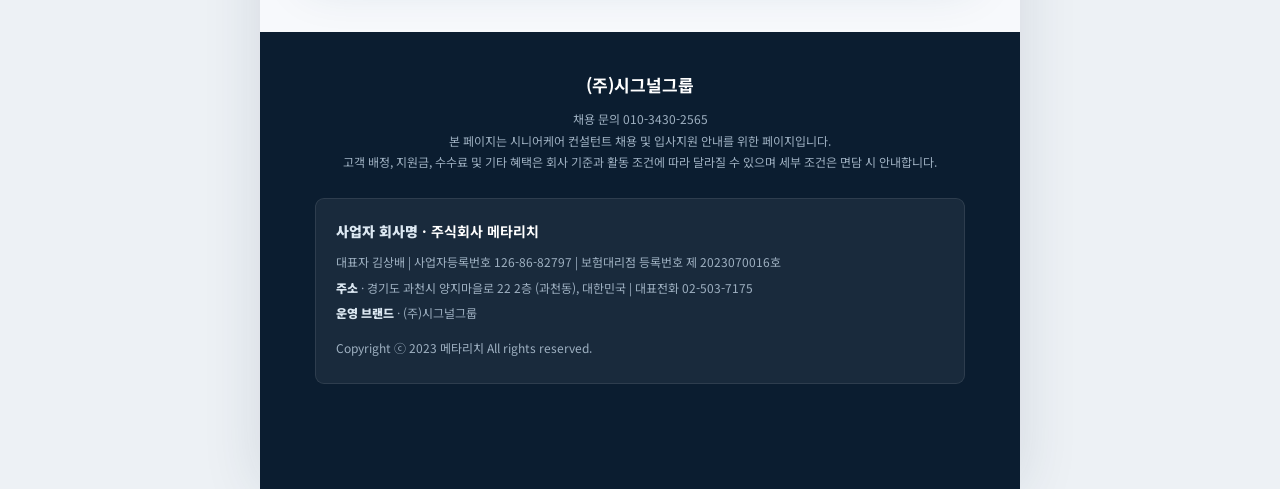
<file: sn/index.html>
<!doctype html>
<html lang="ko">
<head>
  <meta charset="utf-8">
  <meta name="viewport" content="width=device-width,initial-scale=1,viewport-fit=cover">
  <meta name="theme-color" content="#102b48">
  <title>시니어케어 컨설턴트 특별 채용 | (주)시그널그룹</title>
  <meta name="description" content="지역별 시니어케어 컨설턴트 특별 채용. 월 DB 20건 지원.">
  <meta property="og:type" content="website">
  <meta property="og:title" content="시니어케어 컨설턴트 특별 채용">
  <meta property="og:description" content="월 DB 20건 지원 · 지역별 시니어케어 컨설턴트 모집">
  <link rel="preconnect" href="https://fonts.googleapis.com">
  <link rel="preconnect" href="https://fonts.gstatic.com" crossorigin>
  <link href="https://fonts.googleapis.com/css2?family=Noto+Sans+KR:wght@400;500;600;700;800;900&amp;display=swap" rel="stylesheet">
  <link rel="stylesheet" href="../assets/style.css">
</head>
<body>
<main class="page">
  <header class="hero">
    <div class="hero-copy">
      <span class="hero-alert">DB 제공 20건 · 빠른 정착 지원</span>
      <span class="region-badge"><span data-region>강원 원주</span> 특별 채용</span>
      <h1>시니어케어 컨설턴트</h1>
      <p class="hero-sub">SYSTEM &amp; DATA DRIVEN RECRUITMENT</p>
    </div>
    <div class="hero-photo" aria-label="시니어 고객과 상담하는 컨설턴트 이미지">
      <img src="../assets/partners-jobkorea-reference.png" alt="시니어 고객과 상담 중인 컨설턴트">
    </div>
    <div class="hero-stats">
      <div class="hero-stat"><span>초기 DB 비용</span><strong>0원</strong></div>
      <div class="hero-stat"><span>월 DB 지원</span><strong>20건</strong></div>
      <div class="hero-stat"><span>수수료율</span><strong>최고 2,500%</strong></div>
    </div>
  </header>

  <section class="section">
    <div class="center-title">
      <p class="eyebrow">JOB IDENTITY</p>
      <h2>시니어케어 컨설턴트란<br>무엇입니까?</h2>
      <p>고령자와 가족이 마주한 돌봄 문제를 함께 해결하는 라이프케어 전문가입니다.</p>
    </div>
    <div class="quote-card reveal">“막막한 요양과 돌봄의 순간,<br><span class="blue">가장 현실적인 선택지를 제시하는 사람</span>입니다.”</div>
    <div class="role-list reveal">
      <article class="role-item"><span class="role-num">1</span><div><h3>맞춤형 상담을 합니다</h3><p>고령자와 보호자의 상황을 듣고 필요한 돌봄·요양 정보를 안내합니다.</p></div></article>
      <article class="role-item"><span class="role-num">2</span><div><h3>케어 서비스를 연결합니다</h3><p>재가 서비스, 요양 시설, 병원 동행 등 적합한 해결 방법을 함께 설계합니다.</p></div></article>
    </div>
  </section>

  <section class="section dark">
    <h2 class="section-title">왜 지금,<br>상담 문의가 폭발할까요?</h2>
    <p class="section-lead">고령화는 빠르게 진행되지만, 가족이 직접 해결하기에는 돌봄 제도가 너무 복잡합니다.</p>
    <div class="dark-panel reveal">
      <p>대한민국은 초고령사회로 진입했습니다.</p>
      <ul class="check-list">
        <li>돌봄과 요양이 필요한 인구의 지속적인 증가</li>
        <li>보호자가 혼자 해결하기 어려운 복잡한 제도</li>
        <li>정보를 정리하고 방향을 제시할 전문가 부족</li>
      </ul>
    </div>
    <p class="dark-result">그래서 지금, 시니어케어 전문 상담이 필요합니다.</p>
  </section>

  <section class="section peach">
    <h2 class="section-title">우리가 해결해야 할<br>5060세대의 공포</h2>
    <div class="review-card reveal">
      <span class="review-label">Voice of Customer</span>
      <blockquote>“부모님 돌봄을 어디서부터 알아봐야 할지 막막했어요. 누군가 제 상황을 듣고 선택지를 정리해 주길 바랐습니다.”</blockquote>
      <cite>시니어케어 상담을 요청한 보호자 사례</cite>
    </div>
    <p class="section-lead" style="text-align:center">정보가 부족해서가 아니라,<br><strong class="blue">내 상황에 맞는 설명을 듣지 못해</strong> 불안한 것입니다.</p>
  </section>

  <section class="section">
    <h2 class="section-title">결국, 상담 요청 속도가<br>처리 속도를 넘어섰습니다.</h2>
    <div class="demand-card reveal">
      <p>상담을 기다리는 고객</p>
      <div class="demand-number">3,000<small>건/월</small></div>
      <p>계속해서 문의가 접수되고 있습니다.</p>
      <div class="demand-note">함께 상담할 시니어케어 컨설턴트가 필요합니다.</div>
    </div>
  </section>

  <section class="section soft">
    <h2 class="section-title">그래서 ‘강매’가<br>필요 없습니다.</h2>
    <p class="section-lead">이미 도움을 요청한 고객을 만나, 필요한 내용을 안내하는 상담 중심의 일입니다.</p>
    <div class="comparison reveal">
      <div class="compare-col"><h3>기존 영업 방식</h3><ul><li>지인 중심 영업</li><li>무작위 전화와 방문</li><li>니즈 없는 고객 설득</li><li>DB 비용 개인 부담</li></ul></div>
      <div class="compare-col"><h3>시그널그룹 상담 방식</h3><ul><li>상담 신청 고객 중심</li><li>고객 상황에 맞는 안내</li><li>교육과 가이드 제공</li><li>월 DB 20건 지원</li></ul></div>
    </div>
    <div class="system-card reveal">
      <h3>상담에 집중할 수 있는 시스템</h3>
      <div class="system-row"><b>1.</b><p>고객과 편안하게 대화하며 현재 상황과 고민을 확인합니다.</p></div>
      <div class="system-row"><b>2.</b><p>교육받은 상담 가이드에 따라 필요한 해결 방향을 안내합니다.</p></div>
    </div>
  </section>

  <section class="section">
    <h2 class="section-title"><span data-region>강원 원주</span>에서<br>활동할 수 있습니다.</h2>
    <p class="section-lead">본인의 상황에 맞는 업무 방식을 선택할 수 있도록 교육과 현장 지원을 제공합니다.</p>
    <div class="work-grid reveal">
      <article class="work-card"><span class="work-tag">Center</span><h3>거점 사무실 활동</h3><ul><li><span data-region-short>원주</span> 지역 고객 상담</li><li>교육 및 코칭 지원</li><li>동료 컨설턴트와 협업</li></ul></article>
      <article class="work-card remote"><span class="work-tag">Remote</span><h3>재택 기반 활동</h3><ul><li>전화 및 온라인 상담</li><li>일정에 맞춘 유연한 활동</li><li>온라인 교육과 실시간 지원</li></ul></article>
    </div>
  </section>

  <section class="section dark">
    <h2 class="section-title">그래서,<br>얼마나 벌 수 있습니까?</h2>
    <p class="income-intro">성과에 집중할 수 있도록 상담 DB와 수수료 체계를 지원합니다.</p>
    <div class="income-card reveal"><div class="income-label">매월 지원되는 상담 DB</div><div class="income-big">20<small>건</small></div><div class="income-fine">* 회사 기준 및 활동 조건 충족 시</div></div>
    <div class="income-card reveal"><div class="income-label">성과에 따른 월 수입 예시</div><div class="income-big rose">800 ~ 2,000<small>만원</small></div><div class="income-fine">* 개인별 활동량과 계약 성과에 따라 차이가 있습니다.</div></div>
    <div class="commission-bar">수수료율 <strong>2,000% ~ 2,400%</strong> 적용</div>
  </section>

  <section class="section soft">
    <h2 class="section-title">이런 분을<br>기다립니다.</h2>
    <div class="fit-card reveal">
      <h3>경력보다 태도와 진심을 봅니다.</h3>
      <ul class="fit-list"><li>사람의 이야기를 편안하게 들어주실 수 있는 분</li><li>시니어 산업과 돌봄 분야의 성장성을 믿는 분</li><li>교육을 통해 전문 상담 역량을 키우고 싶은 분</li><li>고객에게 필요한 도움을 정직하게 안내할 분</li></ul>
    </div>
  </section>

  <section class="section apply" id="apply">
    <div class="apply-head"><p class="eyebrow">즉시 지원하기</p><h2><span data-region>강원 원주</span><br>시니어케어 컨설턴트 모집</h2><p>간단한 정보를 남겨주시면 담당자가 순차적으로 안내드립니다.</p></div>
    <form class="form-card" id="leadForm" novalidate>
      <div class="region-context"><span>현재 모집 지역</span><strong data-region>강원 원주</strong></div>
      <div class="fields">
        <div class="field"><label for="name">이름</label><input id="name" name="name" autocomplete="name" maxlength="30" required placeholder="이름을 입력해 주세요"></div>
        <div class="field"><label for="phone">연락처</label><input id="phone" name="phone" type="tel" inputmode="numeric" autocomplete="tel" maxlength="13" required placeholder="010-0000-0000"></div>
      </div>
      <div class="honeypot" aria-hidden="true"><label for="website">웹사이트</label><input id="website" name="website" tabindex="-1" autocomplete="off"></div>
      <label class="privacy"><input type="checkbox" name="privacy" required><span>개인정보 수집·이용에 동의합니다. <button type="button" id="privacyOpen">내용 보기</button></span></label>
      <button class="submit" type="submit">지원 접수하기</button>
      <p class="form-message" role="status" aria-live="polite"></p>
      <div class="direct"><a class="contact-btn phone" href="tel:010-3430-2565">전화 문의</a><a class="contact-btn kakao" href="https://open.kakao.com/o/sdqVm6Qg" target="_blank" rel="noopener">카카오톡 오픈채팅</a></div>
    </form>
  </section>

  <footer>
    <strong>(주)시그널그룹</strong>
    <div>채용 문의 010-3430-2565</div>
    <div>본 페이지는 시니어케어 컨설턴트 채용 및 입사지원 안내를 위한 페이지입니다.</div>
    <div>고객 배정, 지원금, 수수료 및 기타 혜택은 회사 기준과 활동 조건에 따라 달라질 수 있으며 세부 조건은 면담 시 안내합니다.</div>
    <div class="legal-company">
      <b><span class="info-label">사업자 회사명</span> · 주식회사 메타리치</b>
      <p>대표자 김상배 | 사업자등록번호 126-86-82797 | 보험대리점 등록번호 제 2023070016호</p>
      <p><span class="info-label">주소</span> · 경기도 과천시 양지마을로 22 2층 (과천동), 대한민국 | 대표전화 02-503-7175</p>
      <p><span class="info-label">운영 브랜드</span> · (주)시그널그룹</p>
      <p class="copyright">Copyright ⓒ 2023 메타리치 All rights reserved.</p>
    </div>
  </footer>
</main>

<nav class="sticky" aria-label="빠른 문의"><a class="phone" href="tel:010-3430-2565">☎ 전화 문의</a><a class="apply-link" href="#apply">즉시 지원하기</a></nav>
<div class="modal" id="privacyModal" role="dialog" aria-modal="true" aria-labelledby="privacyTitle"><div class="modal-box"><h3 id="privacyTitle">개인정보 수집 및 이용 안내</h3><p>수집 항목: 이름, 연락처, 지원 지역</p><p>수집 목적: 입사 상담 및 채용 안내</p><p>보유 기간: 상담 및 채용 절차 종료 후 지체 없이 파기하며, 관계 법령에 따라 보관이 필요한 경우 해당 기간 동안 보관합니다.</p><p>동의를 거부할 수 있으며, 거부 시 지원 접수가 제한될 수 있습니다.</p><button type="button" id="privacyClose">확인</button></div></div>
<div class="modal" id="successModal" role="dialog" aria-modal="true" aria-labelledby="successTitle"><div class="modal-box"><h3 id="successTitle">지원이 접수되었습니다</h3><p>담당자가 신청 내용을 확인한 후 순차적으로 연락드리겠습니다.</p><button type="button" id="successClose">확인</button></div></div>
<noscript>지원 접수를 위해 자바스크립트를 활성화해 주세요.</noscript>
<script src="../assets/app.js"></script>
</body>
</html>
</file>
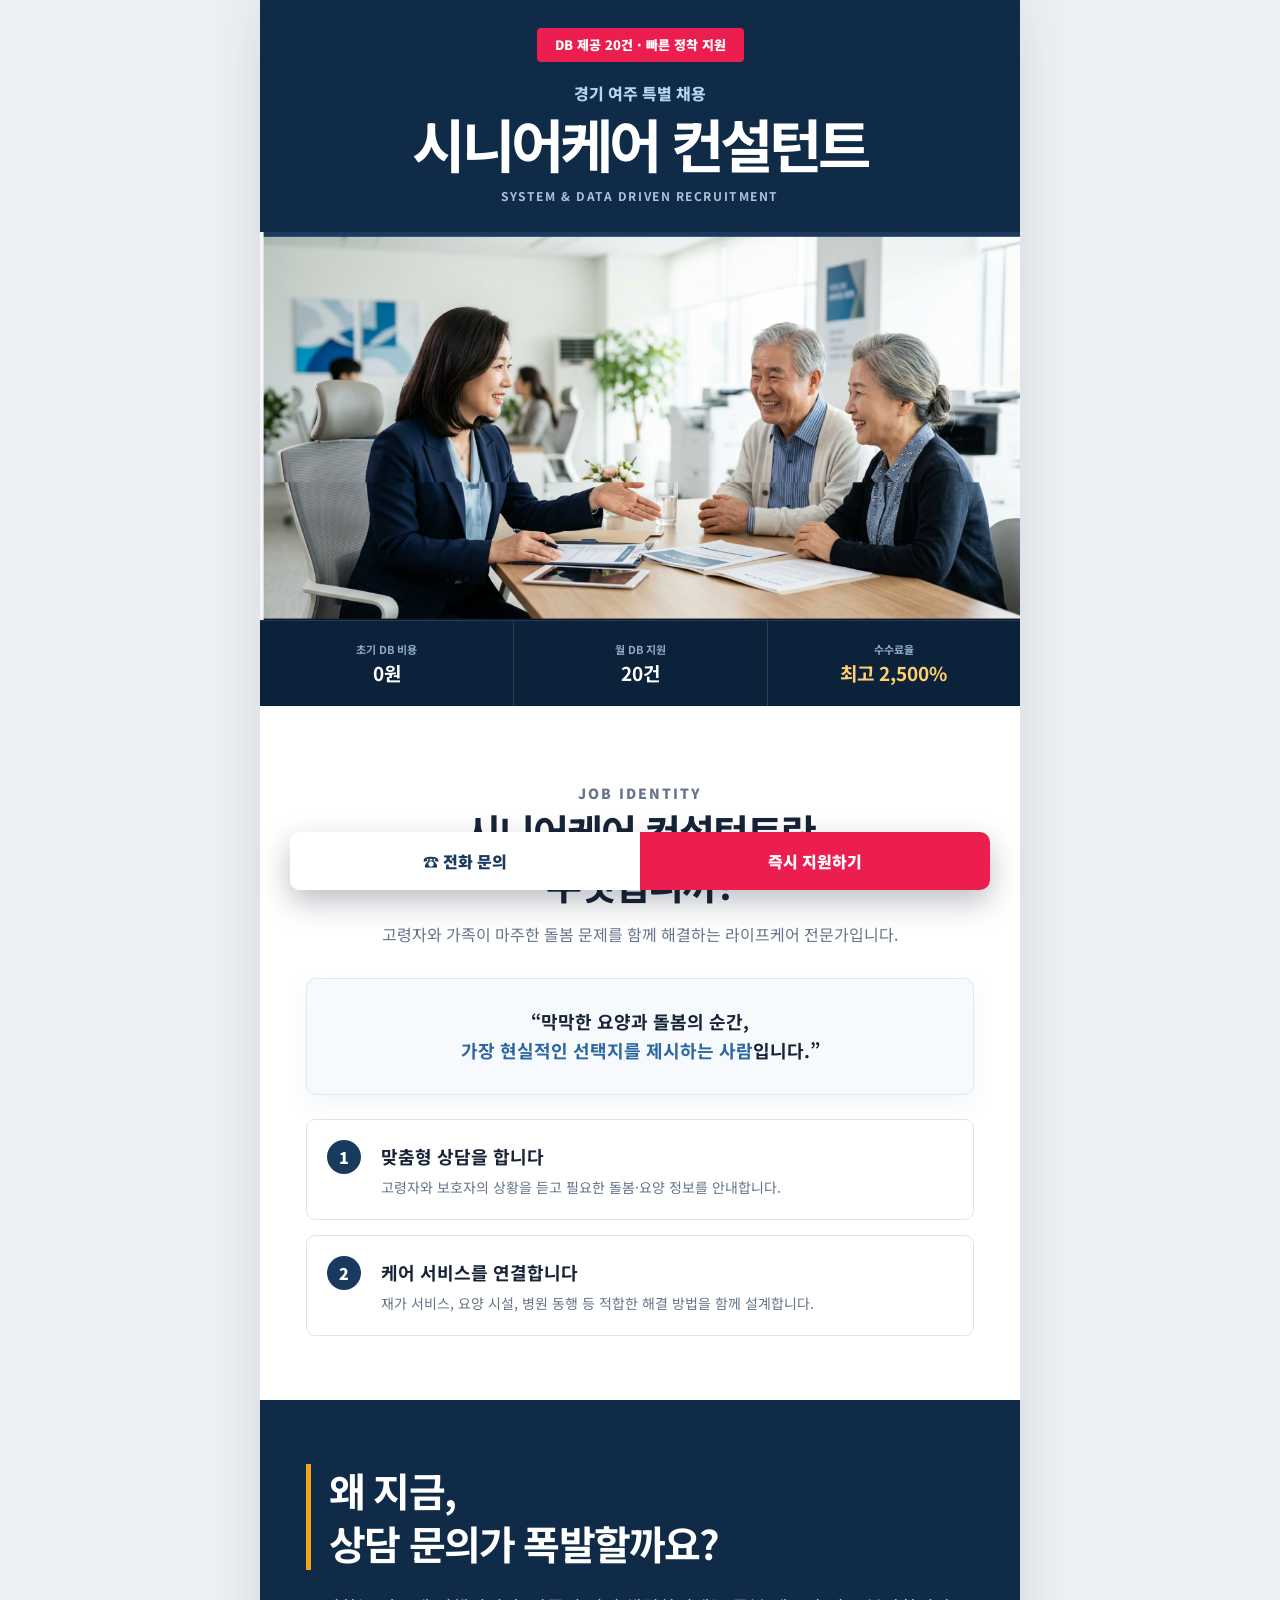
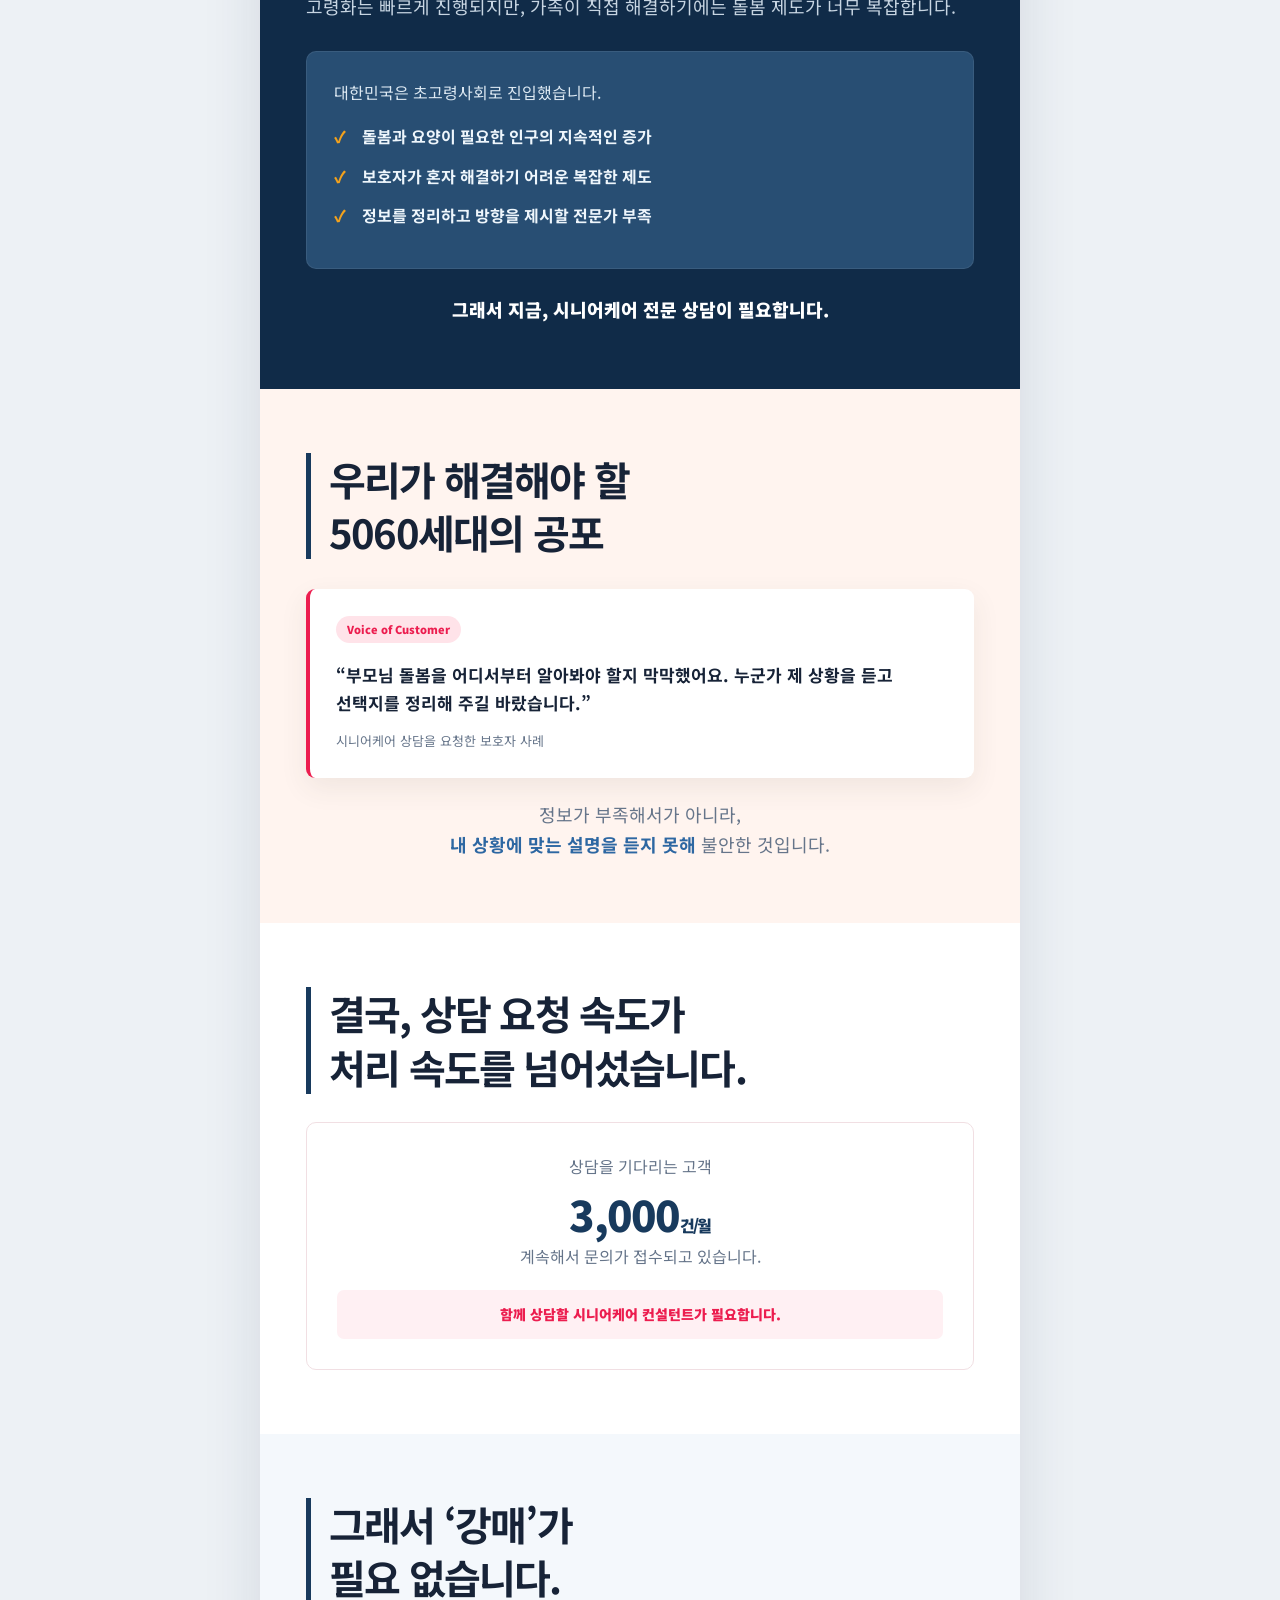
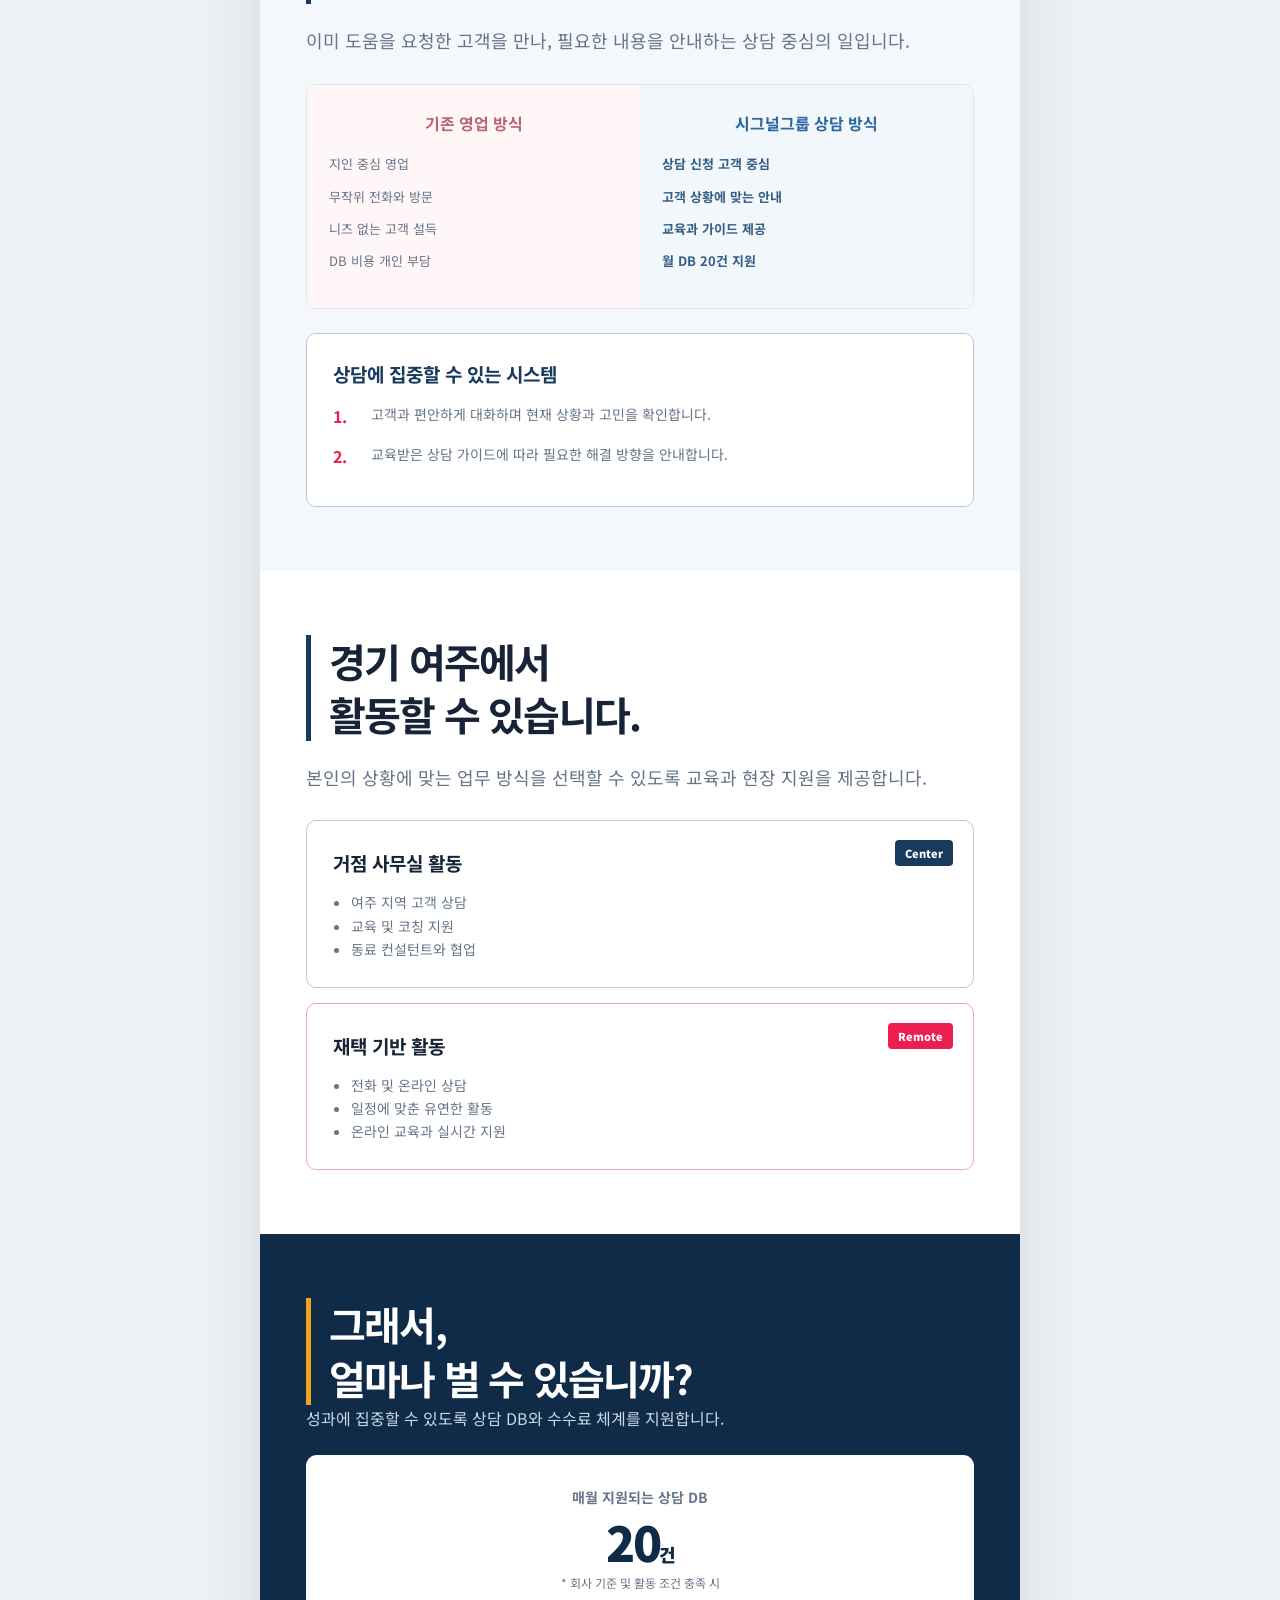
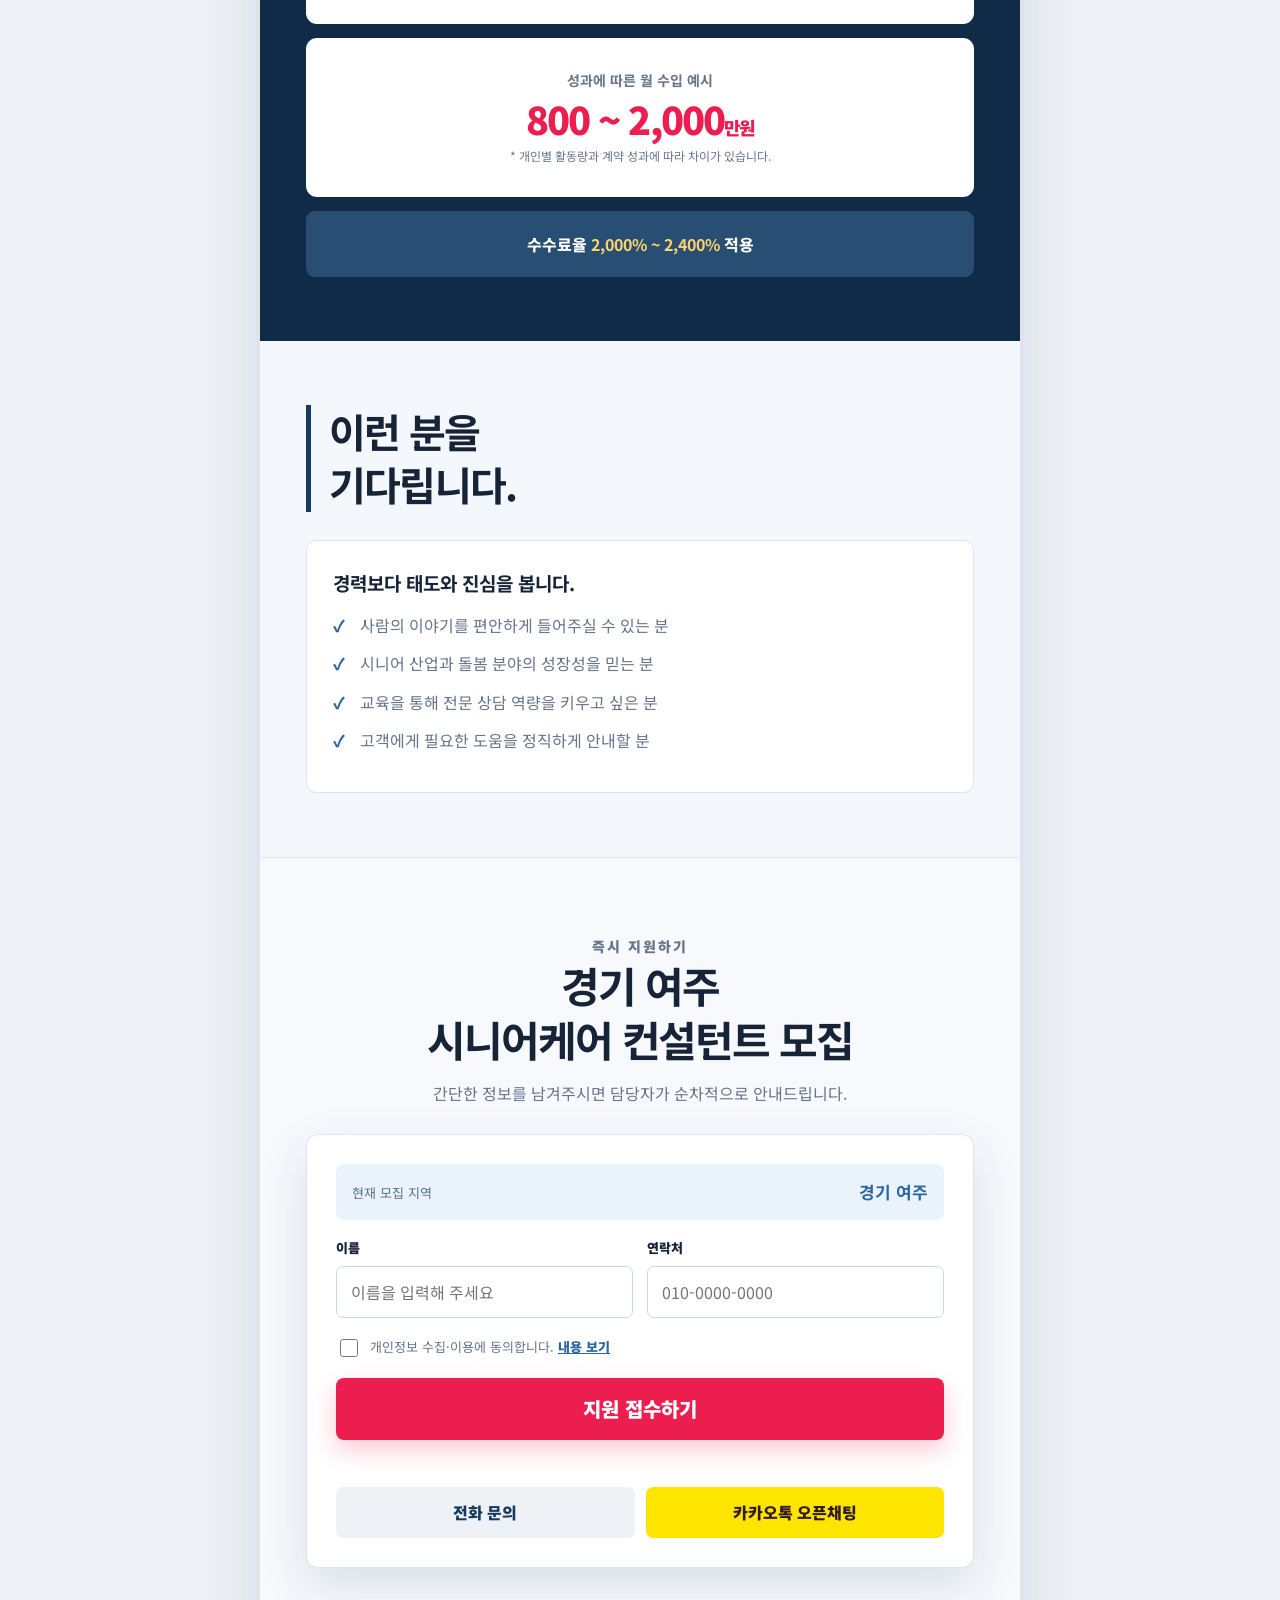
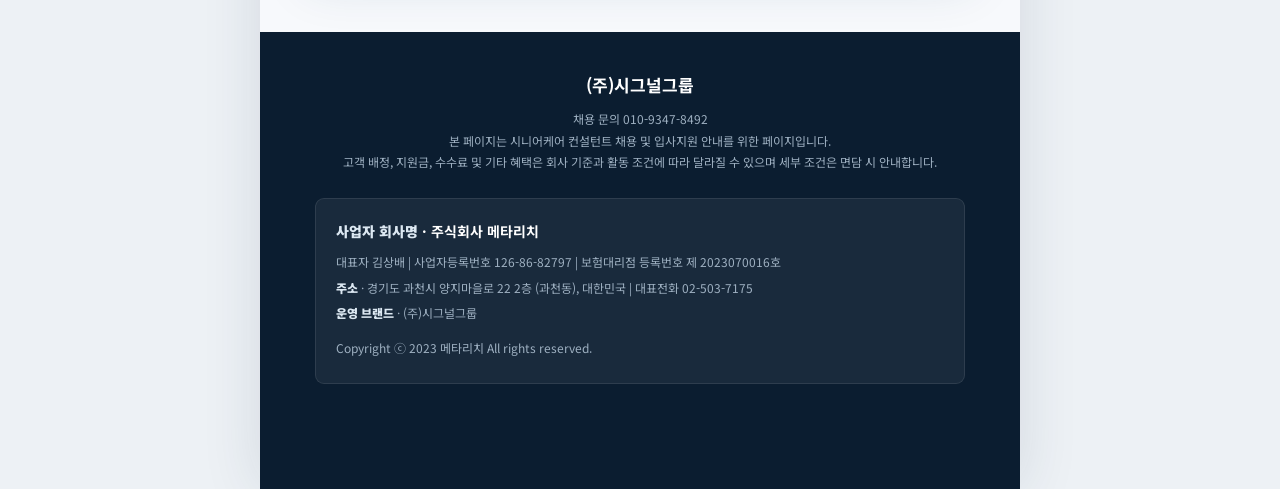
<file: yj/index.html>
<!doctype html>
<html lang="ko">
<head>
  <meta charset="utf-8">
  <meta name="viewport" content="width=device-width,initial-scale=1,viewport-fit=cover">
  <meta name="theme-color" content="#102b48">
  <title>시니어케어 컨설턴트 특별 채용 | (주)시그널그룹</title>
  <meta name="description" content="지역별 시니어케어 컨설턴트 특별 채용. 월 DB 20건 지원.">
  <meta property="og:type" content="website">
  <meta property="og:title" content="시니어케어 컨설턴트 특별 채용">
  <meta property="og:description" content="월 DB 20건 지원 · 지역별 시니어케어 컨설턴트 모집">
  <link rel="preconnect" href="https://fonts.googleapis.com">
  <link rel="preconnect" href="https://fonts.gstatic.com" crossorigin>
  <link href="https://fonts.googleapis.com/css2?family=Noto+Sans+KR:wght@400;500;600;700;800;900&amp;display=swap" rel="stylesheet">
  <link rel="stylesheet" href="../assets/style.css">
</head>
<body>
<main class="page">
  <header class="hero">
    <div class="hero-copy">
      <span class="hero-alert">DB 제공 20건 · 빠른 정착 지원</span>
      <span class="region-badge"><span data-region>강원 원주</span> 특별 채용</span>
      <h1>시니어케어 컨설턴트</h1>
      <p class="hero-sub">SYSTEM &amp; DATA DRIVEN RECRUITMENT</p>
    </div>
    <div class="hero-photo" aria-label="시니어 고객과 상담하는 컨설턴트 이미지">
      <img src="../assets/partners-jobkorea-reference.png" alt="시니어 고객과 상담 중인 컨설턴트">
    </div>
    <div class="hero-stats">
      <div class="hero-stat"><span>초기 DB 비용</span><strong>0원</strong></div>
      <div class="hero-stat"><span>월 DB 지원</span><strong>20건</strong></div>
      <div class="hero-stat"><span>수수료율</span><strong>최고 2,500%</strong></div>
    </div>
  </header>

  <section class="section">
    <div class="center-title">
      <p class="eyebrow">JOB IDENTITY</p>
      <h2>시니어케어 컨설턴트란<br>무엇입니까?</h2>
      <p>고령자와 가족이 마주한 돌봄 문제를 함께 해결하는 라이프케어 전문가입니다.</p>
    </div>
    <div class="quote-card reveal">“막막한 요양과 돌봄의 순간,<br><span class="blue">가장 현실적인 선택지를 제시하는 사람</span>입니다.”</div>
    <div class="role-list reveal">
      <article class="role-item"><span class="role-num">1</span><div><h3>맞춤형 상담을 합니다</h3><p>고령자와 보호자의 상황을 듣고 필요한 돌봄·요양 정보를 안내합니다.</p></div></article>
      <article class="role-item"><span class="role-num">2</span><div><h3>케어 서비스를 연결합니다</h3><p>재가 서비스, 요양 시설, 병원 동행 등 적합한 해결 방법을 함께 설계합니다.</p></div></article>
    </div>
  </section>

  <section class="section dark">
    <h2 class="section-title">왜 지금,<br>상담 문의가 폭발할까요?</h2>
    <p class="section-lead">고령화는 빠르게 진행되지만, 가족이 직접 해결하기에는 돌봄 제도가 너무 복잡합니다.</p>
    <div class="dark-panel reveal">
      <p>대한민국은 초고령사회로 진입했습니다.</p>
      <ul class="check-list">
        <li>돌봄과 요양이 필요한 인구의 지속적인 증가</li>
        <li>보호자가 혼자 해결하기 어려운 복잡한 제도</li>
        <li>정보를 정리하고 방향을 제시할 전문가 부족</li>
      </ul>
    </div>
    <p class="dark-result">그래서 지금, 시니어케어 전문 상담이 필요합니다.</p>
  </section>

  <section class="section peach">
    <h2 class="section-title">우리가 해결해야 할<br>5060세대의 공포</h2>
    <div class="review-card reveal">
      <span class="review-label">Voice of Customer</span>
      <blockquote>“부모님 돌봄을 어디서부터 알아봐야 할지 막막했어요. 누군가 제 상황을 듣고 선택지를 정리해 주길 바랐습니다.”</blockquote>
      <cite>시니어케어 상담을 요청한 보호자 사례</cite>
    </div>
    <p class="section-lead" style="text-align:center">정보가 부족해서가 아니라,<br><strong class="blue">내 상황에 맞는 설명을 듣지 못해</strong> 불안한 것입니다.</p>
  </section>

  <section class="section">
    <h2 class="section-title">결국, 상담 요청 속도가<br>처리 속도를 넘어섰습니다.</h2>
    <div class="demand-card reveal">
      <p>상담을 기다리는 고객</p>
      <div class="demand-number">3,000<small>건/월</small></div>
      <p>계속해서 문의가 접수되고 있습니다.</p>
      <div class="demand-note">함께 상담할 시니어케어 컨설턴트가 필요합니다.</div>
    </div>
  </section>

  <section class="section soft">
    <h2 class="section-title">그래서 ‘강매’가<br>필요 없습니다.</h2>
    <p class="section-lead">이미 도움을 요청한 고객을 만나, 필요한 내용을 안내하는 상담 중심의 일입니다.</p>
    <div class="comparison reveal">
      <div class="compare-col"><h3>기존 영업 방식</h3><ul><li>지인 중심 영업</li><li>무작위 전화와 방문</li><li>니즈 없는 고객 설득</li><li>DB 비용 개인 부담</li></ul></div>
      <div class="compare-col"><h3>시그널그룹 상담 방식</h3><ul><li>상담 신청 고객 중심</li><li>고객 상황에 맞는 안내</li><li>교육과 가이드 제공</li><li>월 DB 20건 지원</li></ul></div>
    </div>
    <div class="system-card reveal">
      <h3>상담에 집중할 수 있는 시스템</h3>
      <div class="system-row"><b>1.</b><p>고객과 편안하게 대화하며 현재 상황과 고민을 확인합니다.</p></div>
      <div class="system-row"><b>2.</b><p>교육받은 상담 가이드에 따라 필요한 해결 방향을 안내합니다.</p></div>
    </div>
  </section>

  <section class="section">
    <h2 class="section-title"><span data-region>강원 원주</span>에서<br>활동할 수 있습니다.</h2>
    <p class="section-lead">본인의 상황에 맞는 업무 방식을 선택할 수 있도록 교육과 현장 지원을 제공합니다.</p>
    <div class="work-grid reveal">
      <article class="work-card"><span class="work-tag">Center</span><h3>거점 사무실 활동</h3><ul><li><span data-region-short>원주</span> 지역 고객 상담</li><li>교육 및 코칭 지원</li><li>동료 컨설턴트와 협업</li></ul></article>
      <article class="work-card remote"><span class="work-tag">Remote</span><h3>재택 기반 활동</h3><ul><li>전화 및 온라인 상담</li><li>일정에 맞춘 유연한 활동</li><li>온라인 교육과 실시간 지원</li></ul></article>
    </div>
  </section>

  <section class="section dark">
    <h2 class="section-title">그래서,<br>얼마나 벌 수 있습니까?</h2>
    <p class="income-intro">성과에 집중할 수 있도록 상담 DB와 수수료 체계를 지원합니다.</p>
    <div class="income-card reveal"><div class="income-label">매월 지원되는 상담 DB</div><div class="income-big">20<small>건</small></div><div class="income-fine">* 회사 기준 및 활동 조건 충족 시</div></div>
    <div class="income-card reveal"><div class="income-label">성과에 따른 월 수입 예시</div><div class="income-big rose">800 ~ 2,000<small>만원</small></div><div class="income-fine">* 개인별 활동량과 계약 성과에 따라 차이가 있습니다.</div></div>
    <div class="commission-bar">수수료율 <strong>2,000% ~ 2,400%</strong> 적용</div>
  </section>

  <section class="section soft">
    <h2 class="section-title">이런 분을<br>기다립니다.</h2>
    <div class="fit-card reveal">
      <h3>경력보다 태도와 진심을 봅니다.</h3>
      <ul class="fit-list"><li>사람의 이야기를 편안하게 들어주실 수 있는 분</li><li>시니어 산업과 돌봄 분야의 성장성을 믿는 분</li><li>교육을 통해 전문 상담 역량을 키우고 싶은 분</li><li>고객에게 필요한 도움을 정직하게 안내할 분</li></ul>
    </div>
  </section>

  <section class="section apply" id="apply">
    <div class="apply-head"><p class="eyebrow">즉시 지원하기</p><h2><span data-region>강원 원주</span><br>시니어케어 컨설턴트 모집</h2><p>간단한 정보를 남겨주시면 담당자가 순차적으로 안내드립니다.</p></div>
    <form class="form-card" id="leadForm" novalidate>
      <div class="region-context"><span>현재 모집 지역</span><strong data-region>강원 원주</strong></div>
      <div class="fields">
        <div class="field"><label for="name">이름</label><input id="name" name="name" autocomplete="name" maxlength="30" required placeholder="이름을 입력해 주세요"></div>
        <div class="field"><label for="phone">연락처</label><input id="phone" name="phone" type="tel" inputmode="numeric" autocomplete="tel" maxlength="13" required placeholder="010-0000-0000"></div>
      </div>
      <div class="honeypot" aria-hidden="true"><label for="website">웹사이트</label><input id="website" name="website" tabindex="-1" autocomplete="off"></div>
      <label class="privacy"><input type="checkbox" name="privacy" required><span>개인정보 수집·이용에 동의합니다. <button type="button" id="privacyOpen">내용 보기</button></span></label>
      <button class="submit" type="submit">지원 접수하기</button>
      <p class="form-message" role="status" aria-live="polite"></p>
      <div class="direct"><a class="contact-btn phone" href="tel:010-9347-8492">전화 문의</a><a class="contact-btn kakao" href="https://open.kakao.com/o/sdqVm6Qg" target="_blank" rel="noopener">카카오톡 오픈채팅</a></div>
    </form>
  </section>

  <footer>
    <strong>(주)시그널그룹</strong>
    <div>채용 문의 010-9347-8492</div>
    <div>본 페이지는 시니어케어 컨설턴트 채용 및 입사지원 안내를 위한 페이지입니다.</div>
    <div>고객 배정, 지원금, 수수료 및 기타 혜택은 회사 기준과 활동 조건에 따라 달라질 수 있으며 세부 조건은 면담 시 안내합니다.</div>
    <div class="legal-company">
      <b><span class="info-label">사업자 회사명</span> · 주식회사 메타리치</b>
      <p>대표자 김상배 | 사업자등록번호 126-86-82797 | 보험대리점 등록번호 제 2023070016호</p>
      <p><span class="info-label">주소</span> · 경기도 과천시 양지마을로 22 2층 (과천동), 대한민국 | 대표전화 02-503-7175</p>
      <p><span class="info-label">운영 브랜드</span> · (주)시그널그룹</p>
      <p class="copyright">Copyright ⓒ 2023 메타리치 All rights reserved.</p>
    </div>
  </footer>
</main>

<nav class="sticky" aria-label="빠른 문의"><a class="phone" href="tel:010-9347-8492">☎ 전화 문의</a><a class="apply-link" href="#apply">즉시 지원하기</a></nav>
<div class="modal" id="privacyModal" role="dialog" aria-modal="true" aria-labelledby="privacyTitle"><div class="modal-box"><h3 id="privacyTitle">개인정보 수집 및 이용 안내</h3><p>수집 항목: 이름, 연락처, 지원 지역</p><p>수집 목적: 입사 상담 및 채용 안내</p><p>보유 기간: 상담 및 채용 절차 종료 후 지체 없이 파기하며, 관계 법령에 따라 보관이 필요한 경우 해당 기간 동안 보관합니다.</p><p>동의를 거부할 수 있으며, 거부 시 지원 접수가 제한될 수 있습니다.</p><button type="button" id="privacyClose">확인</button></div></div>
<div class="modal" id="successModal" role="dialog" aria-modal="true" aria-labelledby="successTitle"><div class="modal-box"><h3 id="successTitle">지원이 접수되었습니다</h3><p>담당자가 신청 내용을 확인한 후 순차적으로 연락드리겠습니다.</p><button type="button" id="successClose">확인</button></div></div>
<noscript>지원 접수를 위해 자바스크립트를 활성화해 주세요.</noscript>
<script src="../assets/app.js"></script>
</body>
</html>
</file>
<file: assets/recruit.css>
:root{--navy:#0d3154;--navy-deep:#092641;--navy-soft:#174a75;--blue:#24669d;--sky:#eaf4fc;--ice:#f5f9fc;--orange:#ff941f;--orange-deep:#f26a21;--ink:#102c48;--muted:#60748a;--line:#d9e6f0;--white:#fff;--shadow:0 18px 48px rgba(13,49,84,.13)}
*{box-sizing:border-box}html{scroll-behavior:smooth;scroll-padding-top:66px}body{margin:0;background:#e8eef3;color:var(--ink);font-family:"Noto Sans KR",sans-serif;line-height:1.58;word-break:keep-all;-webkit-font-smoothing:antialiased}button,input{font:inherit}a{color:inherit;text-decoration:none}.page{width:min(100%,760px);margin:0 auto;overflow:clip;background:var(--white);box-shadow:0 0 56px rgba(25,48,75,.14)}.section{padding:68px 46px;scroll-margin-top:66px}.section.soft{background:var(--ice)}.section.dark{background:var(--navy-deep);color:var(--white)}.section.warm{background:#fff8f2}.eyebrow{margin:0 0 11px;color:var(--blue);font-size:13px;font-weight:900;letter-spacing:.13em}.dark .eyebrow{color:#ffba69}.section-title{margin:0;font-size:clamp(30px,6vw,42px);line-height:1.28;letter-spacing:-.05em}.section-lead{margin:18px 0 0;color:var(--muted);font-size:17px}.dark .section-lead{color:#c4d4e2}.orange{color:var(--orange)}.blue{color:var(--blue)}.reveal{opacity:0;transform:translateY(18px);transition:opacity .55s ease,transform .55s ease}.reveal.visible{opacity:1;transform:none}
.section-tabs{position:sticky;top:0;z-index:50;display:flex;width:min(100%,760px);margin:0 auto;overflow-x:auto;background:rgba(9,38,65,.97);scrollbar-width:none;box-shadow:0 8px 24px rgba(5,25,43,.2)}.section-tabs::-webkit-scrollbar{display:none}.section-tabs a{flex:1 0 auto;min-width:118px;padding:17px 13px 15px;border-bottom:3px solid transparent;color:#b9cada;text-align:center;font-size:13px;font-weight:800;transition:color .18s,background .18s,border-color .18s}.section-tabs a:hover,.section-tabs a.active{color:#fff;border-bottom-color:var(--orange);background:rgba(255,255,255,.06)}
.hero{background:var(--navy-deep);color:#fff;text-align:center}.hero-copy{padding:42px 36px 34px}.hero-kicker{display:inline-flex;align-items:center;min-height:38px;padding:0 19px;border-radius:999px;background:linear-gradient(100deg,var(--orange),var(--orange-deep));color:#fff;font-size:14px;font-weight:900;box-shadow:0 8px 20px rgba(255,117,26,.22)}.hero h1{margin:24px 0 0;font-size:clamp(42px,8vw,62px);line-height:1.12;letter-spacing:-.07em}.hero h1 span{display:block;color:#b9ddff}.hero-role{display:flex;align-items:center;justify-content:center;gap:14px;margin:23px 0 0;font-size:22px;font-weight:900}.hero-role::before,.hero-role::after{content:"";width:48px;height:2px;background:#fff;opacity:.75}.hero-region{margin:13px 0 0;color:#adc6db;font-size:14px;font-weight:700}.hero-photo{position:relative;width:100%;aspect-ratio:1.92/1;overflow:hidden;background:#d7e4ec}.hero-photo img{position:absolute;inset:0 auto auto 0;width:205%;max-width:none;transform:translate(-16%,-10%)}.hero-points{display:grid;grid-template-columns:repeat(3,1fr);background:#071f36;border-top:1px solid rgba(255,255,255,.1)}.hero-point{padding:20px 8px 22px}.hero-point+.hero-point{border-left:1px solid rgba(255,255,255,.12)}.hero-point span{display:block;color:#89a7c0;font-size:11px;font-weight:700}.hero-point strong{display:block;margin-top:3px;color:#fff;font-size:17px}.hero-point:last-child strong{color:#ffd16c}
.intro-card{margin-top:28px;padding:30px;border:1px solid var(--line);border-radius:14px;background:#fff;box-shadow:0 10px 30px rgba(22,70,109,.07)}.intro-card p{margin:0;font-size:18px;font-weight:700}.intro-card small{display:block;margin-top:13px;color:var(--muted);font-size:14px}.step-list{display:grid;gap:13px;margin-top:27px}.step-card{display:grid;grid-template-columns:48px 52px 1fr;align-items:center;gap:15px;padding:19px;border:1px solid var(--line);border-radius:12px;background:#fff}.step-num{display:grid;place-items:center;width:43px;height:43px;border-radius:12px;background:var(--navy);color:#fff;font-weight:900}.step-icon{display:grid;place-items:center;width:49px;height:49px;border-radius:50%;background:var(--sky);color:var(--orange-deep);font-size:23px}.step-card h3{margin:0;font-size:18px}.step-card p{margin:3px 0 0;color:var(--muted);font-size:13px}.notice-box{margin-top:25px;padding:22px 24px;border-radius:12px;background:var(--navy);color:#fff}.notice-box h3{margin:0 0 10px;font-size:18px}.notice-box ul{margin:0;padding-left:20px;color:#d8e4ee;font-size:14px}
.fit-grid{display:grid;grid-template-columns:1fr 1fr;gap:13px;margin-top:28px}.fit-card{padding:25px 20px;border:1px solid var(--line);border-radius:12px;background:#fff}.fit-card b{display:grid;place-items:center;width:44px;height:44px;border-radius:50%;background:var(--sky);color:var(--navy);font-size:21px}.fit-card h3{margin:15px 0 3px;font-size:17px;line-height:1.45}.fit-card p{margin:0;color:var(--muted);font-size:13px}.fit-result{margin-top:17px;padding:21px;border-radius:11px;background:#eaf4fc;text-align:center;font-size:18px;font-weight:900}
.training-photo{margin:27px -46px 0;aspect-ratio:2.3/1;overflow:hidden}.training-photo img{width:100%;height:100%;object-fit:cover;object-position:center 42%;filter:saturate(.88)}.training-list{display:grid;gap:12px;margin-top:26px}.training-item{display:grid;grid-template-columns:64px 1fr 30px;align-items:center;min-height:76px;padding:8px 18px 8px 9px;border:1px solid var(--line);border-radius:12px;background:#fff}.training-item b{display:grid;place-items:center;align-self:stretch;border-radius:9px;background:var(--navy);color:var(--orange);font-size:22px}.training-item strong{padding-left:18px;font-size:18px}.training-item span{color:#7890a5;font-size:24px}
.conditions{display:grid;gap:14px;margin-top:27px}.condition-card{padding:25px;border:1px solid rgba(255,255,255,.14);border-radius:12px;background:rgba(255,255,255,.07)}.condition-card span{display:inline-block;padding:5px 11px;border-radius:5px;background:#fff;color:var(--navy);font-size:12px;font-weight:900}.condition-card h3{margin:15px 0 6px;font-size:20px}.condition-card p{margin:0;color:#c7d6e3;font-size:14px}.condition-alert{margin-top:16px;padding:18px 20px;border:1px solid #ffbd68;border-radius:10px;background:rgba(255,148,31,.1);color:#ffe0b8;font-size:13px}
.area-box{margin-top:28px;padding:28px;border:1px solid #cfe1ef;border-radius:14px;background:linear-gradient(135deg,#eef7fe,#fff)}.area-label{color:var(--blue);font-size:12px;font-weight:900;letter-spacing:.1em}.area-box h3{margin:6px 0 8px;font-size:28px}.area-box p{margin:0;color:var(--muted)}.area-list{display:flex;flex-wrap:wrap;gap:8px;margin-top:18px}.area-list span{padding:7px 11px;border-radius:999px;background:#fff;border:1px solid var(--line);color:var(--navy);font-size:12px;font-weight:800}.inline-cta{display:flex;align-items:center;justify-content:space-between;gap:20px;margin-top:28px;padding:20px 24px;border-radius:12px;background:var(--navy);color:#fff}.inline-cta p{margin:0;font-size:15px;font-weight:800}.inline-cta a{flex:none;padding:11px 15px;border-radius:8px;background:var(--orange);color:#fff;font-size:13px;font-weight:900}
.apply{background:#f4f8fb;border-top:1px solid var(--line)}.apply-head{text-align:center}.apply-head h2{margin:0;font-size:clamp(31px,6vw,43px);line-height:1.25;letter-spacing:-.05em}.apply-head p{margin:12px 0 0;color:var(--muted)}.form-card{margin-top:28px;padding:30px;border:1px solid var(--line);border-radius:14px;background:#fff;box-shadow:var(--shadow)}.region-context{display:flex;align-items:center;justify-content:space-between;gap:14px;margin-bottom:17px;padding:14px 16px;border-radius:9px;background:var(--sky);color:#59708a;font-size:13px}.region-context strong{color:var(--blue);font-size:17px}.fields{display:grid;grid-template-columns:1fr 1fr;gap:14px}.field label{display:block;margin-bottom:7px;font-size:13px;font-weight:900}.field input{width:100%;min-height:53px;padding:0 14px;border:1px solid #cdd7e1;border-radius:8px;background:#fff;color:var(--ink)}.field input:focus-visible,.privacy button:focus-visible,.submit:focus-visible,.contact-btn:focus-visible,.sticky a:focus-visible,.section-tabs a:focus-visible{outline:3px solid rgba(45,103,162,.26);outline-offset:2px}.honeypot{position:absolute!important;width:1px!important;height:1px!important;overflow:hidden!important;clip:rect(0,0,0,0)!important}.privacy{display:flex;align-items:flex-start;gap:9px;margin:18px 0;color:var(--muted);font-size:13px}.privacy input{width:18px;height:18px;flex:none}.privacy button{padding:0;border:0;background:none;color:var(--blue);font-weight:900;text-decoration:underline;cursor:pointer}.submit{width:100%;min-height:64px;border:0;border-radius:9px;background:linear-gradient(100deg,var(--orange-deep),#ff4f28);color:#fff;font-size:20px;font-weight:900;cursor:pointer;box-shadow:0 10px 25px rgba(241,89,31,.26);transition:transform .18s,filter .18s}.submit:hover{filter:brightness(1.04);transform:translateY(-1px)}.submit:disabled{opacity:.62;transform:none;cursor:wait}.form-message{min-height:22px;margin:12px 0 0;text-align:center;font-size:13px;font-weight:800}.direct{display:grid;grid-template-columns:1fr 1fr;gap:11px;margin-top:13px}.contact-btn{display:flex;align-items:center;justify-content:center;min-height:51px;border-radius:8px;font-weight:900}.contact-btn.phone{background:#eef2f7;color:var(--navy)}.contact-btn.kakao{background:#fee500;color:#311c1c}
footer{padding:38px 30px 110px;background:#071d31;color:#9eb0c1;text-align:center;font-size:12px;line-height:1.8}footer>strong{display:block;margin-bottom:8px;color:#fff;font-size:17px}.legal-company{max-width:650px;margin:25px auto 0;padding:20px;border:1px solid rgba(255,255,255,.09);border-radius:9px;background:rgba(255,255,255,.06);text-align:left}.legal-company b{display:block;margin-bottom:7px;color:#fff;font-size:14px}.legal-company p{margin:4px 0}.legal-company .info-label{color:#dce8f2;font-weight:900}.legal-company .copyright{margin-top:13px}.sticky{position:fixed;left:50%;bottom:max(10px,env(safe-area-inset-bottom));z-index:60;display:grid;grid-template-columns:.8fr 1.2fr;width:min(calc(100% - 22px),700px);overflow:hidden;border-radius:11px;transform:translateX(-50%);box-shadow:0 12px 30px rgba(7,24,41,.28)}.sticky a{display:flex;align-items:center;justify-content:center;min-height:60px;font-weight:900}.sticky .phone{background:#fff;color:var(--navy)}.sticky .apply-link{background:linear-gradient(100deg,var(--orange-deep),#ff4f28);color:#fff}.modal{position:fixed;inset:0;z-index:100;display:none;place-items:center;padding:20px;background:rgba(5,17,30,.76)}.modal.open{display:grid}.modal-box{width:min(100%,490px);max-height:82vh;overflow:auto;padding:27px;border-radius:12px;background:#fff}.modal-box h3{margin-top:0}.modal-box p{color:var(--muted);font-size:14px}.modal-box>button{width:100%;min-height:48px;border:0;border-radius:7px;background:var(--navy);color:#fff;font-weight:900;cursor:pointer}
@media(max-width:620px){html{scroll-padding-top:59px}.section{padding:52px 22px;scroll-margin-top:59px}.section-tabs a{min-width:102px;padding:15px 10px 13px;font-size:12px}.hero-copy{padding:32px 19px 27px}.hero-kicker{min-height:34px;font-size:12px}.hero h1{font-size:39px}.hero-role{gap:8px;font-size:17px}.hero-role::before,.hero-role::after{width:25px}.hero-point{padding:16px 4px 18px}.hero-point strong{font-size:14px}.section-title{font-size:30px}.section-lead{font-size:15px}.intro-card{padding:23px 20px}.intro-card p{font-size:16px}.step-card{grid-template-columns:40px 43px 1fr;gap:10px;padding:15px 13px}.step-num{width:37px;height:37px}.step-icon{width:42px;height:42px;font-size:19px}.step-card h3{font-size:16px}.fit-grid{grid-template-columns:1fr}.training-photo{margin-left:-22px;margin-right:-22px}.training-item{grid-template-columns:55px 1fr 24px;min-height:69px}.training-item strong{padding-left:13px;font-size:16px}.inline-cta{align-items:flex-start;flex-direction:column}.area-box{padding:22px 19px}.form-card{padding:23px 17px}.fields{grid-template-columns:1fr}.region-context{align-items:flex-start;flex-direction:column;gap:3px}.direct{grid-template-columns:1fr}footer{padding-left:20px;padding-right:20px}}
@media(prefers-reduced-motion:reduce){html{scroll-behavior:auto}.reveal{opacity:1;transform:none;transition:none}.submit{transition:none}}
.hero-photo{aspect-ratio:1.96/1}.hero-photo img{width:209.8%;transform:translate(-16.65%,-10.95%)}
.training-photo{position:relative;background:#d7e4ec}.training-photo img{position:absolute;inset:0 auto auto 0;width:209.8%;height:auto;max-width:none;object-fit:initial;transform:translate(-16.65%,-10.95%)}
.hero-photo img.national-hero{inset:0;width:100%;height:100%;max-width:100%;object-fit:cover;object-position:center;transform:none}.training-photo img.national-hero{inset:0;width:100%;height:100%;max-width:100%;object-fit:cover;object-position:center 48%;transform:none}
.why-section{background:linear-gradient(180deg,#fff 0,#f8fbfe 100%)}.why-grid{display:grid;grid-template-columns:repeat(3,1fr);gap:13px;margin-top:30px}.why-grid article{padding:24px 20px;border:1px solid var(--line);border-radius:13px;background:#fff;box-shadow:0 12px 30px rgba(16,44,72,.06)}.why-grid span{display:grid;place-items:center;width:40px;height:40px;border-radius:10px;background:var(--navy);color:var(--orange);font-weight:900}.why-grid h3{margin:17px 0 8px;font-size:18px;line-height:1.4}.why-grid p{margin:0;color:var(--muted);font-size:13px}.bottleneck{display:grid;grid-template-columns:1fr auto;align-items:center;gap:16px;margin-top:22px;padding:28px;border-radius:15px;background:var(--navy-deep);color:#fff}.bottleneck span{color:#ffba69;font-size:12px;font-weight:900;letter-spacing:.08em}.bottleneck h3{margin:8px 0 0;font-size:20px;line-height:1.5}.bottleneck strong{color:var(--orange);font-size:34px;letter-spacing:-.06em}.bottleneck strong em{color:#fff;font-size:13px;font-style:normal}.bottleneck>p{grid-column:1/-1;margin:0;padding-top:17px;border-top:1px solid rgba(255,255,255,.14);color:#c7d6e3;font-size:13px}
.system-flow{display:grid;grid-template-columns:1fr 1fr;gap:13px;margin-top:28px}.system-flow article{display:grid;grid-template-columns:43px 1fr;align-items:center;gap:4px 14px;padding:20px;border:1px solid var(--line);border-radius:12px;background:#fff}.system-flow b{grid-row:1/3;display:grid;place-items:center;width:40px;height:40px;border-radius:50%;background:var(--navy);color:#fff}.system-flow span{font-size:17px;font-weight:900}.system-flow small{color:var(--muted);font-size:12px}.no-pressure{margin-top:18px;padding:27px;border-left:5px solid var(--orange);border-radius:12px;background:#fff;box-shadow:0 12px 30px rgba(16,44,72,.07)}.no-pressure span{color:var(--orange-deep);font-size:11px;font-weight:900;letter-spacing:.12em}.no-pressure h3{margin:5px 0 7px;font-size:25px}.no-pressure p{margin:0;color:var(--muted)}.db-band{display:grid;grid-template-columns:1fr 1fr;gap:1px;margin-top:18px;overflow:hidden;border-radius:13px;background:#bfcfdd}.db-band div{padding:22px;background:var(--navy);text-align:center;color:#fff}.db-band div:nth-child(2){background:var(--navy-soft)}.db-band span{display:block;color:#adc4d8;font-size:12px}.db-band strong{display:block;margin-top:4px;color:#fff;font-size:28px}.db-band p{grid-column:1/-1;margin:0;padding:12px 17px;background:#e7f0f7;color:var(--muted);font-size:11px;text-align:center}
.income-summary{display:grid;grid-template-columns:1fr 1fr;gap:14px;margin-top:28px}.income-summary article{padding:27px 20px;border:1px solid rgba(255,255,255,.13);border-radius:13px;background:rgba(255,255,255,.07);text-align:center}.income-summary article.accent{border-color:rgba(255,148,31,.5);background:rgba(255,148,31,.1)}.income-summary span,.income-summary small{display:block;color:#abc0d2;font-size:12px}.income-summary strong{display:block;margin:8px 0;color:#fff;font-size:28px;letter-spacing:-.05em}.income-summary .accent strong{color:#ffad4d}.commission-panel{display:flex;align-items:center;justify-content:space-between;gap:24px;margin-top:14px;padding:24px;border-radius:13px;background:#fff;color:var(--ink)}.commission-panel div{flex:none}.commission-panel span{display:block;color:var(--muted);font-size:12px}.commission-panel strong{display:block;margin-top:4px;color:var(--orange-deep);font-size:27px}.commission-panel p{margin:0;color:var(--muted);font-size:13px}.income-note{margin-top:14px;padding:24px;border:1px solid rgba(255,255,255,.13);border-radius:13px;background:rgba(255,255,255,.05)}.income-note h3{margin:0 0 12px}.income-note ul{display:grid;gap:8px;margin:0;padding:0;list-style:none;color:#c7d6e3;font-size:13px}.income-note b{display:inline-block;min-width:68px;color:#fff}
@media(max-width:620px){.why-grid{grid-template-columns:1fr}.bottleneck{grid-template-columns:1fr}.bottleneck>p{grid-column:auto}.system-flow{grid-template-columns:1fr}.income-summary{grid-template-columns:1fr}.commission-panel{align-items:flex-start;flex-direction:column}.commission-panel div{flex:none}.why-grid article,.bottleneck,.no-pressure{padding:22px 19px}}
</file>
<file: assets/style.css>
:root {
  --navy: #183a5d;
  --navy-deep: #102b48;
  --navy-soft: #284e73;
  --blue: #2d67a2;
  --sky: #eaf3fb;
  --ice: #f4f8fc;
  --peach: #fff4ef;
  --rose: #ec1d4f;
  --orange: #f4a21c;
  --ink: #172337;
  --muted: #66758a;
  --line: #dce5ee;
  --white: #fff;
  --shadow: 0 18px 48px rgba(24, 58, 93, .13);
}

* { box-sizing: border-box; }
html { scroll-behavior: smooth; }
body {
  margin: 0;
  background: #edf1f5;
  color: var(--ink);
  font-family: "Noto Sans KR", sans-serif;
  line-height: 1.65;
  word-break: keep-all;
  -webkit-font-smoothing: antialiased;
}
button, input { font: inherit; }
a { color: inherit; text-decoration: none; }
.page {
  width: min(100%, 760px);
  margin: 0 auto;
  overflow: hidden;
  background: var(--white);
  box-shadow: 0 0 56px rgba(25, 48, 75, .12);
}
.section { padding: 64px 46px; }
.section.soft { background: var(--ice); }
.section.peach { background: var(--peach); }
.section.dark { background: var(--navy-deep); color: var(--white); }
.eyebrow {
  margin: 0 0 12px;
  color: var(--blue);
  font-size: 14px;
  font-weight: 900;
  letter-spacing: .14em;
}
.section-title {
  margin: 0;
  padding-left: 18px;
  border-left: 5px solid var(--navy);
  font-size: clamp(28px, 6vw, 40px);
  line-height: 1.33;
  letter-spacing: -.045em;
}
.dark .section-title { border-left-color: var(--orange); }
.section-lead {
  margin: 22px 0 0;
  color: var(--muted);
  font-size: 18px;
}
.dark .section-lead { color: #c7d5e2; }
.accent { color: var(--rose); }
.blue { color: var(--blue); }
.reveal {
  opacity: 0;
  transform: translateY(16px);
  transition: opacity .55s ease, transform .55s ease;
}
.reveal.visible { opacity: 1; transform: none; }

.hero {
  background: var(--navy-deep);
  color: var(--white);
  text-align: center;
}
.hero-copy { padding: 28px 32px 26px; }
.hero-alert {
  display: inline-flex;
  align-items: center;
  min-height: 34px;
  padding: 0 18px;
  border-radius: 4px;
  background: var(--rose);
  font-size: 13px;
  font-weight: 900;
}
.region-badge {
  display: block;
  margin: 18px 0 5px;
  color: #b8d4ee;
  font-size: 16px;
  font-weight: 800;
}
.hero h1 {
  margin: 0;
  font-size: clamp(40px, 8vw, 58px);
  line-height: 1.12;
  letter-spacing: -.065em;
}
.hero-sub {
  margin: 10px 0 0;
  color: #abc3d9;
  font-size: 12px;
  font-weight: 700;
  letter-spacing: .13em;
}
.hero-photo {
  position: relative;
  width: 100%;
  aspect-ratio: 1.96 / 1;
  overflow: hidden;
  background: #d7e1e8;
}
.hero-photo img {
  position: absolute;
  inset: 0 auto auto 0;
  width: 209.8%;
  max-width: none;
  transform: translate(-16.65%, -10.95%);
}
.hero-stats {
  display: grid;
  grid-template-columns: repeat(3, 1fr);
  background: #0c223b;
  border-top: 1px solid rgba(255,255,255,.1);
}
.hero-stat { padding: 19px 10px 21px; }
.hero-stat + .hero-stat { border-left: 1px solid rgba(255,255,255,.13); }
.hero-stat span {
  display: block;
  color: #8faac3;
  font-size: 11px;
  font-weight: 700;
}
.hero-stat strong {
  display: block;
  margin-top: 3px;
  color: #fff;
  font-size: 19px;
  line-height: 1.25;
}
.hero-stat:last-child strong { color: #ffd06d; }

.center-title { text-align: center; }
.center-title h2 {
  margin: 0;
  font-size: clamp(28px, 6vw, 39px);
  line-height: 1.34;
  letter-spacing: -.05em;
}
.center-title p { margin: 12px 0 0; color: var(--muted); }
.quote-card {
  margin-top: 30px;
  padding: 28px;
  border: 1px solid #dfe9f2;
  border-radius: 10px;
  background: #f7fafc;
  box-shadow: 0 8px 24px rgba(31, 69, 104, .06);
  text-align: center;
  font-size: 18px;
  font-weight: 700;
}
.role-list {
  display: grid;
  gap: 15px;
  margin-top: 24px;
}
.role-item {
  display: grid;
  grid-template-columns: 40px 1fr;
  gap: 14px;
  padding: 20px;
  border: 1px solid var(--line);
  border-radius: 9px;
  background: #fff;
}
.role-num {
  display: grid;
  place-items: center;
  width: 34px;
  height: 34px;
  border-radius: 50%;
  background: var(--navy);
  color: #fff;
  font-weight: 900;
}
.role-item h3 { margin: 2px 0 4px; font-size: 18px; }
.role-item p { margin: 0; color: var(--muted); font-size: 14px; }

.dark-panel {
  margin-top: 29px;
  padding: 27px;
  border-radius: 10px;
  background: var(--navy-soft);
  border: 1px solid rgba(255,255,255,.08);
}
.dark-panel p { margin: 0 0 18px; color: #dce8f2; }
.check-list { margin: 0; padding: 0; list-style: none; }
.check-list li {
  position: relative;
  margin: 13px 0;
  padding-left: 28px;
  color: #eef6fc;
  font-weight: 700;
}
.check-list li::before {
  content: "✓";
  position: absolute;
  left: 0;
  color: var(--orange);
  font-weight: 900;
}
.dark-result {
  margin: 26px 0 0;
  color: #fff;
  text-align: center;
  font-size: 18px;
  font-weight: 900;
}

.review-card {
  margin-top: 30px;
  padding: 25px 26px 27px;
  border-left: 4px solid var(--rose);
  border-radius: 9px;
  background: #fff;
  box-shadow: 0 10px 28px rgba(68, 60, 57, .08);
}
.review-label {
  display: inline-block;
  padding: 4px 11px;
  border-radius: 99px;
  background: #ffe3e9;
  color: var(--rose);
  font-size: 11px;
  font-weight: 900;
}
.review-card blockquote {
  margin: 18px 0 0;
  font-size: 17px;
  font-weight: 700;
}
.review-card cite {
  display: block;
  margin-top: 13px;
  color: var(--muted);
  font-size: 13px;
  font-style: normal;
}

.demand-card {
  margin-top: 28px;
  padding: 30px;
  border: 1px solid #f1dfe3;
  border-radius: 10px;
  background: #fff;
  text-align: center;
}
.demand-card p { margin: 0; color: var(--muted); }
.demand-number {
  margin: 14px 0 8px;
  color: var(--navy);
  font-size: 42px;
  font-weight: 900;
  line-height: 1;
  letter-spacing: -.04em;
}
.demand-number small { font-size: 16px; }
.demand-note {
  margin-top: 20px;
  padding: 13px;
  border-radius: 7px;
  background: #fff0f3;
  color: var(--rose);
  font-size: 14px;
  font-weight: 900;
}

.comparison {
  display: grid;
  grid-template-columns: 1fr 1fr;
  margin-top: 28px;
  overflow: hidden;
  border: 1px solid var(--line);
  border-radius: 10px;
  background: #fff;
}
.compare-col { padding: 25px 22px; }
.compare-col:first-child { background: #fff7f7; }
.compare-col:last-child { background: #f2f7fc; }
.compare-col h3 { margin: 0 0 17px; font-size: 16px; text-align: center; }
.compare-col:first-child h3 { color: #ba6670; }
.compare-col:last-child h3 { color: var(--blue); }
.compare-col ul { margin: 0; padding: 0; list-style: none; }
.compare-col li { margin: 11px 0; color: var(--muted); font-size: 13px; }
.compare-col:last-child li { color: #345e86; font-weight: 700; }

.system-card {
  margin-top: 24px;
  padding: 24px 26px;
  border: 1px solid #b8cbdd;
  border-radius: 10px;
  background: #fff;
}
.system-card h3 { margin: 0 0 14px; color: var(--navy); font-size: 19px; }
.system-row {
  display: grid;
  grid-template-columns: 28px 1fr;
  gap: 10px;
  margin: 13px 0;
}
.system-row b { color: var(--rose); }
.system-row p { margin: 0; color: var(--muted); font-size: 14px; }

.work-grid { display: grid; gap: 15px; margin-top: 27px; }
.work-card {
  position: relative;
  padding: 26px;
  border: 1px solid #b9ccdd;
  border-radius: 10px;
  background: #fff;
}
.work-card.remote { border-color: #f2a7b8; }
.work-tag {
  position: absolute;
  right: 20px;
  top: 19px;
  padding: 4px 10px;
  border-radius: 4px;
  background: var(--navy);
  color: #fff;
  font-size: 11px;
  font-weight: 900;
}
.work-card.remote .work-tag { background: var(--rose); }
.work-card h3 { margin: 0 0 13px; font-size: 19px; }
.work-card ul { margin: 0; padding-left: 18px; color: var(--muted); font-size: 14px; }

.income-intro { margin: 0 0 24px; color: #c8d8e6; }
.income-card {
  padding: 31px 22px;
  border-radius: 11px;
  background: #fff;
  color: var(--ink);
  text-align: center;
}
.income-card + .income-card { margin-top: 14px; }
.income-label { color: var(--muted); font-size: 14px; font-weight: 700; }
.income-big {
  margin: 8px 0;
  color: var(--navy-deep);
  font-size: 48px;
  font-weight: 900;
  line-height: 1;
  letter-spacing: -.05em;
}
.income-big.rose { color: var(--rose); font-size: 38px; }
.income-big small { font-size: 18px; }
.income-fine { color: var(--muted); font-size: 12px; }
.commission-bar {
  margin-top: 14px;
  padding: 20px;
  border-radius: 9px;
  background: var(--navy-soft);
  color: #fff;
  text-align: center;
  font-weight: 800;
}
.commission-bar strong { color: #ffd36c; }

.fit-card {
  margin-top: 28px;
  padding: 26px;
  border: 1px solid var(--line);
  border-radius: 10px;
  background: #fff;
}
.fit-card h3 { margin: 0 0 14px; font-size: 19px; }
.fit-list { margin: 0; padding: 0; list-style: none; }
.fit-list li {
  position: relative;
  margin: 12px 0;
  padding-left: 27px;
  color: var(--muted);
}
.fit-list li::before {
  content: "✓";
  position: absolute;
  left: 0;
  color: var(--blue);
  font-weight: 900;
}

.apply {
  background: #f7f9fc;
  border-top: 1px solid var(--line);
}
.apply-head { text-align: center; }
.apply-head h2 {
  margin: 0;
  font-size: clamp(30px, 6vw, 42px);
  line-height: 1.3;
  letter-spacing: -.05em;
}
.apply-head p { margin: 13px 0 0; color: var(--muted); }
.form-card {
  margin-top: 28px;
  padding: 29px;
  border: 1px solid var(--line);
  border-radius: 12px;
  background: #fff;
  box-shadow: var(--shadow);
}
.region-context {
  display: flex;
  align-items: center;
  justify-content: space-between;
  gap: 14px;
  margin-bottom: 17px;
  padding: 14px 16px;
  border-radius: 8px;
  background: var(--sky);
  color: #59708a;
  font-size: 13px;
}
.region-context strong { color: var(--blue); font-size: 17px; }
.fields { display: grid; grid-template-columns: 1fr 1fr; gap: 14px; }
.field label { display: block; margin-bottom: 7px; font-size: 13px; font-weight: 900; }
.field input {
  width: 100%;
  min-height: 52px;
  padding: 0 14px;
  border: 1px solid #cdd7e1;
  border-radius: 7px;
  background: #fff;
  color: var(--ink);
}
.field input:focus-visible,
.privacy button:focus-visible,
.submit:focus-visible,
.contact-btn:focus-visible,
.sticky a:focus-visible {
  outline: 3px solid rgba(45, 103, 162, .25);
  outline-offset: 2px;
}
.honeypot {
  position: absolute !important;
  width: 1px !important;
  height: 1px !important;
  overflow: hidden !important;
  clip: rect(0,0,0,0) !important;
}
.privacy {
  display: flex;
  align-items: flex-start;
  gap: 9px;
  margin: 18px 0;
  color: var(--muted);
  font-size: 13px;
}
.privacy input { width: 18px; height: 18px; flex: none; }
.privacy button {
  padding: 0;
  border: 0;
  background: none;
  color: var(--blue);
  font-weight: 900;
  text-decoration: underline;
  cursor: pointer;
}
.submit {
  width: 100%;
  min-height: 62px;
  border: 0;
  border-radius: 8px;
  background: var(--rose);
  color: #fff;
  font-size: 20px;
  font-weight: 900;
  cursor: pointer;
  box-shadow: 0 10px 24px rgba(236, 29, 79, .24);
  transition: transform .18s ease, filter .18s ease;
}
.submit:hover { filter: brightness(1.04); transform: translateY(-1px); }
.submit:disabled { opacity: .62; transform: none; cursor: wait; }
.form-message { min-height: 22px; margin: 12px 0 0; text-align: center; font-size: 13px; font-weight: 800; }
.direct { display: grid; grid-template-columns: 1fr 1fr; gap: 11px; margin-top: 13px; }
.contact-btn {
  display: flex;
  align-items: center;
  justify-content: center;
  min-height: 51px;
  border-radius: 7px;
  font-weight: 900;
}
.contact-btn.phone { background: #eef2f7; color: var(--navy); }
.contact-btn.kakao { background: #fee500; color: #311c1c; }

footer {
  padding: 38px 30px 105px;
  background: #0b1d30;
  color: #9eb0c1;
  text-align: center;
  font-size: 12px;
  line-height: 1.8;
}
footer > strong { display: block; margin-bottom: 8px; color: #fff; font-size: 17px; }
.legal-company {
  max-width: 650px;
  margin: 25px auto 0;
  padding: 20px;
  border: 1px solid rgba(255,255,255,.09);
  border-radius: 9px;
  background: rgba(255,255,255,.06);
  text-align: left;
}
.legal-company b { display: block; margin-bottom: 7px; color: #fff; font-size: 14px; }
.legal-company p { margin: 4px 0; }
.legal-company .info-label { color: #dce8f2; font-weight: 900; }
.legal-company .copyright { margin-top: 13px; }

.sticky {
  position: fixed;
  left: 50%;
  bottom: max(10px, env(safe-area-inset-bottom));
  z-index: 40;
  display: grid;
  grid-template-columns: 1fr 1fr;
  width: min(calc(100% - 22px), 700px);
  overflow: hidden;
  border-radius: 10px;
  transform: translateX(-50%);
  box-shadow: 0 12px 30px rgba(7, 24, 41, .27);
}
.sticky a {
  display: flex;
  align-items: center;
  justify-content: center;
  min-height: 58px;
  font-weight: 900;
}
.sticky .phone { background: #fff; color: var(--navy); }
.sticky .apply-link { background: var(--rose); color: #fff; }

.modal {
  position: fixed;
  inset: 0;
  z-index: 100;
  display: none;
  place-items: center;
  padding: 20px;
  background: rgba(5, 17, 30, .76);
}
.modal.open { display: grid; }
.modal-box {
  width: min(100%, 490px);
  max-height: 82vh;
  overflow: auto;
  padding: 27px;
  border-radius: 12px;
  background: #fff;
}
.modal-box h3 { margin-top: 0; }
.modal-box p { color: var(--muted); font-size: 14px; }
.modal-box > button {
  width: 100%;
  min-height: 48px;
  border: 0;
  border-radius: 7px;
  background: var(--navy);
  color: #fff;
  font-weight: 900;
  cursor: pointer;
}

@media (max-width: 620px) {
  .section { padding: 52px 22px; }
  .hero-copy { padding: 23px 18px 22px; }
  .hero-alert { font-size: 11px; }
  .region-badge { font-size: 14px; }
  .hero h1 { font-size: 34px; letter-spacing: -.08em; white-space: nowrap; }
  .hero-stat { padding: 15px 5px 17px; }
  .hero-stat span { font-size: 9px; }
  .hero-stat strong { font-size: 15px; }
  .section-title { padding-left: 14px; font-size: 29px; }
  .section-lead { font-size: 16px; }
  .center-title h2 { font-size: 29px; }
  .quote-card { padding: 23px 18px; font-size: 16px; }
  .dark-panel, .review-card, .demand-card, .system-card, .work-card, .fit-card { padding: 22px 19px; }
  .comparison { grid-template-columns: 1fr; }
  .compare-col:first-child { border-bottom: 1px solid var(--line); }
  .income-big { font-size: 42px; }
  .income-big.rose { font-size: 32px; }
  .form-card { padding: 22px 17px; }
  .fields { grid-template-columns: 1fr; }
  .region-context { align-items: flex-start; flex-direction: column; gap: 3px; }
  .direct { grid-template-columns: 1fr; }
  footer { padding-left: 20px; padding-right: 20px; }
}

@media (prefers-reduced-motion: reduce) {
  html { scroll-behavior: auto; }
  .reveal { opacity: 1; transform: none; transition: none; }
  .submit { transition: none; }
}
</file>
